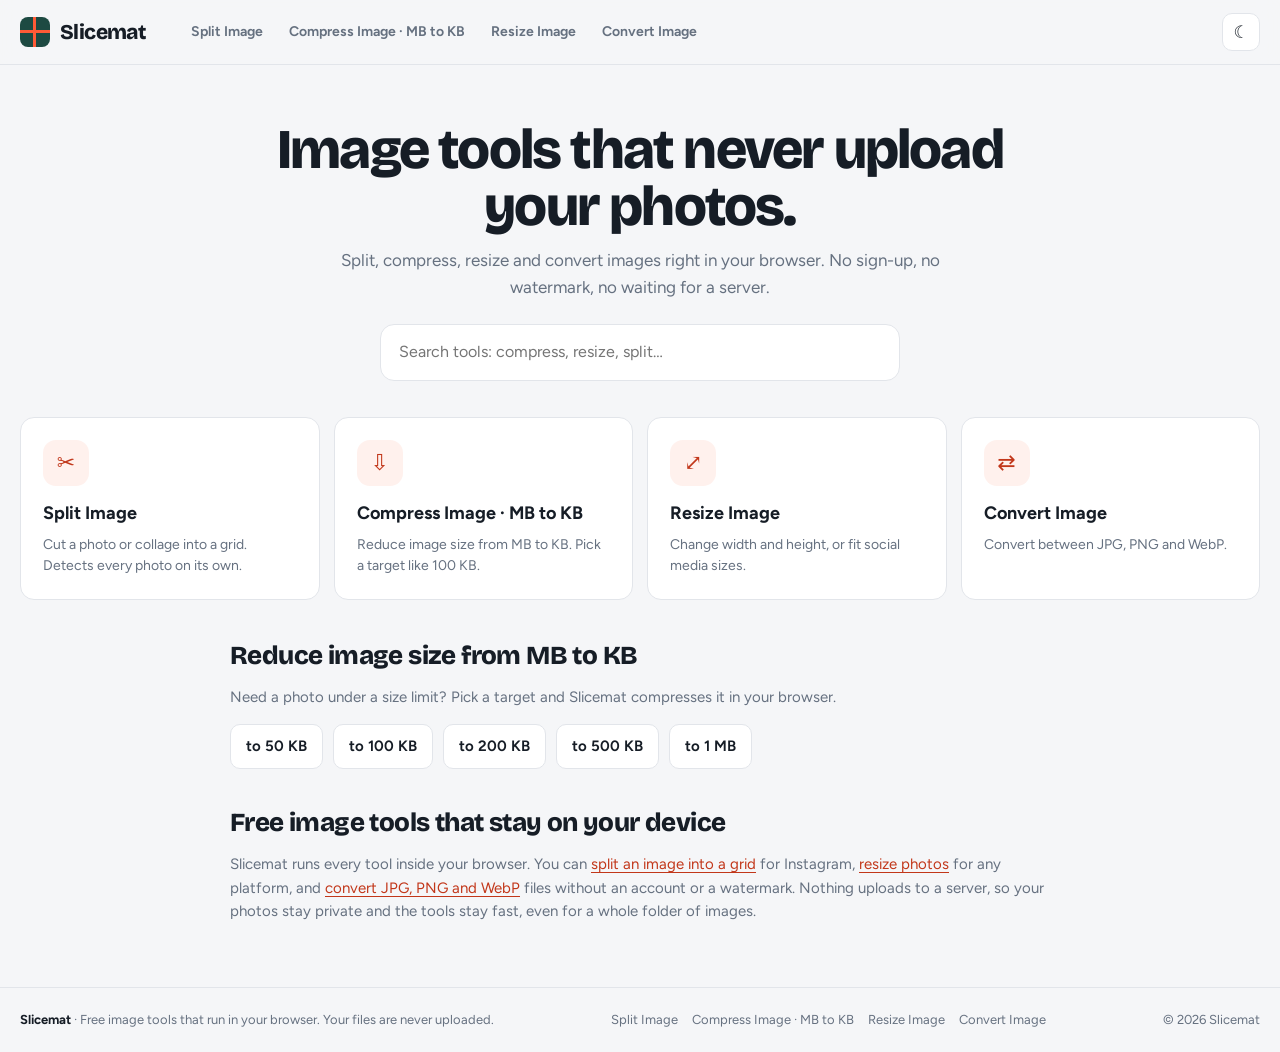
<file: index.html>
<!doctype html><html lang="en"><head><meta charset="utf-8"><meta name="viewport" content="width=device-width,initial-scale=1"><title>Slicemat · Free Image Tools: Split, Compress, Resize, Convert</title><meta name="description" content="Free online image tools that run in your browser: split images into grids, compress MB to KB, resize and convert JPG, PNG and WebP. No uploads."><meta name="theme-color" content="#ffffff"><link rel="preconnect" href="https://fonts.googleapis.com"><link rel="preconnect" href="https://fonts.gstatic.com" crossorigin><link href="https://fonts.googleapis.com/css2?family=Bricolage+Grotesque:opsz,wght@12..96,700;12..96,800&family=Figtree:wght@400;500;600;700;800&display=swap" rel="stylesheet"><link rel="stylesheet" href="assets/hub.css"><script src="assets/hub.js"></script></head><body><header><div class="wrap head"><a class="brand" href="./"><span class="brandmark"></span>Slicemat</a><nav class="main" aria-label="Tools"><a href="split-image/">Split Image</a><a href="compress-image/">Compress Image · MB to KB</a><a href="resize-image/">Resize Image</a><a href="convert-image/">Convert Image</a></nav><div class="headtools"><button class="btn icon" id="theme" aria-label="Toggle dark mode" title="Toggle dark mode">☾</button></div></div></header><div class="wrap"><section class="hero center"><h1>Image tools that never upload your photos.</h1><p>Split, compress, resize and convert images right in your browser. No sign-up, no watermark, no waiting for a server.</p><div class="search"><input id="q" type="search" placeholder="Search tools: compress, resize, split…" aria-label="Search tools"></div></section><div class="tools" id="tools"><a class="tool" href="split-image/" data-k="split image cut a photo or collage into a grid. detects every photo on its own. split grid collage instagram puzzle carousel panels"><div class="ti">✂</div><b>Split Image</b><span>Cut a photo or collage into a grid. Detects every photo on its own.</span></a><a class="tool" href="compress-image/" data-k="compress image · mb to kb reduce image size from mb to kb. pick a target like 100 kb. compress reduce size mb kb shrink jpg optimize"><div class="ti">⇩</div><b>Compress Image · MB to KB</b><span>Reduce image size from MB to KB. Pick a target like 100 KB.</span></a><a class="tool" href="resize-image/" data-k="resize image change width and height, or fit social media sizes. resize scale dimensions pixels instagram width height"><div class="ti">⤢</div><b>Resize Image</b><span>Change width and height, or fit social media sizes.</span></a><a class="tool" href="convert-image/" data-k="convert image convert between jpg, png and webp. convert jpg png webp format change"><div class="ti">⇄</div><b>Convert Image</b><span>Convert between JPG, PNG and WebP.</span></a></div><div class="empty-search hidden" id="none">No tool matches that search yet.</div></div><div class="wrap"><section class="content"><h2>Reduce image size from MB to KB</h2><p>Need a photo under a size limit? Pick a target and Slicemat compresses it in your browser.</p><div class="related"><a class="btn" href="compress-image/?kb=50">to 50 KB</a><a class="btn" href="compress-image/?kb=100">to 100 KB</a><a class="btn" href="compress-image/?kb=200">to 200 KB</a><a class="btn" href="compress-image/?kb=500">to 500 KB</a><a class="btn" href="compress-image/?kb=1024">to 1 MB</a></div><h2>Free image tools that stay on your device</h2><p>Slicemat runs every tool inside your browser. You can <a href="split-image/">split an image into a grid</a> for Instagram, <a href="resize-image/">resize photos</a> for any platform, and <a href="convert-image/">convert JPG, PNG and WebP</a> files without an account or a watermark. Nothing uploads to a server, so your photos stay private and the tools stay fast, even for a whole folder of images.</p></section></div><footer class="footer"><div class="wrap"><div><b>Slicemat</b> · Free image tools that run in your browser. Your files are never uploaded.</div><div class="links"><a href="split-image/">Split Image</a><a href="compress-image/">Compress Image · MB to KB</a><a href="resize-image/">Resize Image</a><a href="convert-image/">Convert Image</a></div><span>© <span id="year"></span> Slicemat</span></div></footer><div class="toast" id="toast" role="status" aria-live="polite"></div><script>document.getElementById('q').oninput=e=>{const v=e.target.value.toLowerCase().trim();let n=0;document.querySelectorAll('#tools .tool').forEach(t=>{const m=!v||t.dataset.k.includes(v);t.classList.toggle('hidden',!m);if(m)n++});document.getElementById('none').classList.toggle('hidden',n>0)}</script></body></html>
</file>
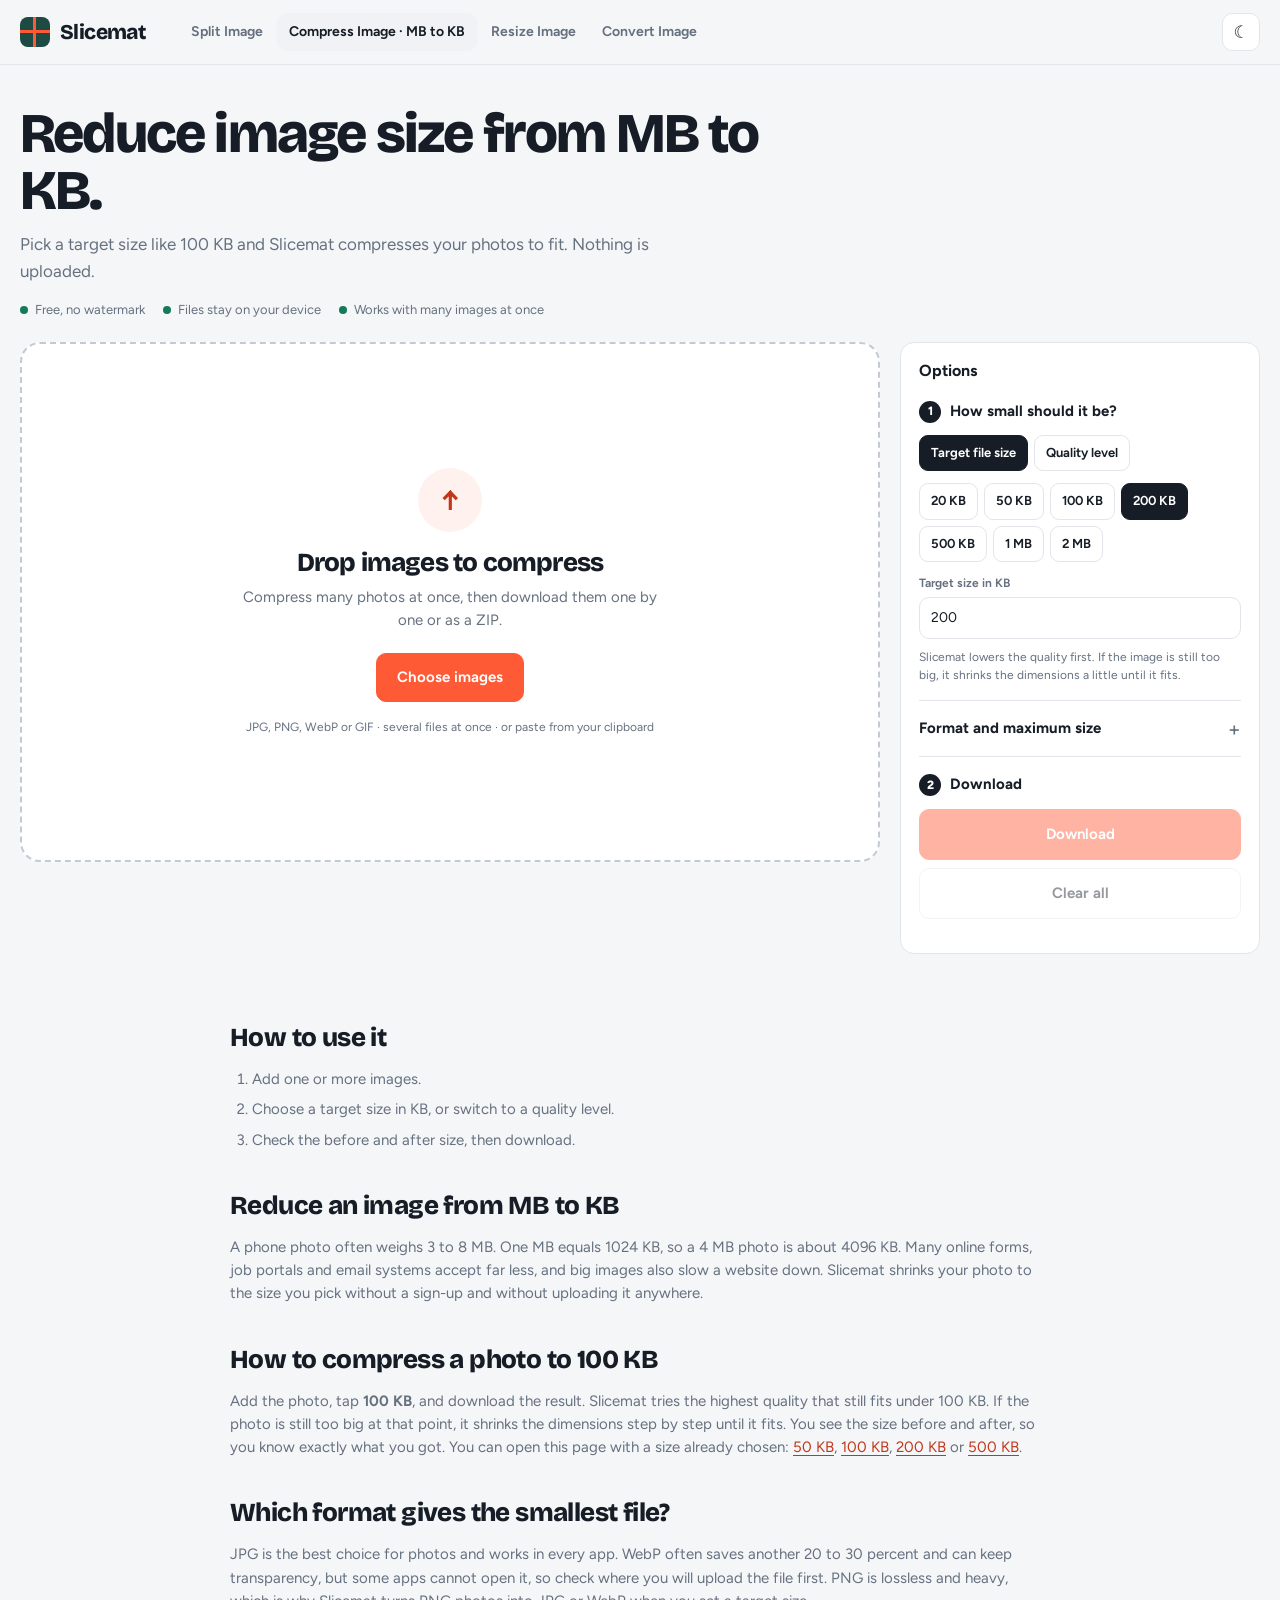
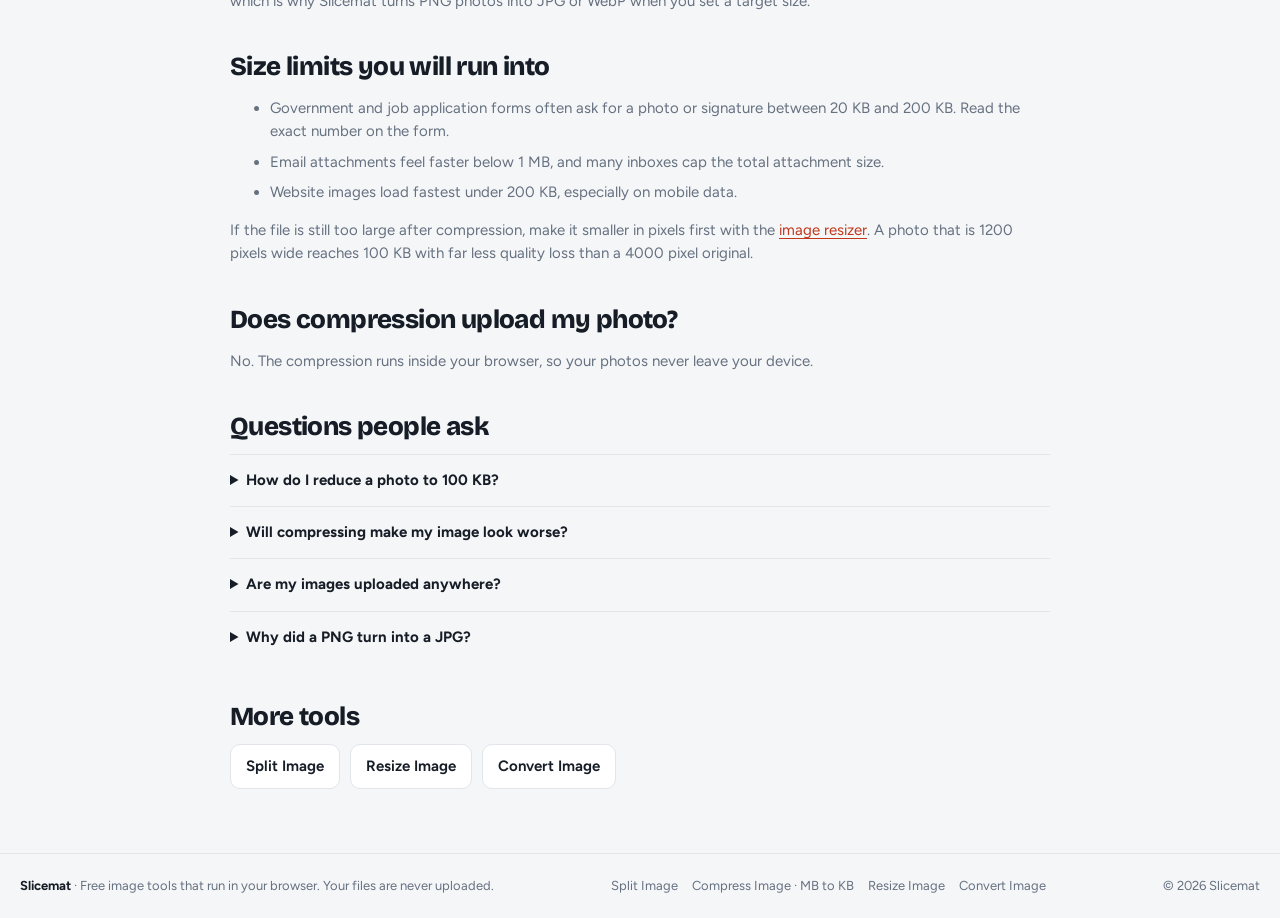
<file: compress-image/index.html>
<!doctype html><html lang="en"><head><meta charset="utf-8"><meta name="viewport" content="width=device-width,initial-scale=1"><title>Compress Image: Reduce MB to KB Online, Free | Slicemat</title><meta name="description" content="Reduce image size from MB to KB online. Set a target like 100 KB, compress JPG, PNG and WebP in your browser. Free, private, no upload."><meta name="theme-color" content="#ffffff"><link rel="preconnect" href="https://fonts.googleapis.com"><link rel="preconnect" href="https://fonts.gstatic.com" crossorigin><link href="https://fonts.googleapis.com/css2?family=Bricolage+Grotesque:opsz,wght@12..96,700;12..96,800&family=Figtree:wght@400;500;600;700;800&display=swap" rel="stylesheet"><link rel="stylesheet" href="../assets/hub.css"><script src="../assets/hub.js"></script></head><body><header><div class="wrap head"><a class="brand" href="../"><span class="brandmark"></span>Slicemat</a><nav class="main" aria-label="Tools"><a href="../split-image/">Split Image</a><a href="../compress-image/" class="on">Compress Image · MB to KB</a><a href="../resize-image/">Resize Image</a><a href="../convert-image/">Convert Image</a></nav><div class="headtools"><button class="btn icon" id="theme" aria-label="Toggle dark mode" title="Toggle dark mode">☾</button></div></div></header><div class="wrap"><section class="hero"><h1>Reduce image size from MB to KB.</h1><p>Pick a target size like 100 KB and Slicemat compresses your photos to fit. Nothing is uploaded.</p><ul class="trust"><li>Free, no watermark</li><li>Files stay on your device</li><li>Works with many images at once</li></ul></section><main class="workspace"><section class="editor"><div class="stage empty" id="stage"><div class="dropzone" id="dropzone"><div class="dropicon">↑</div><h2>Drop images to compress</h2><p>Compress many photos at once, then download them one by one or as a ZIP.</p><div class="dropactions"><button class="btn primary" data-pick="1">Choose images</button></div><div class="callout" style="margin-top:16px">JPG, PNG, WebP or GIF · several files at once · or paste from your clipboard</div></div><div class="filelist hidden" id="list"></div></div><input type="file" id="picker" accept="image/png,image/jpeg,image/webp,image/gif" multiple hidden></section><aside class="panel"><div class="panelhead"><h2>Options</h2></div><section class="group"><div class="gtitle"><span class="step">1</span>How small should it be?</div><div class="seg" id="modes"><button class="chip active" data-m="target">Target file size</button><button class="chip" data-m="quality">Quality level</button></div>
<div id="tgt" style="margin-top:12px"><div class="seg" id="tchips"><button class="chip" data-kb="20">20 KB</button><button class="chip" data-kb="50">50 KB</button><button class="chip" data-kb="100">100 KB</button><button class="chip active" data-kb="200">200 KB</button><button class="chip" data-kb="500">500 KB</button><button class="chip" data-kb="1024">1 MB</button><button class="chip" data-kb="2048">2 MB</button></div><div class="field" style="margin-top:12px"><label for="kb">Target size in KB</label><input id="kb" type="number" min="5" value="200"></div><div class="callout">Slicemat lowers the quality first. If the image is still too big, it shrinks the dimensions a little until it fits.</div></div>
<div id="qual" class="hidden" style="margin-top:12px"><div class="field"><label for="q">Quality: <b id="qv">80</b>%</label><input id="q" type="range" min="10" max="100" value="80"></div></div></section>
<details class="group"><summary>Format and maximum size</summary><div class="field"><label for="fmt">Output format</label><select id="fmt"><option value="image/jpeg">JPG (best for photos)</option><option value="image/webp">WebP (smaller, keeps transparency)</option></select></div><div class="field" style="margin-top:12px"><label for="maxe">Longest side</label><select id="maxe"><option value="0">Keep original size</option><option value="4000">4000 px</option><option value="2560">2560 px</option><option value="1920">1920 px</option><option value="1280">1280 px</option><option value="1080">1080 px</option></select></div></details><section class="group"><div class="gtitle"><span class="step">2</span>Download</div><div class="panelactions"><button class="btn primary wide" id="zip" disabled>Download</button><button class="btn wide" id="clear" disabled>Clear all</button></div></section></aside></main></div><div class="wrap"><section class="content"><h2>How to use it</h2><ol><li>Add one or more images.</li><li>Choose a target size in KB, or switch to a quality level.</li><li>Check the before and after size, then download.</li></ol><h2>Reduce an image from MB to KB</h2>
<p>A phone photo often weighs 3 to 8 MB. One MB equals 1024 KB, so a 4 MB photo is about 4096 KB. Many online forms, job portals and email systems accept far less, and big images also slow a website down. Slicemat shrinks your photo to the size you pick without a sign-up and without uploading it anywhere.</p>
<h2>How to compress a photo to 100 KB</h2>
<p>Add the photo, tap <b>100 KB</b>, and download the result. Slicemat tries the highest quality that still fits under 100 KB. If the photo is still too big at that point, it shrinks the dimensions step by step until it fits. You see the size before and after, so you know exactly what you got. You can open this page with a size already chosen: <a href="./?kb=50">50 KB</a>, <a href="./?kb=100">100 KB</a>, <a href="./?kb=200">200 KB</a> or <a href="./?kb=500">500 KB</a>.</p>
<h2>Which format gives the smallest file?</h2>
<p>JPG is the best choice for photos and works in every app. WebP often saves another 20 to 30 percent and can keep transparency, but some apps cannot open it, so check where you will upload the file first. PNG is lossless and heavy, which is why Slicemat turns PNG photos into JPG or WebP when you set a target size.</p>
<h2>Size limits you will run into</h2>
<ul><li>Government and job application forms often ask for a photo or signature between 20 KB and 200 KB. Read the exact number on the form.</li><li>Email attachments feel faster below 1 MB, and many inboxes cap the total attachment size.</li><li>Website images load fastest under 200 KB, especially on mobile data.</li></ul>
<p>If the file is still too large after compression, make it smaller in pixels first with the <a href="../resize-image/">image resizer</a>. A photo that is 1200 pixels wide reaches 100 KB with far less quality loss than a 4000 pixel original.</p>
<h2>Does compression upload my photo?</h2>
<p>No. The compression runs inside your browser, so your photos never leave your device.</p><h2>Questions people ask</h2><div class="faq"><details><summary>How do I reduce a photo to 100 KB?</summary><p>Add your photo, tap 100 KB in the target list and download the result. Slicemat tries the highest quality that stays under the target. If that is not enough, it shrinks the image a little.</p></details><details><summary>Will compressing make my image look worse?</summary><p>A smaller file always loses some detail. For most photos, you will not notice the difference at moderate targets. Very small targets such as 20 KB can look soft.</p></details><details><summary>Are my images uploaded anywhere?</summary><p>No. The compression happens inside your browser, so your files never leave your device.</p></details><details><summary>Why did a PNG turn into a JPG?</summary><p>JPG and WebP shrink photos far better than PNG. Choose WebP in the format options if you need to keep transparency.</p></details></div><h2>More tools</h2><div class="related"><a class="btn" href="../split-image/">Split Image</a><a class="btn" href="../resize-image/">Resize Image</a><a class="btn" href="../convert-image/">Convert Image</a></div></section></div><script type="application/ld+json">{"@context": "https://schema.org", "@type": "FAQPage", "mainEntity": [{"@type": "Question", "name": "How do I reduce a photo to 100 KB?", "acceptedAnswer": {"@type": "Answer", "text": "Add your photo, tap 100 KB in the target list and download the result. Slicemat tries the highest quality that stays under the target. If that is not enough, it shrinks the image a little."}}, {"@type": "Question", "name": "Will compressing make my image look worse?", "acceptedAnswer": {"@type": "Answer", "text": "A smaller file always loses some detail. For most photos, you will not notice the difference at moderate targets. Very small targets such as 20 KB can look soft."}}, {"@type": "Question", "name": "Are my images uploaded anywhere?", "acceptedAnswer": {"@type": "Answer", "text": "No. The compression happens inside your browser, so your files never leave your device."}}, {"@type": "Question", "name": "Why did a PNG turn into a JPG?", "acceptedAnswer": {"@type": "Answer", "text": "JPG and WebP shrink photos far better than PNG. Choose WebP in the format options if you need to keep transparency."}}]}</script><footer class="footer"><div class="wrap"><div><b>Slicemat</b> · Free image tools that run in your browser. Your files are never uploaded.</div><div class="links"><a href="../split-image/">Split Image</a><a href="../compress-image/">Compress Image · MB to KB</a><a href="../resize-image/">Resize Image</a><a href="../convert-image/">Convert Image</a></div><span>© <span id="year"></span> Slicemat</span></div></footer><div class="toast" id="toast" role="status" aria-live="polite"></div><script>(()=>{const $=id=>document.getElementById(id);let mode='target';{const k=new URLSearchParams(location.search).get('kb');if(k&&+k>=5){$('kb').value=+k;document.querySelectorAll('#tchips .chip').forEach(c=>c.classList.toggle('active',c.dataset.kb===k))}}
document.querySelectorAll('#modes .chip').forEach(b=>b.onclick=()=>{mode=b.dataset.m;document.querySelectorAll('#modes .chip').forEach(c=>c.classList.toggle('active',c===b));$('tgt').classList.toggle('hidden',mode!=='target');$('qual').classList.toggle('hidden',mode==='target');B.run()});
document.querySelectorAll('#tchips .chip').forEach(b=>b.onclick=()=>{$('kb').value=b.dataset.kb;document.querySelectorAll('#tchips .chip').forEach(c=>c.classList.toggle('active',c===b));B.run()});
$('kb').addEventListener('input',()=>document.querySelectorAll('#tchips .chip').forEach(c=>c.classList.toggle('active',c.dataset.kb===$('kb').value)));$('q').addEventListener('input',()=>$('qv').textContent=$('q').value);
async function fit(c,t,target){let lo=.4,hi=.92,best=null;for(let i=0;i<7;i++){const m=(lo+hi)/2,b=await Hub.toBlob(c,t,m);if(b.size<=target){best=b;lo=m}else hi=m}return best}
const B=Hub.batch({process:async(img,file)=>{const type=$('fmt').value,maxE=+$('maxe').value;let w=img.naturalWidth,h=img.naturalHeight;if(maxE&&Math.max(w,h)>maxE){const s=maxE/Math.max(w,h);w=Math.round(w*s);h=Math.round(h*s)}
const mk=(w,h)=>{const c=document.createElement('canvas');c.width=w;c.height=h;const g=c.getContext('2d');if(type==='image/jpeg'){g.fillStyle='#fff';g.fillRect(0,0,w,h)}g.imageSmoothingQuality='high';g.drawImage(img,0,0,w,h);return c};
const name=Hub.base(file.name)+'-compressed.'+Hub.ext(type);
if(mode==='quality')return{blob:await Hub.toBlob(mk(w,h),type,$('q').value/100),name,w,h};
const target=Math.max(5,+$('kb').value||200)*1024;if(file.size<=target&&!maxE&&file.type===type)return{blob:file,name:file.name,w,h,note:1};
const probe=await Hub.toBlob(mk(w,h),type,.7);let sc=probe.size<=target?1:Math.min(1,Math.sqrt(target/(probe.size*.45))),cw=Math.max(1,Math.round(w*sc)),ch=Math.max(1,Math.round(h*sc)),b=await fit(mk(cw,ch),type,target);while(!b&&sc>.08){sc*=.9;cw=Math.max(1,Math.round(w*sc));ch=Math.max(1,Math.round(h*sc));b=await fit(mk(cw,ch),type,target)}
if(!b)b=await Hub.toBlob(mk(cw,ch),type,.04);return{blob:b,name,w:cw,h:ch,scaled:sc<1,miss:b.size>target}},
meta:(f,r)=>{if(r.note)return Hub.fmt(f.size)+' · already under your target, left as it is';const p=Math.round((1-r.blob.size/f.size)*100);return Hub.fmt(f.size)+' → <b>'+Hub.fmt(r.blob.size)+'</b> · '+(p>=0?p+'% smaller':(-p)+'% larger')+(r.scaled?' · resized to '+r.w+'×'+r.h:'')+(r.miss?' · could not reach the target':'')}})})();</script></body></html>
</file>
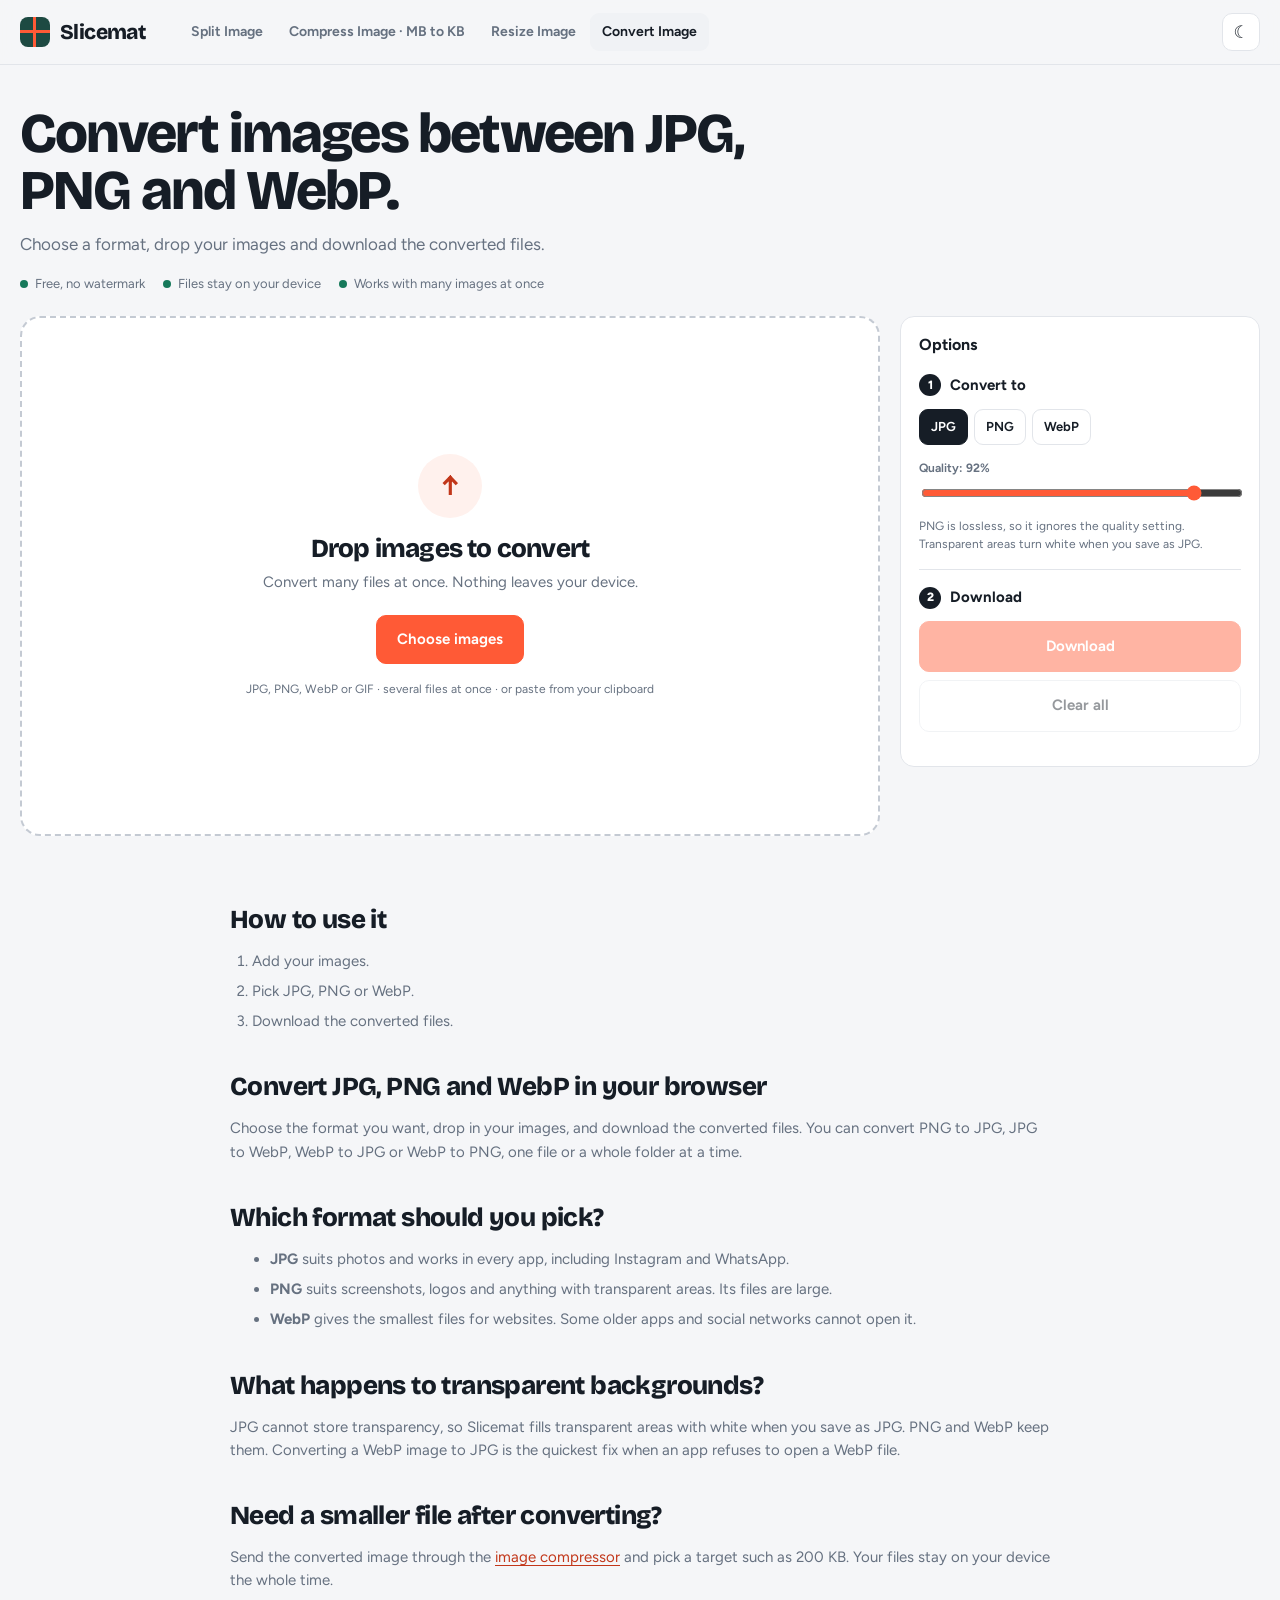
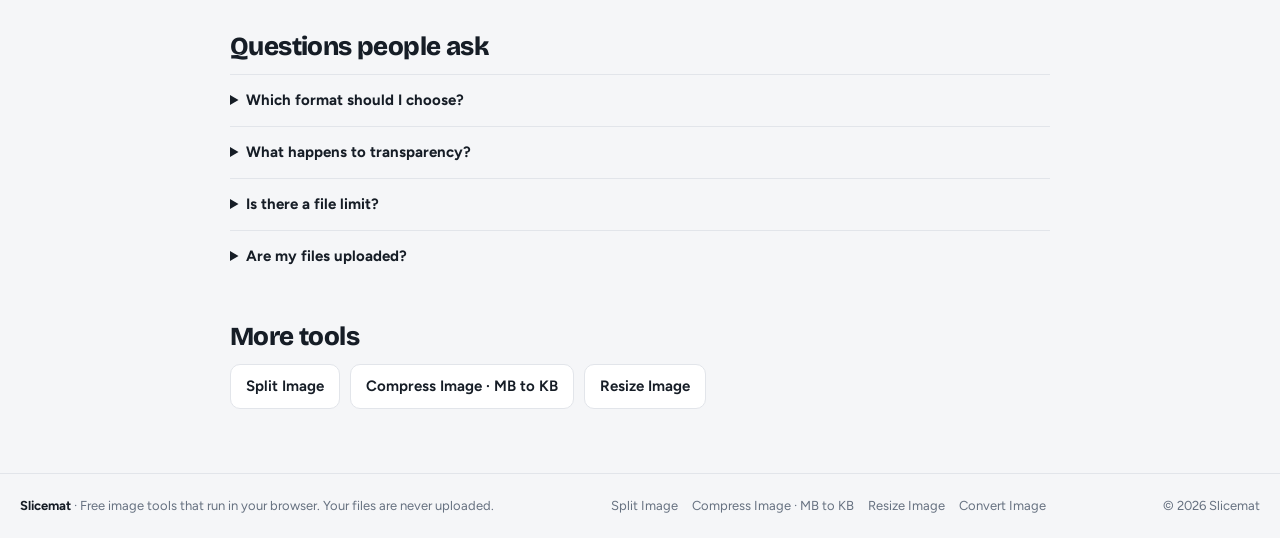
<file: convert-image/index.html>
<!doctype html><html lang="en"><head><meta charset="utf-8"><meta name="viewport" content="width=device-width,initial-scale=1"><title>Convert Image: JPG, PNG, WebP Converter, Free | Slicemat</title><meta name="description" content="Convert images between JPG, PNG and WebP online. Free, private and fast, with no upload and no watermark."><meta name="theme-color" content="#ffffff"><link rel="preconnect" href="https://fonts.googleapis.com"><link rel="preconnect" href="https://fonts.gstatic.com" crossorigin><link href="https://fonts.googleapis.com/css2?family=Bricolage+Grotesque:opsz,wght@12..96,700;12..96,800&family=Figtree:wght@400;500;600;700;800&display=swap" rel="stylesheet"><link rel="stylesheet" href="../assets/hub.css"><script src="../assets/hub.js"></script></head><body><header><div class="wrap head"><a class="brand" href="../"><span class="brandmark"></span>Slicemat</a><nav class="main" aria-label="Tools"><a href="../split-image/">Split Image</a><a href="../compress-image/">Compress Image · MB to KB</a><a href="../resize-image/">Resize Image</a><a href="../convert-image/" class="on">Convert Image</a></nav><div class="headtools"><button class="btn icon" id="theme" aria-label="Toggle dark mode" title="Toggle dark mode">☾</button></div></div></header><div class="wrap"><section class="hero"><h1>Convert images between JPG, PNG and WebP.</h1><p>Choose a format, drop your images and download the converted files.</p><ul class="trust"><li>Free, no watermark</li><li>Files stay on your device</li><li>Works with many images at once</li></ul></section><main class="workspace"><section class="editor"><div class="stage empty" id="stage"><div class="dropzone" id="dropzone"><div class="dropicon">↑</div><h2>Drop images to convert</h2><p>Convert many files at once. Nothing leaves your device.</p><div class="dropactions"><button class="btn primary" data-pick="1">Choose images</button></div><div class="callout" style="margin-top:16px">JPG, PNG, WebP or GIF · several files at once · or paste from your clipboard</div></div><div class="filelist hidden" id="list"></div></div><input type="file" id="picker" accept="image/png,image/jpeg,image/webp,image/gif" multiple hidden></section><aside class="panel"><div class="panelhead"><h2>Options</h2></div><section class="group"><div class="gtitle"><span class="step">1</span>Convert to</div><div class="seg" id="fm"><button class="chip active" data-t="image/jpeg">JPG</button><button class="chip" data-t="image/png">PNG</button><button class="chip" data-t="image/webp">WebP</button></div>
<div class="field" style="margin-top:14px" id="qf"><label for="q">Quality: <b id="qv">92</b>%</label><input id="q" type="range" min="40" max="100" value="92"></div><div class="callout">PNG is lossless, so it ignores the quality setting. Transparent areas turn white when you save as JPG.</div></section><section class="group"><div class="gtitle"><span class="step">2</span>Download</div><div class="panelactions"><button class="btn primary wide" id="zip" disabled>Download</button><button class="btn wide" id="clear" disabled>Clear all</button></div></section></aside></main></div><div class="wrap"><section class="content"><h2>How to use it</h2><ol><li>Add your images.</li><li>Pick JPG, PNG or WebP.</li><li>Download the converted files.</li></ol><h2>Convert JPG, PNG and WebP in your browser</h2>
<p>Choose the format you want, drop in your images, and download the converted files. You can convert PNG to JPG, JPG to WebP, WebP to JPG or WebP to PNG, one file or a whole folder at a time.</p>
<h2>Which format should you pick?</h2>
<ul><li><b>JPG</b> suits photos and works in every app, including Instagram and WhatsApp.</li><li><b>PNG</b> suits screenshots, logos and anything with transparent areas. Its files are large.</li><li><b>WebP</b> gives the smallest files for websites. Some older apps and social networks cannot open it.</li></ul>
<h2>What happens to transparent backgrounds?</h2>
<p>JPG cannot store transparency, so Slicemat fills transparent areas with white when you save as JPG. PNG and WebP keep them. Converting a WebP image to JPG is the quickest fix when an app refuses to open a WebP file.</p>
<h2>Need a smaller file after converting?</h2>
<p>Send the converted image through the <a href="../compress-image/">image compressor</a> and pick a target such as 200 KB. Your files stay on your device the whole time.</p><h2>Questions people ask</h2><div class="faq"><details><summary>Which format should I choose?</summary><p>JPG suits photos, PNG suits graphics and screenshots, and WebP gives small files for the web.</p></details><details><summary>What happens to transparency?</summary><p>JPG cannot store transparency, so transparent areas become white. PNG and WebP keep it.</p></details><details><summary>Is there a file limit?</summary><p>There is no fixed limit. Very large images depend on your device memory.</p></details><details><summary>Are my files uploaded?</summary><p>No. The conversion runs in your browser.</p></details></div><h2>More tools</h2><div class="related"><a class="btn" href="../split-image/">Split Image</a><a class="btn" href="../compress-image/">Compress Image · MB to KB</a><a class="btn" href="../resize-image/">Resize Image</a></div></section></div><script type="application/ld+json">{"@context": "https://schema.org", "@type": "FAQPage", "mainEntity": [{"@type": "Question", "name": "Which format should I choose?", "acceptedAnswer": {"@type": "Answer", "text": "JPG suits photos, PNG suits graphics and screenshots, and WebP gives small files for the web."}}, {"@type": "Question", "name": "What happens to transparency?", "acceptedAnswer": {"@type": "Answer", "text": "JPG cannot store transparency, so transparent areas become white. PNG and WebP keep it."}}, {"@type": "Question", "name": "Is there a file limit?", "acceptedAnswer": {"@type": "Answer", "text": "There is no fixed limit. Very large images depend on your device memory."}}, {"@type": "Question", "name": "Are my files uploaded?", "acceptedAnswer": {"@type": "Answer", "text": "No. The conversion runs in your browser."}}]}</script><footer class="footer"><div class="wrap"><div><b>Slicemat</b> · Free image tools that run in your browser. Your files are never uploaded.</div><div class="links"><a href="../split-image/">Split Image</a><a href="../compress-image/">Compress Image · MB to KB</a><a href="../resize-image/">Resize Image</a><a href="../convert-image/">Convert Image</a></div><span>© <span id="year"></span> Slicemat</span></div></footer><div class="toast" id="toast" role="status" aria-live="polite"></div><script>(()=>{const $=id=>document.getElementById(id);let type='image/jpeg';
document.querySelectorAll('#fm .chip').forEach(b=>b.onclick=()=>{type=b.dataset.t;document.querySelectorAll('#fm .chip').forEach(c=>c.classList.toggle('active',c===b));$('qf').classList.toggle('hidden',type==='image/png');B.run()});$('q').addEventListener('input',()=>$('qv').textContent=$('q').value);
const B=Hub.batch({process:async(img,file)=>{const w=img.naturalWidth,h=img.naturalHeight,c=document.createElement('canvas');c.width=w;c.height=h;const g=c.getContext('2d');if(type==='image/jpeg'){g.fillStyle='#fff';g.fillRect(0,0,w,h)}g.drawImage(img,0,0);return{blob:await Hub.toBlob(c,type,$('q').value/100),name:Hub.base(file.name)+'.'+Hub.ext(type),w,h}},
meta:(f,r)=>f.type.replace('image/','').toUpperCase()+' → <b>'+Hub.ext(r.blob.type).toUpperCase()+'</b> · '+Hub.fmt(f.size)+' → '+Hub.fmt(r.blob.size)})})();</script></body></html>
</file>
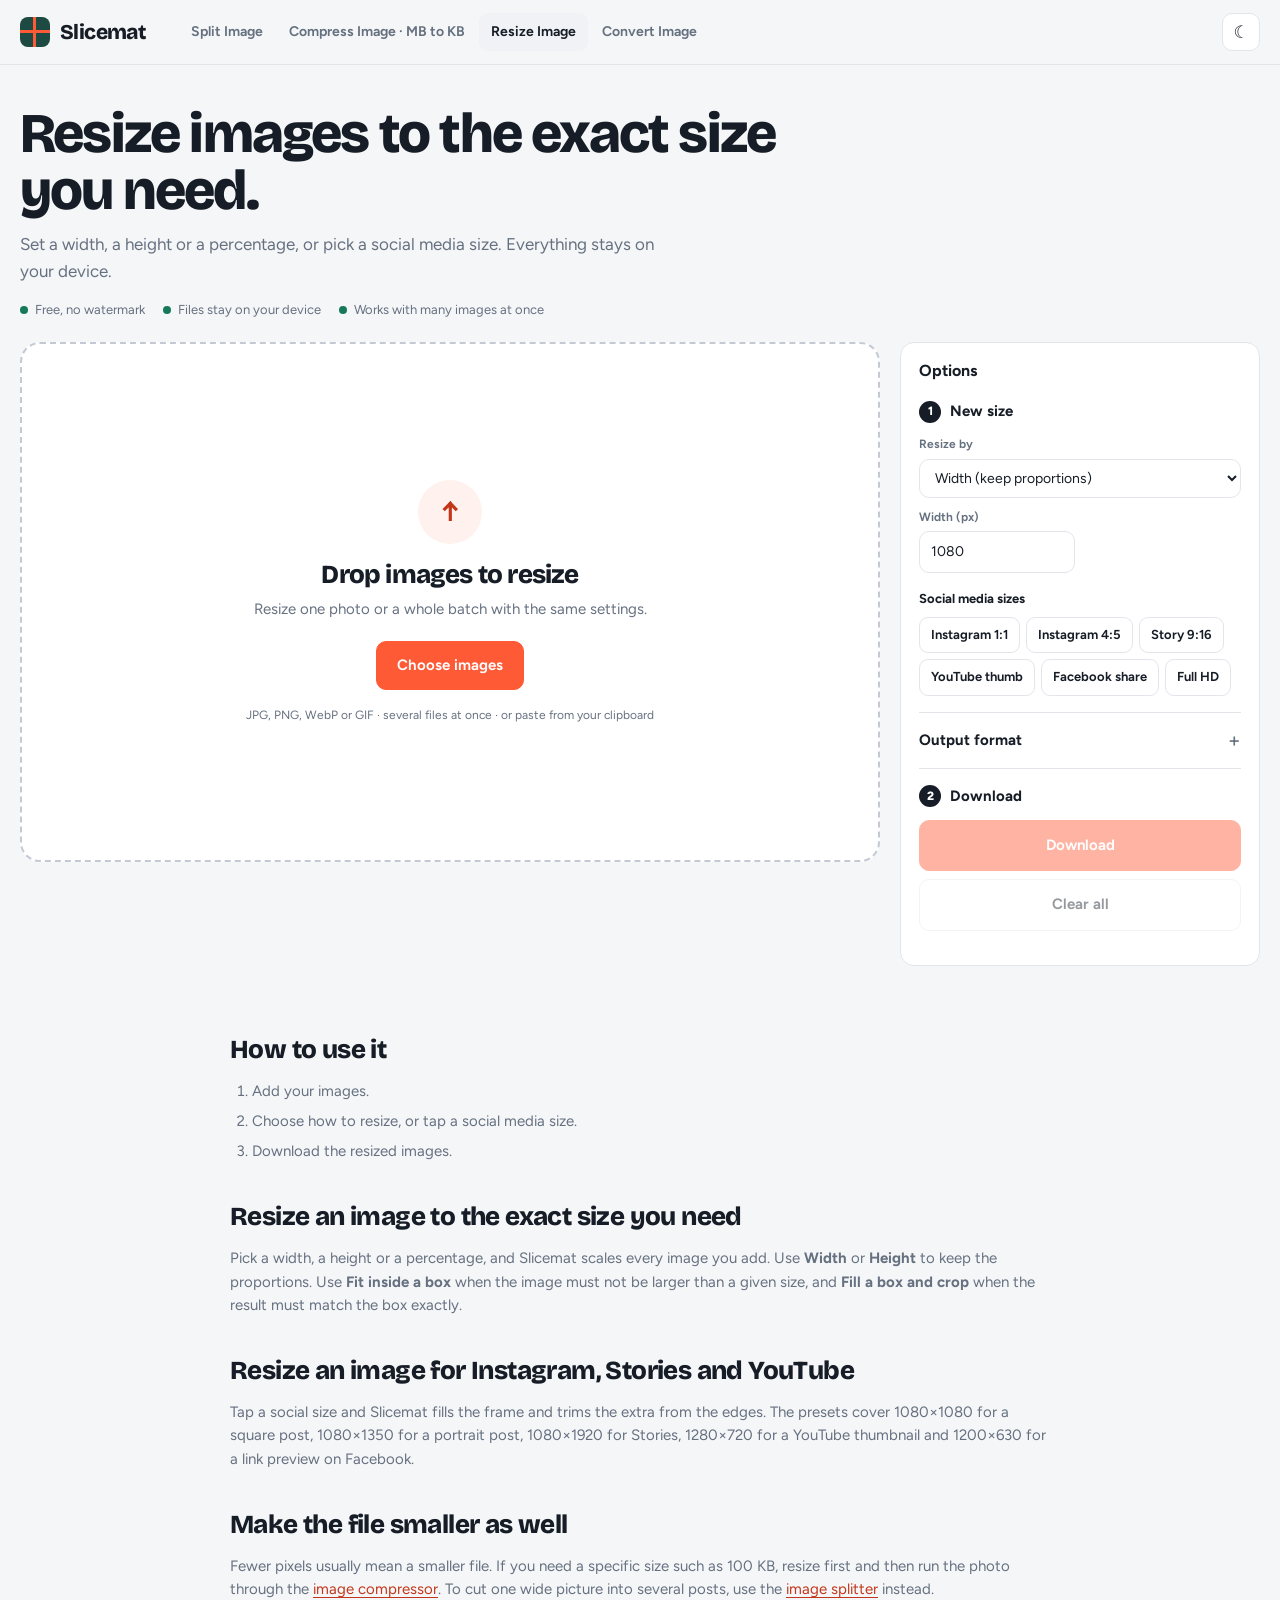
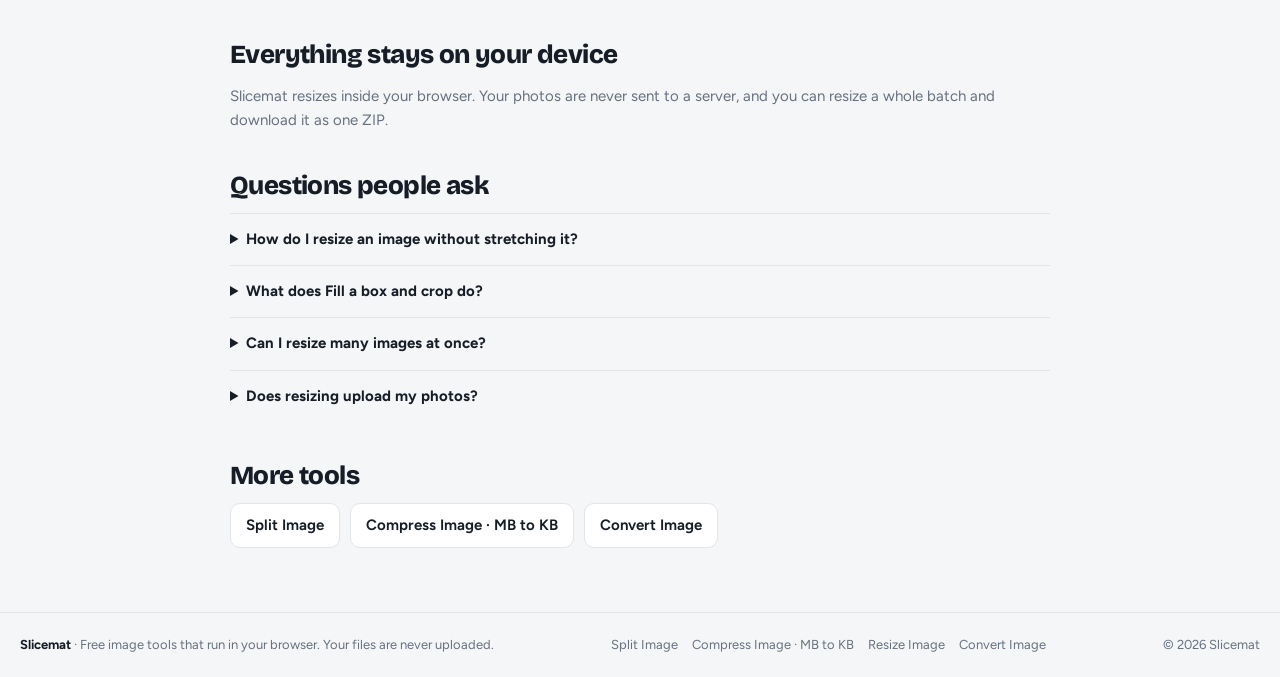
<file: resize-image/index.html>
<!doctype html><html lang="en"><head><meta charset="utf-8"><meta name="viewport" content="width=device-width,initial-scale=1"><title>Resize Image Online: Change Width and Height, Free | Slicemat</title><meta name="description" content="Resize images by pixels or percent, or fit Instagram, Story and YouTube sizes. Free, private and fast, right in your browser."><meta name="theme-color" content="#ffffff"><link rel="preconnect" href="https://fonts.googleapis.com"><link rel="preconnect" href="https://fonts.gstatic.com" crossorigin><link href="https://fonts.googleapis.com/css2?family=Bricolage+Grotesque:opsz,wght@12..96,700;12..96,800&family=Figtree:wght@400;500;600;700;800&display=swap" rel="stylesheet"><link rel="stylesheet" href="../assets/hub.css"><script src="../assets/hub.js"></script></head><body><header><div class="wrap head"><a class="brand" href="../"><span class="brandmark"></span>Slicemat</a><nav class="main" aria-label="Tools"><a href="../split-image/">Split Image</a><a href="../compress-image/">Compress Image · MB to KB</a><a href="../resize-image/" class="on">Resize Image</a><a href="../convert-image/">Convert Image</a></nav><div class="headtools"><button class="btn icon" id="theme" aria-label="Toggle dark mode" title="Toggle dark mode">☾</button></div></div></header><div class="wrap"><section class="hero"><h1>Resize images to the exact size you need.</h1><p>Set a width, a height or a percentage, or pick a social media size. Everything stays on your device.</p><ul class="trust"><li>Free, no watermark</li><li>Files stay on your device</li><li>Works with many images at once</li></ul></section><main class="workspace"><section class="editor"><div class="stage empty" id="stage"><div class="dropzone" id="dropzone"><div class="dropicon">↑</div><h2>Drop images to resize</h2><p>Resize one photo or a whole batch with the same settings.</p><div class="dropactions"><button class="btn primary" data-pick="1">Choose images</button></div><div class="callout" style="margin-top:16px">JPG, PNG, WebP or GIF · several files at once · or paste from your clipboard</div></div><div class="filelist hidden" id="list"></div></div><input type="file" id="picker" accept="image/png,image/jpeg,image/webp,image/gif" multiple hidden></section><aside class="panel"><div class="panelhead"><h2>Options</h2></div><section class="group"><div class="gtitle"><span class="step">1</span>New size</div><div class="field"><label for="rm">Resize by</label><select id="rm"><option value="width">Width (keep proportions)</option><option value="height">Height (keep proportions)</option><option value="pct">Percentage</option><option value="fit">Fit inside a box</option><option value="cover">Fill a box and crop</option><option value="exact">Exact size (stretch)</option></select></div>
<div class="fieldrow"><div class="field" id="fw"><label for="rw">Width (px)</label><input id="rw" type="number" min="1" value="1080"></div><div class="field" id="fh"><label for="rh">Height (px)</label><input id="rh" type="number" min="1" value="1080"></div><div class="field hidden" id="fp"><label for="pc">Percent</label><input id="pc" type="number" min="1" max="400" value="50"></div></div>
<div class="gtitle" style="margin:16px 0 8px;font-size:13px">Social media sizes</div><div class="seg" id="presets"><button class="chip" data-w="1080" data-h="1080">Instagram 1:1</button><button class="chip" data-w="1080" data-h="1350">Instagram 4:5</button><button class="chip" data-w="1080" data-h="1920">Story 9:16</button><button class="chip" data-w="1280" data-h="720">YouTube thumb</button><button class="chip" data-w="1200" data-h="630">Facebook share</button><button class="chip" data-w="1920" data-h="1080">Full HD</button></div></section>
<details class="group"><summary>Output format</summary><div class="field"><label for="fmt">Format</label><select id="fmt"><option value="same">Same as original</option><option value="image/jpeg">JPG</option><option value="image/png">PNG</option><option value="image/webp">WebP</option></select></div><div class="field" style="margin-top:12px"><label for="q">Quality: <b id="qv">92</b>%</label><input id="q" type="range" min="40" max="100" value="92"></div></details><section class="group"><div class="gtitle"><span class="step">2</span>Download</div><div class="panelactions"><button class="btn primary wide" id="zip" disabled>Download</button><button class="btn wide" id="clear" disabled>Clear all</button></div></section></aside></main></div><div class="wrap"><section class="content"><h2>How to use it</h2><ol><li>Add your images.</li><li>Choose how to resize, or tap a social media size.</li><li>Download the resized images.</li></ol><h2>Resize an image to the exact size you need</h2>
<p>Pick a width, a height or a percentage, and Slicemat scales every image you add. Use <b>Width</b> or <b>Height</b> to keep the proportions. Use <b>Fit inside a box</b> when the image must not be larger than a given size, and <b>Fill a box and crop</b> when the result must match the box exactly.</p>
<h2>Resize an image for Instagram, Stories and YouTube</h2>
<p>Tap a social size and Slicemat fills the frame and trims the extra from the edges. The presets cover 1080×1080 for a square post, 1080×1350 for a portrait post, 1080×1920 for Stories, 1280×720 for a YouTube thumbnail and 1200×630 for a link preview on Facebook.</p>
<h2>Make the file smaller as well</h2>
<p>Fewer pixels usually mean a smaller file. If you need a specific size such as 100 KB, resize first and then run the photo through the <a href="../compress-image/">image compressor</a>. To cut one wide picture into several posts, use the <a href="../split-image/">image splitter</a> instead.</p>
<h2>Everything stays on your device</h2>
<p>Slicemat resizes inside your browser. Your photos are never sent to a server, and you can resize a whole batch and download it as one ZIP.</p><h2>Questions people ask</h2><div class="faq"><details><summary>How do I resize an image without stretching it?</summary><p>Use Width or Height and keep the other side empty in your mind: Slicemat keeps the proportions for you. Fit inside a box also keeps proportions.</p></details><details><summary>What does Fill a box and crop do?</summary><p>It scales the image until the box is full, then trims the extra from the edges. It suits Instagram, Story and thumbnail sizes.</p></details><details><summary>Can I resize many images at once?</summary><p>Yes. Add them all and every image gets the same settings. Download them together as a ZIP.</p></details><details><summary>Does resizing upload my photos?</summary><p>No. Your images are processed in your browser and never sent to a server.</p></details></div><h2>More tools</h2><div class="related"><a class="btn" href="../split-image/">Split Image</a><a class="btn" href="../compress-image/">Compress Image · MB to KB</a><a class="btn" href="../convert-image/">Convert Image</a></div></section></div><script type="application/ld+json">{"@context": "https://schema.org", "@type": "FAQPage", "mainEntity": [{"@type": "Question", "name": "How do I resize an image without stretching it?", "acceptedAnswer": {"@type": "Answer", "text": "Use Width or Height and keep the other side empty in your mind: Slicemat keeps the proportions for you. Fit inside a box also keeps proportions."}}, {"@type": "Question", "name": "What does Fill a box and crop do?", "acceptedAnswer": {"@type": "Answer", "text": "It scales the image until the box is full, then trims the extra from the edges. It suits Instagram, Story and thumbnail sizes."}}, {"@type": "Question", "name": "Can I resize many images at once?", "acceptedAnswer": {"@type": "Answer", "text": "Yes. Add them all and every image gets the same settings. Download them together as a ZIP."}}, {"@type": "Question", "name": "Does resizing upload my photos?", "acceptedAnswer": {"@type": "Answer", "text": "No. Your images are processed in your browser and never sent to a server."}}]}</script><footer class="footer"><div class="wrap"><div><b>Slicemat</b> · Free image tools that run in your browser. Your files are never uploaded.</div><div class="links"><a href="../split-image/">Split Image</a><a href="../compress-image/">Compress Image · MB to KB</a><a href="../resize-image/">Resize Image</a><a href="../convert-image/">Convert Image</a></div><span>© <span id="year"></span> Slicemat</span></div></footer><div class="toast" id="toast" role="status" aria-live="polite"></div><script>(()=>{const $=id=>document.getElementById(id);
function ui(){const m=$('rm').value;$('fw').classList.toggle('hidden',['height','pct'].includes(m));$('fh').classList.toggle('hidden',['width','pct'].includes(m));$('fp').classList.toggle('hidden',m!=='pct')}
$('rm').onchange=ui;ui();$('q').addEventListener('input',()=>$('qv').textContent=$('q').value);
document.querySelectorAll('#presets .chip').forEach(b=>b.onclick=()=>{$('rw').value=b.dataset.w;$('rh').value=b.dataset.h;$('rm').value='cover';ui();document.querySelectorAll('#presets .chip').forEach(c=>c.classList.toggle('active',c===b));B.run()});
const B=Hub.batch({process:async(img,file)=>{const m=$('rm').value,ow=img.naturalWidth,oh=img.naturalHeight,RW=+$('rw').value||ow,RH=+$('rh').value||oh;let W=ow,H=oh,sx=0,sy=0,sw=ow,sh=oh;
if(m==='width'){W=RW;H=oh*RW/ow}else if(m==='height'){H=RH;W=ow*RH/oh}else if(m==='pct'){const s=(+$('pc').value||100)/100;W=ow*s;H=oh*s}else if(m==='fit'){const s=Math.min(RW/ow,RH/oh);W=ow*s;H=oh*s}else if(m==='exact'){W=RW;H=RH}else{W=RW;H=RH;const s=Math.max(RW/ow,RH/oh);sw=RW/s;sh=RH/s;sx=(ow-sw)/2;sy=(oh-sh)/2}
W=Math.max(1,Math.min(16000,Math.round(W)));H=Math.max(1,Math.min(16000,Math.round(H)));const type=Hub.outType(file,$('fmt').value),c=document.createElement('canvas');c.width=W;c.height=H;const g=c.getContext('2d');if(type==='image/jpeg'){g.fillStyle='#fff';g.fillRect(0,0,W,H)}g.imageSmoothingQuality='high';g.drawImage(img,sx,sy,sw,sh,0,0,W,H);
return{blob:await Hub.toBlob(c,type,$('q').value/100),name:Hub.base(file.name)+'-'+W+'x'+H+'.'+Hub.ext(type),w:W,h:H,ow,oh}},
meta:(f,r)=>r.ow+'×'+r.oh+' → <b>'+r.w+'×'+r.h+'</b> · '+Hub.fmt(f.size)+' → '+Hub.fmt(r.blob.size)})})();</script></body></html>
</file>
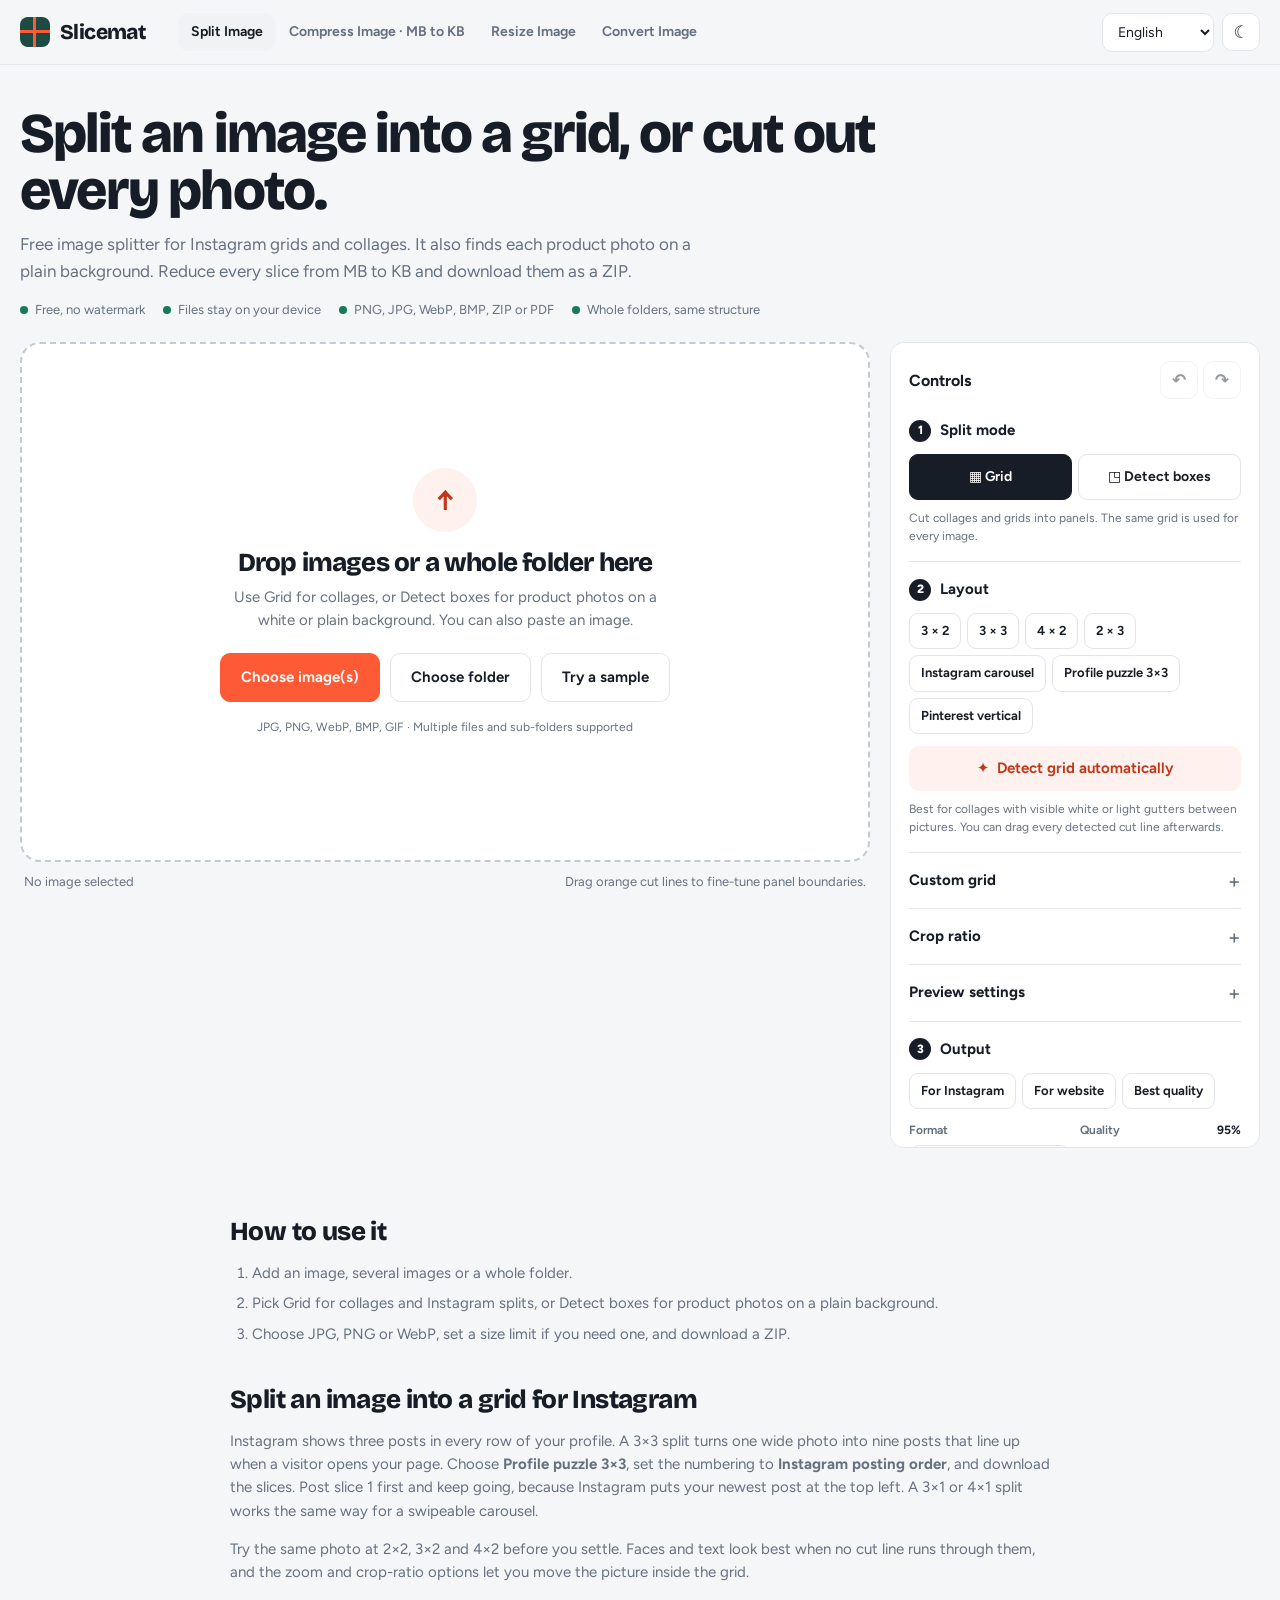
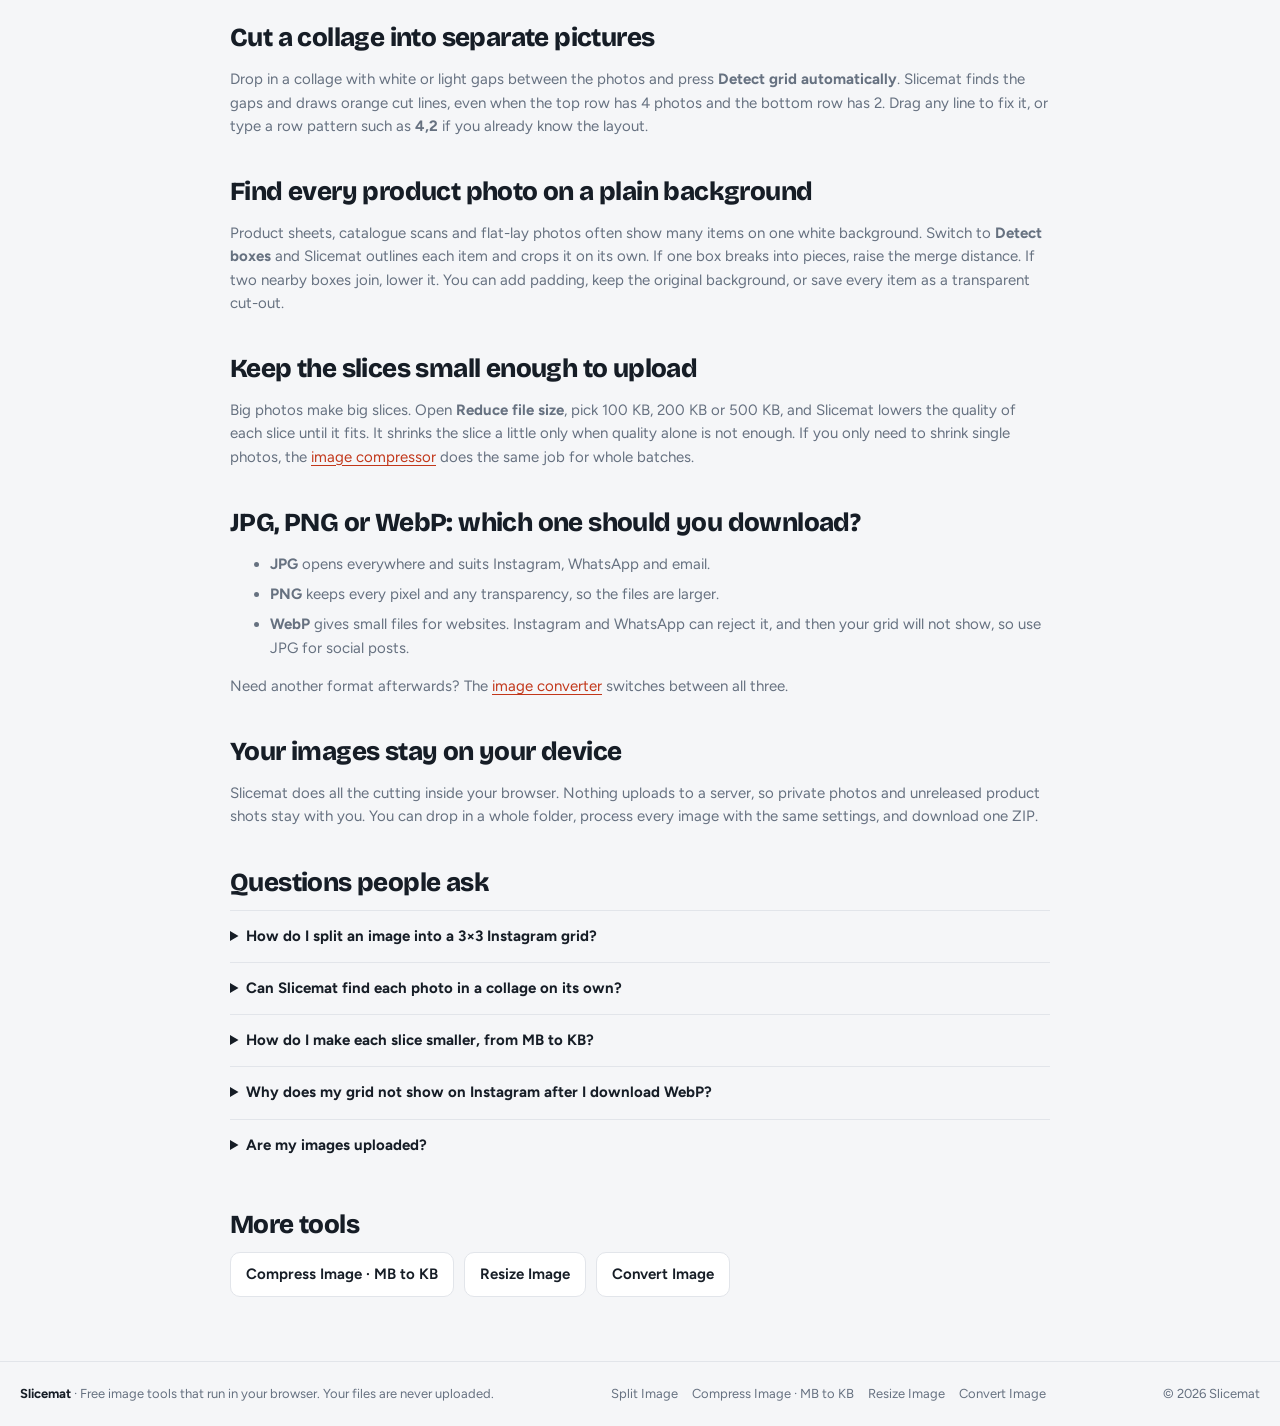
<file: split-image/index.html>
<!doctype html>
<html lang="en">
<head>
<meta charset="utf-8"><meta name="viewport" content="width=device-width,initial-scale=1">
<meta name="theme-color" content="#ffffff">
<meta name="description" content="Split an image into a grid for Instagram, cut a collage into separate photos, or crop every product photo on a plain background. Free, private, no upload.">
<link rel="manifest" href="manifest.webmanifest">
<link rel="preconnect" href="https://fonts.googleapis.com"><link rel="preconnect" href="https://fonts.gstatic.com" crossorigin>
<link href="https://fonts.googleapis.com/css2?family=Bricolage+Grotesque:opsz,wght@12..96,700;12..96,800&family=Figtree:wght@400;500;600;700;800&display=swap" rel="stylesheet">
<title>Split Image Online: Free Image Splitter and Grid Maker | Slicemat</title>
<style>
:root{color-scheme:light;--bg:#f5f6f8;--surface:#fff;--soft:#f0f2f5;--ink:#161d26;--on-ink:#fff;--muted:#667180;--line:#e2e5ea;--cta:#ff5a36;--cta2:#ee4a26;--tint:#fff1ed;--tint-ink:#c2371a;--good:#16795a;--bad:#c0392f;--blue:#2f4bff;--r:14px;--check:#e9ecf0}
[data-theme="dark"]{color-scheme:dark;--bg:#0f1418;--surface:#171e25;--soft:#1e2830;--ink:#eef2f5;--on-ink:#10161b;--muted:#9aa7b4;--line:#2b3641;--tint:#3a211b;--tint-ink:#ff9a80;--good:#5fc8a0;--bad:#ff8c82;--check:#26313b}
*{box-sizing:border-box}html{scroll-behavior:smooth}
body{margin:0;background:var(--bg);color:var(--ink);font:15px/1.55 Figtree,system-ui,-apple-system,"Segoe UI",sans-serif;-webkit-text-size-adjust:100%}
button,input,select{font:inherit;color:inherit}button{cursor:pointer}button:disabled,input:disabled,select:disabled{opacity:.45;cursor:not-allowed}
:focus-visible{outline:3px solid var(--blue);outline-offset:2px}
.wrap{width:min(1360px,calc(100% - 40px));margin:auto}.hidden,[hidden]{display:none!important}.muted{color:var(--muted)}
header{position:sticky;top:0;z-index:20;background:color-mix(in srgb,var(--bg) 88%,transparent);backdrop-filter:blur(10px);border-bottom:1px solid var(--line)}
.head{display:flex;align-items:center;justify-content:space-between;gap:16px;height:64px}
.brand{display:flex;align-items:center;gap:10px;font:800 21px 'Bricolage Grotesque',Figtree,sans-serif;letter-spacing:-.6px;color:var(--ink);text-decoration:none}
.brandmark{width:30px;height:30px;border-radius:8px;background:#1d4a42;position:relative;overflow:hidden}.brandmark:before,.brandmark:after{content:"";position:absolute;background:var(--cta)}.brandmark:before{left:13px;top:0;bottom:0;width:3px}.brandmark:after{top:13px;left:0;right:0;height:3px}
.headtools{display:flex;gap:8px;align-items:center}
.btn{display:inline-flex;align-items:center;justify-content:center;gap:8px;border:1px solid var(--line);background:var(--surface);color:var(--ink);border-radius:10px;padding:10px 15px;font-weight:650;transition:background .15s,border-color .15s}
.btn:hover:not(:disabled){background:var(--soft);border-color:#c3c9d1}
.btn.primary{background:var(--cta);border-color:var(--cta);color:#fff}.btn.primary:hover:not(:disabled){background:var(--cta2);border-color:var(--cta2)}
.btn.gold{background:var(--tint);border-color:transparent;color:var(--tint-ink)}.btn.gold:hover:not(:disabled){background:var(--tint);filter:brightness(.97);border-color:transparent}
.btn.soft{background:var(--soft)}.btn.small{padding:7px 11px;font-size:13px}.btn.icon{width:38px;height:38px;padding:0;font-size:17px}.btn.on{border-color:var(--cta);box-shadow:0 0 0 3px var(--tint)}
.textinput,select,input[type=number],input.textinput{border:1px solid var(--line);border-radius:10px;background:var(--surface);color:var(--ink);padding:9px 11px;font-size:14px;min-width:0}
input[type=range]{width:100%;accent-color:var(--cta);margin:4px 0 0}
input[type=color]{width:100%;height:40px;padding:3px;border:1px solid var(--line);border-radius:10px;background:var(--surface);cursor:pointer}
.hero{padding:40px 0 22px;max-width:860px}
.hero h1{font:800 clamp(32px,5vw,56px)/1.02 'Bricolage Grotesque',Figtree,sans-serif;letter-spacing:-1.8px;margin:0 0 12px}
.hero p{margin:0;color:var(--muted);font-size:17px;max-width:680px}
.trust{display:flex;flex-wrap:wrap;gap:8px 18px;list-style:none;padding:0;margin:16px 0 0;font-size:13px;color:var(--muted)}.trust li:before{content:"";display:inline-block;width:8px;height:8px;border-radius:50%;background:var(--good);margin-right:7px;margin-inline-end:7px}
.workspace{display:grid;grid-template-columns:minmax(0,1fr) 370px;gap:20px;align-items:start;padding-bottom:30px}.editor{min-width:0}
.stage{position:relative;min-height:520px;border:1px solid var(--line);border-radius:20px;background:var(--soft) radial-gradient(circle,var(--line) 1px,transparent 1.4px) 0 0/20px 20px;display:grid;place-items:center;padding:22px;overflow:hidden}
.stage.empty{background:var(--surface);border:2px dashed #c4cad3}.stage.empty:hover,.stage.over{border-color:var(--cta)}
.stage canvas{display:block;max-width:100%;max-height:74vh;touch-action:none;cursor:crosshair;background:#fff;border-radius:4px;box-shadow:0 1px 2px #0002,0 18px 40px -12px #0004}
.stage.picking canvas{cursor:copy}
.stage.over:after{content:attr(data-drop);position:absolute;inset:10px;border:3px dashed var(--cta);border-radius:14px;display:grid;place-items:center;background:color-mix(in srgb,var(--surface) 88%,transparent);font-weight:800;font-size:22px;pointer-events:none}
.dropzone{text-align:center;width:min(540px,100%);padding:20px}
.dropicon{width:64px;height:64px;border-radius:50%;margin:0 auto 16px;background:var(--tint);color:var(--tint-ink);display:grid;place-items:center;font-size:28px;font-weight:700}
.dropzone h2{font:800 26px/1.15 'Bricolage Grotesque',Figtree,sans-serif;letter-spacing:-.8px;margin:0 0 8px}.dropzone p{color:var(--muted);margin:0 auto 20px;max-width:440px}
.dropactions{display:flex;justify-content:center;gap:10px;flex-wrap:wrap}.dropactions .btn{padding:12px 20px}
.dropzone .callout{text-align:center;margin-top:16px}
.stagehint{display:flex;justify-content:space-between;gap:10px;flex-wrap:wrap;color:var(--muted);font-size:13px;padding:10px 4px}
.queue{display:flex;gap:8px;overflow:auto;padding:2px 0 10px}
.qitem{border:1px solid var(--line);background:var(--surface);border-radius:12px;padding:7px 10px;display:flex;gap:9px;align-items:center;min-width:170px;max-width:240px;text-align:left;text-align:start;flex:none}.qitem.active{border-color:var(--cta);box-shadow:0 0 0 3px var(--tint)}
.qitem img{width:36px;height:36px;object-fit:cover;border-radius:7px;background:var(--soft);flex:none}.qitem span{display:block;min-width:0;overflow:hidden;text-overflow:ellipsis;white-space:nowrap;font-size:13px;font-weight:650}.qitem small{display:block;color:var(--muted);font-size:11px;font-weight:500;overflow:hidden;text-overflow:ellipsis;white-space:nowrap}.qitem .remove{border:0;background:transparent;color:var(--muted);padding:2px 5px;margin-left:auto;margin-inline-start:auto}
.panel{background:var(--surface);border:1px solid var(--line);border-radius:var(--r);padding:6px 18px 18px;position:sticky;top:78px;max-height:calc(100vh - 94px);overflow:auto}
.panelhead{display:flex;justify-content:space-between;align-items:center;padding:12px 0 4px}.panel h2{font:700 16px Figtree,sans-serif;margin:0}
.group{padding:16px 0;border-top:1px solid var(--line)}.panelhead+.group{border-top:0}
.gtitle{display:flex;align-items:center;gap:9px;font-weight:700;font-size:15px;margin-bottom:12px}.step{display:grid;place-items:center;width:22px;height:22px;border-radius:50%;background:var(--ink);color:var(--on-ink);font-size:12px;font-weight:800}
.help{font-size:12px;color:var(--muted);font-weight:500;line-height:1.45;margin-top:4px}
details.group>summary{list-style:none;display:flex;justify-content:space-between;align-items:center;cursor:pointer;font-weight:700;font-size:15px}details.group>summary::-webkit-details-marker{display:none}
details.group>summary:after{content:"+";font-size:20px;line-height:1;color:var(--muted);font-weight:500}details[open].group>summary:after{content:"–"}details.group[open]>summary{margin-bottom:12px}
.seg{display:flex;flex-wrap:wrap;gap:6px}.chip{background:var(--surface);border:1px solid var(--line);border-radius:9px;padding:7px 11px;font-size:13px;font-weight:650}.chip:hover{border-color:#aab1bb}.chip.active{background:var(--ink);color:var(--on-ink);border-color:var(--ink)}
.modeseg{display:grid;grid-template-columns:1fr 1fr;gap:6px}.modeseg .chip{padding:11px 8px;font-size:14px}
.fieldrow{display:grid;grid-template-columns:1fr 1fr;gap:10px;margin-top:10px}.field{margin-top:10px}.fieldrow .field{margin-top:0}
.field label,.fieldlabel{display:flex;justify-content:space-between;gap:8px;font-size:12px;color:var(--muted);font-weight:650;margin-bottom:5px}.field label b{color:var(--ink);font-weight:700}.field input:not([type=range]):not([type=checkbox]),.field select{width:100%}
.inlinecheck{display:flex;align-items:center;gap:9px;font-size:14px;margin-top:10px}.inlinecheck input{width:17px;height:17px;accent-color:var(--cta);flex:none}
.callout{font-size:12px;color:var(--muted);margin-top:9px;line-height:1.5}
.autoresult{display:none;margin-top:10px;color:var(--good);font-size:13px;font-weight:650}.autoresult.show{display:block}.autoresult.bad{color:var(--bad)}
.swatch{display:inline-block;width:12px;height:12px;border-radius:3px;border:1px solid var(--line);vertical-align:-1px;margin:0 3px}
.panelactions{display:grid;grid-template-columns:1fr 1fr;gap:8px}.panelactions .wide{grid-column:1/-1;padding:13px}
.results,.report{background:var(--surface);border:1px solid var(--line);border-radius:var(--r);padding:22px;margin-bottom:24px}
.resulthead{display:flex;justify-content:space-between;gap:14px;align-items:center;flex-wrap:wrap;margin-bottom:16px}.resulthead h2{margin:0;font:800 24px 'Bricolage Grotesque',Figtree,sans-serif;letter-spacing:-.6px}.resulthead p{margin:3px 0 0;color:var(--muted);font-size:13px}.resultbtns{display:flex;gap:8px;flex-wrap:wrap}
.slices{display:grid;grid-template-columns:repeat(auto-fill,minmax(150px,1fr));gap:12px}
.slice{border:1px solid var(--line);background:var(--soft);border-radius:12px;padding:8px;min-width:0}
.slice canvas{width:100%;height:170px;object-fit:contain;display:block;border-radius:6px;background:conic-gradient(var(--check) 25%,var(--surface) 0 50%,var(--check) 0 75%,var(--surface) 0) 0 0/16px 16px}
.slice .smeta{font-size:12px;font-weight:700;padding:8px 2px 6px;display:flex;justify-content:space-between;gap:6px}.slice .smeta small{color:var(--muted);font-weight:500}.slice button{width:100%}
.report table{width:100%;border-collapse:collapse;font-size:13px}.report td{padding:7px 8px;border-top:1px solid var(--line);word-break:break-all}.report td:last-child{white-space:nowrap;text-align:right;text-align:end;font-weight:650}.report tr.flag td{color:var(--bad)}
.reportwrap{max-height:340px;overflow:auto}
.footer{border-top:1px solid var(--line);padding:22px 0;color:var(--muted);font-size:13px;margin-top:26px}.footer .wrap{display:flex;justify-content:space-between;gap:12px;flex-wrap:wrap}.footer b{color:var(--ink)}
.toast{position:fixed;bottom:22px;left:50%;transform:translate(-50%,16px);background:var(--ink);color:var(--on-ink);padding:11px 18px;border-radius:12px;opacity:0;pointer-events:none;transition:.2s;z-index:60;font-size:14px;max-width:min(92vw,600px);text-align:center}.toast.show{opacity:1;transform:translate(-50%,0)}
.progress{position:fixed;inset:0;z-index:55;background:#0008;display:grid;place-items:center;padding:20px}
.pbox{background:var(--surface);border-radius:16px;padding:22px;width:min(460px,100%);box-shadow:0 20px 60px #0006}
.pbox b{display:block;font-size:17px;margin-bottom:12px}.pbar{height:10px;border-radius:99px;background:var(--soft);overflow:hidden}.pbar i{display:block;height:100%;width:0;background:var(--cta);transition:width .15s}
.ptext{font-size:13px;color:var(--muted);margin:10px 0 14px;overflow:hidden;text-overflow:ellipsis;white-space:nowrap}
@media(max-width:1000px){.workspace{grid-template-columns:1fr}.panel{position:static;max-height:none}.stage,.stage.empty{min-height:340px}}
@media(max-width:560px){.wrap{width:calc(100% - 24px)}.hero{padding-top:26px}.stage,.stage.empty{min-height:280px;padding:12px}.slices{grid-template-columns:repeat(2,minmax(0,1fr))}.resultbtns,.resultbtns .btn{width:100%}.headtools select{width:96px!important}.panel{padding:2px 14px 14px}}
@media(prefers-reduced-motion:reduce){*{transition:none!important;scroll-behavior:auto!important}}
.warnhelp{color:var(--tint-ink)!important;background:var(--tint);padding:8px 10px;border-radius:9px;font-weight:600}
header .head{gap:12px}nav.main{display:flex;gap:2px;margin-right:auto;margin-left:22px}nav.main a{padding:8px 12px;border-radius:9px;color:var(--muted);text-decoration:none;font-weight:650;font-size:14px}nav.main a:hover,nav.main a.on{background:var(--soft);color:var(--ink)}
.hero.center{margin:0 auto;text-align:center;padding:56px 0 26px}.hero.center p{margin:0 auto}.hero.center .trust{justify-content:center}
.search{margin:24px auto 0;max-width:520px}.search input{width:100%;border:1px solid var(--line);background:var(--surface);border-radius:14px;padding:15px 18px;font-size:16px}
.tools{display:grid;grid-template-columns:repeat(auto-fill,minmax(260px,1fr));gap:14px;margin:10px 0 40px}
.tool{display:flex;flex-direction:column;gap:6px;padding:22px;background:var(--surface);border:1px solid var(--line);border-radius:var(--r);text-decoration:none;color:inherit;transition:border-color .15s,transform .15s}.tool:hover{border-color:var(--cta);transform:translateY(-2px)}
.tool .ti{width:46px;height:46px;border-radius:13px;display:grid;place-items:center;font-size:22px;background:var(--tint);color:var(--tint-ink);margin-bottom:8px}.tool b{font-size:18px}.tool span{color:var(--muted);font-size:14px}
.empty-search{color:var(--muted);text-align:center;padding:30px}
.content{max-width:820px;margin:26px auto 64px}.content h2{font:800 26px 'Bricolage Grotesque',Figtree,sans-serif;letter-spacing:-.6px;margin:38px 0 12px}.content p,.content li{color:var(--muted)}.content li{margin:7px 0}.content ol{padding-left:22px}
.faq details{border-top:1px solid var(--line);padding:14px 0}.faq summary{font-weight:700;cursor:pointer}.faq p{margin:8px 0 0}.related{display:flex;gap:10px;flex-wrap:wrap}
.stage.files{place-items:start stretch;min-height:360px;align-content:start}.filelist{display:flex;flex-direction:column;gap:10px;width:100%}
.item{display:flex;align-items:center;gap:12px;padding:10px 12px;border:1px solid var(--line);border-radius:12px;background:var(--surface)}.item img{width:54px;height:54px;object-fit:cover;border-radius:8px;background:var(--soft);flex:none}.imeta{flex:1;min-width:0}.imeta b{display:block;overflow:hidden;text-overflow:ellipsis;white-space:nowrap}.imeta small{color:var(--muted);font-size:13px}.item .btn.icon{width:34px;height:34px}.addmore{padding-top:4px}
input[type=range]{width:100%;accent-color:var(--cta)}.mini{display:none}.show-mini{display:block}
.footer .links{display:flex;gap:14px;flex-wrap:wrap}.footer a{color:var(--muted);text-decoration:none}.footer a:hover{color:var(--ink)}
.tools{grid-template-columns:repeat(auto-fit,minmax(240px,1fr))}a.btn{text-decoration:none}.content a{color:var(--tint-ink);text-underline-offset:3px}.content a.btn{color:var(--ink)}
@media(max-width:860px){nav.main{display:none}.head{justify-content:space-between}}
</style>
</head>
<body>
<header><div class="wrap head"><a class="brand" href="../"><span class="brandmark"></span>Slicemat</a><nav class="main" aria-label="Tools"><a href="../split-image/" class="on">Split Image</a><a href="../compress-image/">Compress Image · MB to KB</a><a href="../resize-image/">Resize Image</a><a href="../convert-image/">Convert Image</a></nav><div class="headtools"><select id="language" class="textinput" aria-label="Language" style="width:112px"><option value="en">English</option><option value="es">Español</option><option value="ur">اردو</option></select><button class="btn small" id="install" hidden>Install app</button><button class="btn icon" id="theme" aria-label="Toggle dark mode" title="Toggle dark mode">☾</button></div></div></header>
<div class="wrap">
<section class="hero"><h1 data-i18n="headline">Split any image. Keep every panel in place.</h1><p data-i18n="intro">Cut a collage into a grid, or auto-detect every product box on a plain background. Batch whole folders and download ready-to-post slices.</p>
<ul class="trust"><li data-i18n="trust1">Free, no watermark</li><li data-i18n="trust2">Files stay on your device</li><li data-i18n="trust3">PNG, JPG, WebP, BMP, ZIP or PDF</li><li data-i18n="trust4">Whole folders, same structure</li></ul></section>
<main class="workspace">
<section class="editor">
<div class="stage empty" id="stage" data-drop="Drop images or folders to add them"><div class="dropzone" id="dropzone"><div class="dropicon">↑</div><h2 data-i18n="dropTitle">Drop images or a whole folder here</h2><p data-i18n="dropText">Use Grid for collages, or Detect boxes for product photos on a white or plain background. You can also paste an image.</p><div class="dropactions"><button class="btn primary" id="choose" data-i18n="choose">Choose image(s)</button><button class="btn" id="chooseFolder" data-i18n="chooseFolder">Choose folder</button><button class="btn" id="sample" data-i18n="sample">Try a sample</button></div><div class="callout">JPG, PNG, WebP, BMP, GIF · Multiple files and sub-folders supported</div></div><canvas id="preview" class="hidden" aria-label="Image preview"></canvas></div>
<div class="stagehint"><span id="imageinfo">No image selected</span><span id="dragHint"></span></div>
<div class="queue hidden" id="queue" aria-label="Uploaded image queue"></div>
</section>

<aside class="panel">
<div class="panelhead"><h2 data-i18n="controls">Controls</h2><div style="display:flex;gap:5px"><button class="btn icon small" id="undo" title="Undo (Ctrl+Z)" aria-label="Undo" disabled>↶</button><button class="btn icon small" id="redo" title="Redo (Ctrl+Y)" aria-label="Redo" disabled>↷</button></div></div>

<section class="group"><div class="gtitle"><span class="step">1</span><span data-i18n="modeTitle">Split mode</span></div>
<div class="modeseg"><button class="chip" data-mode="grid" data-i18n="modeGrid">▦ Grid</button><button class="chip" data-mode="boxes" data-i18n="modeBoxes">◳ Detect boxes</button></div>
<div class="callout" id="modeHelp"></div></section>

<!-- GRID MODE -->
<section class="group gridOnly"><div class="gtitle"><span class="step">2</span><span data-i18n="presets">Layout</span></div>
<div class="seg" id="presets"><button class="chip" data-layout="3x2">3 × 2</button><button class="chip" data-layout="3x3">3 × 3</button><button class="chip" data-layout="4x2">4 × 2</button><button class="chip" data-layout="2x3">2 × 3</button><button class="chip" data-layout="igcarousel">Instagram carousel</button><button class="chip" data-layout="igpuzzle">Profile puzzle 3×3</button><button class="chip" data-layout="pinterest">Pinterest vertical</button></div>
<button class="btn gold" id="autodetect" style="width:100%;margin-top:12px">✦ <span data-i18n="detectBtn">Detect grid automatically</span></button><div class="autoresult" id="autostatus"></div><div class="callout" data-i18n="autoHelp">Best for collages with visible white or light gutters between pictures. You can drag every detected cut line afterwards.</div></section>
<details class="group gridOnly"><summary><span data-i18n="customGrid">Custom grid</span></summary>
<div class="field" style="margin-top:0"><label for="rowPattern" data-i18n="rowPattern">Images per row (e.g. 3,6)</label><input id="rowPattern" class="textinput" value="3,3,3" placeholder="3,6 or 4,4,2"></div><div class="help" data-i18n="rowHelp">Each number is the number of panels in that row. Example: 3,6 creates 3 panels across the top and 6 across the bottom.</div>
<div class="fieldrow"><div class="field"><label for="uniformRows" data-i18n="uniformRows">Uniform rows</label><input id="uniformRows" type="number" min="1" max="20" value="3"></div><div class="field"><label for="uniformCols" data-i18n="uniformCols">Uniform columns</label><input id="uniformCols" type="number" min="1" max="20" value="3"></div></div>
<div class="panelactions" style="margin-top:10px"><button class="btn soft" id="applyCustom" data-i18n="applyRows">Apply row pattern</button><button class="btn" id="applyUniform" data-i18n="applyUniform">Apply uniform</button></div></details>
<details class="group gridOnly"><summary><span data-i18n="smartCrop">Crop ratio</span></summary>
<div class="field" style="margin-top:0"><label for="ratio" data-i18n="tileRatio">Individual tile ratio</label><select id="ratio"><option value="auto" data-i18n="ratioAuto">Original tile ratio</option><option value="1:1">Square · 1:1</option><option value="4:5">Portrait · 4:5</option><option value="3:4">Portrait · 3:4</option><option value="2:3">Pinterest · 2:3</option><option value="16:9">Landscape · 16:9</option><option value="9:16">Story · 9:16</option></select></div>
<label class="inlinecheck"><input type="checkbox" id="smart"> <span data-i18n="smartCheck">Smart focal crop when a ratio is selected</span></label><button class="btn soft small" id="focus" style="margin-top:10px;width:100%" data-i18n="findFocus">Find important area</button></details>

<!-- BOX MODE -->
<section class="group boxOnly"><div class="gtitle"><span class="step">2</span><span data-i18n="detectTitle">Box detection</span></div>
<div class="field" style="margin-top:0"><label for="tol"><span data-i18n="tol">Background tolerance</span><b id="tolVal"></b></label><input type="range" id="tol" min="5" max="150" step="1"><div class="help" data-i18n="tolHelp">Higher ignores more of the background colour. Raise it for JPEG noise or light shadows.</div></div>
<div class="field"><label for="close"><span data-i18n="close">Merge distance (px)</span><b id="closeVal"></b></label><input type="range" id="close" min="0" max="80" step="1"><div class="help" data-i18n="closeHelp">One box breaks into pieces → increase. Two nearby boxes join → decrease.</div></div>
<div class="fieldrow"><div class="field"><label for="minArea" data-i18n="minArea">Min size (% of image)</label><input type="number" id="minArea" min="0.05" max="60" step="0.1"></div><div class="field"><label for="pad" data-i18n="pad">Padding (px)</label><input type="number" id="pad" min="0" max="1000" step="1"></div></div>
<div class="help" data-i18n="minHelp">A small box is missed → lower the min size (e.g. 0.4).</div>
<div class="field"><label for="soft"><span data-i18n="soft">Edge softness (px)</span><b id="softVal"></b></label><input type="range" id="soft" min="0" max="6" step="0.5"></div>
<label class="inlinecheck"><input type="checkbox" id="autoBg"> <span data-i18n="autoBg">Detect the photo's background colour automatically</span></label>
<div class="fieldrow"><div class="field"><label for="bgColor" data-i18n="bgPick">Photo background</label><input type="color" id="bgColor"></div><div class="field"><label>&nbsp;</label><button class="btn soft" id="pickBg" style="width:100%;height:40px" data-i18n="pickBg">🎯 Pick from photo</button></div></div>
<div class="autoresult" id="boxStatus"></div>
<button class="btn gold" id="redetect" style="width:100%;margin-top:12px" data-i18n="redetect">↻ Re-detect boxes</button>
<div class="callout" data-i18n="boxNote">Works on plain or white backgrounds. White areas inside a box are kept. Each image in the batch is detected separately.</div></section>

<details class="group"><summary><span data-i18n="previewSettings">Preview settings</span></summary>
<label class="inlinecheck" style="margin-top:0"><input type="checkbox" id="showCuts"> <span data-i18n="showCuts">Show cut lines / boxes</span></label><label class="inlinecheck"><input type="checkbox" id="showNums"> <span data-i18n="showNums">Show slice numbers</span></label>
<div class="field" style="margin-top:12px"><label for="order" data-i18n="sliceOrder">Slice numbering</label><select id="order"><option value="read" data-i18n="orderRead">Reading order (left to right)</option><option value="reverse" data-i18n="orderReverse">Instagram posting order (reverse)</option></select></div></details>

<section class="group"><div class="gtitle"><span class="step">3</span><span data-i18n="output">Output</span></div>
<div class="seg" id="outPresets" style="margin-bottom:12px"><button class="chip" data-op="insta">For Instagram</button><button class="chip" data-op="web">For website</button><button class="chip" data-op="max">Best quality</button></div>
<div class="fieldrow" style="margin-top:0"><div class="field"><label for="format" data-i18n="format">Format</label><select id="format"><option value="image/png">PNG</option><option value="image/webp">WebP</option><option value="image/jpeg">JPG</option><option value="image/bmp">BMP</option></select></div><div class="field"><label for="quality"><span data-i18n="quality">Quality</span><b id="qualityVal"></b></label><input type="range" id="quality" min="1" max="100" step="1"></div></div>
<div class="help" id="fmtHelp" style="margin:0 0 12px"></div>
<div class="field"><label for="sizeMode" data-i18n="sizeMode">Size</label><select id="sizeMode"><option value="original" data-i18n="sizeOriginal">Original size</option><option value="width" data-i18n="sizeWidth">Fixed width</option><option value="fixed" data-i18n="sizeFixed">Fixed canvas W × H</option></select></div>
<div class="field" id="widthField"><label for="outWidth" data-i18n="width">Width (px)</label><input type="number" id="outWidth" min="16" max="10000" step="1" list="widths"><datalist id="widths"><option value="1080"><option value="1500"><option value="2048"><option value="3000"></datalist></div>
<div class="fieldrow" id="fixedFields"><div class="field"><label for="outW" data-i18n="width">Width (px)</label><input type="number" id="outW" min="16" max="10000" step="1"></div><div class="field"><label for="outH" data-i18n="height">Height (px)</label><input type="number" id="outH" min="16" max="10000" step="1"></div></div>
<label class="inlinecheck" id="upscaleRow"><input type="checkbox" id="upscale"> <span data-i18n="upscale">Enlarge small slices to fill the canvas</span></label>
<div class="fieldrow"><div class="field"><label for="bgMode" data-i18n="bgMode">Background</label><select id="bgMode"><option value="original" data-i18n="bgOriginal">Keep original</option><option value="transparent" data-i18n="bgTransparent">Transparent cut-out</option><option value="color" data-i18n="bgColorOpt">Solid colour cut-out</option></select></div><div class="field" id="fillField"><label for="fill" data-i18n="fill">Fill colour</label><input type="color" id="fill"></div></div>
<div class="help" id="bgHelp"></div>
<label class="inlinecheck"><input type="checkbox" id="perFolder"> <span data-i18n="perFolder">Put each image in its own folder in the ZIP</span></label></section>

<section class="group" id="kbGroup"><div class="gtitle"><span class="step">⇩</span><span>Reduce file size · MB to KB</span></div><div class="seg" id="kbChips"><button class="chip" data-kb="0">Off</button><button class="chip" data-kb="50">50 KB</button><button class="chip" data-kb="100">100 KB</button><button class="chip" data-kb="200">200 KB</button><button class="chip" data-kb="500">500 KB</button><button class="chip" data-kb="1024">1 MB</button></div><div class="field"><label for="maxKB">Largest size for each slice (KB)</label><input id="maxKB" type="number" min="0" step="10" placeholder="Off"></div><div class="help" id="kbHelp"></div></section>
<section class="group"><div class="gtitle"><span class="step">4</span><span data-i18n="export">Download</span></div>
<div class="panelactions"><button class="btn primary wide" id="downloadZip" data-i18n="downloadZip">Download all · ZIP</button><button class="btn soft" id="downloadPdf" data-i18n="downloadPdf">Export PDF</button><button class="btn soft" id="downloadAll" data-i18n="downloadAll">Current · ZIP</button><button class="btn wide" id="clear" data-i18n="clear">Clear all</button></div>
<div class="callout" data-i18n="exportHelp">Every image in the queue is processed. Folder uploads keep the same sub-folder structure inside the ZIP. Files are named like product_1, product_2.</div></section>
<section class="group"><div class="gtitle" style="margin-bottom:10px"><span data-i18n="batch">Bulk image queue</span><span class="help" id="batchCount" style="margin:0">0 files</span></div><div class="panelactions"><button class="btn soft" id="addMore" data-i18n="addMore">＋ Images</button><button class="btn soft" id="addFolder" data-i18n="addFolder">📁 Folder</button></div></section>
</aside>
</main>
<section class="results hidden" id="results"><div class="resulthead"><div><h2 data-i18n="yourSlices">Your slices</h2><p id="resultSummary"></p></div><div class="resultbtns"><button class="btn primary" id="downloadZip2" data-i18n="downloadZip">Download all · ZIP</button><button class="btn gold" id="downloadPdf2" data-i18n="downloadPdf">Export PDF</button></div></div><div class="slices" id="sliceList"></div></section>
<section class="report" id="report" hidden><div class="resulthead"><div><h2 data-i18n="report">Batch report</h2><p id="reportSummary"></p></div><button class="btn small" id="closeReport">×</button></div><div class="reportwrap"><table><tbody id="reportRows"></tbody></table></div></section>
</div>
<div class="wrap"><section class="content"><h2>How to use it</h2><ol><li>Add an image, several images or a whole folder.</li><li>Pick Grid for collages and Instagram splits, or Detect boxes for product photos on a plain background.</li><li>Choose JPG, PNG or WebP, set a size limit if you need one, and download a ZIP.</li></ol><h2>Split an image into a grid for Instagram</h2>
<p>Instagram shows three posts in every row of your profile. A 3×3 split turns one wide photo into nine posts that line up when a visitor opens your page. Choose <b>Profile puzzle 3×3</b>, set the numbering to <b>Instagram posting order</b>, and download the slices. Post slice 1 first and keep going, because Instagram puts your newest post at the top left. A 3×1 or 4×1 split works the same way for a swipeable carousel.</p>
<p>Try the same photo at 2×2, 3×2 and 4×2 before you settle. Faces and text look best when no cut line runs through them, and the zoom and crop-ratio options let you move the picture inside the grid.</p>
<h2>Cut a collage into separate pictures</h2>
<p>Drop in a collage with white or light gaps between the photos and press <b>Detect grid automatically</b>. Slicemat finds the gaps and draws orange cut lines, even when the top row has 4 photos and the bottom row has 2. Drag any line to fix it, or type a row pattern such as <b>4,2</b> if you already know the layout.</p>
<h2>Find every product photo on a plain background</h2>
<p>Product sheets, catalogue scans and flat-lay photos often show many items on one white background. Switch to <b>Detect boxes</b> and Slicemat outlines each item and crops it on its own. If one box breaks into pieces, raise the merge distance. If two nearby boxes join, lower it. You can add padding, keep the original background, or save every item as a transparent cut-out.</p>
<h2>Keep the slices small enough to upload</h2>
<p>Big photos make big slices. Open <b>Reduce file size</b>, pick 100 KB, 200 KB or 500 KB, and Slicemat lowers the quality of each slice until it fits. It shrinks the slice a little only when quality alone is not enough. If you only need to shrink single photos, the <a href="../compress-image/">image compressor</a> does the same job for whole batches.</p>
<h2>JPG, PNG or WebP: which one should you download?</h2>
<ul><li><b>JPG</b> opens everywhere and suits Instagram, WhatsApp and email.</li><li><b>PNG</b> keeps every pixel and any transparency, so the files are larger.</li><li><b>WebP</b> gives small files for websites. Instagram and WhatsApp can reject it, and then your grid will not show, so use JPG for social posts.</li></ul>
<p>Need another format afterwards? The <a href="../convert-image/">image converter</a> switches between all three.</p>
<h2>Your images stay on your device</h2>
<p>Slicemat does all the cutting inside your browser. Nothing uploads to a server, so private photos and unreleased product shots stay with you. You can drop in a whole folder, process every image with the same settings, and download one ZIP.</p><h2>Questions people ask</h2><div class="faq"><details><summary>How do I split an image into a 3×3 Instagram grid?</summary><p>Choose Profile puzzle 3×3, set Slice numbering to Instagram posting order, and download the slices. Post slice 1 first.</p></details><details><summary>Can Slicemat find each photo in a collage on its own?</summary><p>Yes. Detect grid automatically finds the gaps between photos, including uneven rows such as 4 photos on top and 2 below. Detect boxes outlines each item on a plain background.</p></details><details><summary>How do I make each slice smaller, from MB to KB?</summary><p>Open Reduce file size and pick 50, 100, 200 or 500 KB. Slicemat lowers the quality until every slice fits.</p></details><details><summary>Why does my grid not show on Instagram after I download WebP?</summary><p>Instagram and WhatsApp can reject WebP files. Download JPG instead.</p></details><details><summary>Are my images uploaded?</summary><p>No. Everything runs in your browser.</p></details></div><h2>More tools</h2><div class="related"><a class="btn" href="../compress-image/">Compress Image · MB to KB</a><a class="btn" href="../resize-image/">Resize Image</a><a class="btn" href="../convert-image/">Convert Image</a></div></section></div><script type="application/ld+json">{"@context": "https://schema.org", "@type": "FAQPage", "mainEntity": [{"@type": "Question", "name": "How do I split an image into a 3×3 Instagram grid?", "acceptedAnswer": {"@type": "Answer", "text": "Choose Profile puzzle 3×3, set Slice numbering to Instagram posting order, and download the slices. Post slice 1 first."}}, {"@type": "Question", "name": "Can Slicemat find each photo in a collage on its own?", "acceptedAnswer": {"@type": "Answer", "text": "Yes. Detect grid automatically finds the gaps between photos, including uneven rows such as 4 photos on top and 2 below. Detect boxes outlines each item on a plain background."}}, {"@type": "Question", "name": "How do I make each slice smaller, from MB to KB?", "acceptedAnswer": {"@type": "Answer", "text": "Open Reduce file size and pick 50, 100, 200 or 500 KB. Slicemat lowers the quality until every slice fits."}}, {"@type": "Question", "name": "Why does my grid not show on Instagram after I download WebP?", "acceptedAnswer": {"@type": "Answer", "text": "Instagram and WhatsApp can reject WebP files. Download JPG instead."}}, {"@type": "Question", "name": "Are my images uploaded?", "acceptedAnswer": {"@type": "Answer", "text": "No. Everything runs in your browser."}}]}</script><footer class="footer"><div class="wrap"><div><b>Slicemat</b> · Free image tools that run in your browser. Your files are never uploaded.</div><div class="links"><a href="../split-image/">Split Image</a><a href="../compress-image/">Compress Image · MB to KB</a><a href="../resize-image/">Resize Image</a><a href="../convert-image/">Convert Image</a></div><span>© <span id="year"></span> Slicemat</span></div></footer>
<div class="progress" id="progress" hidden><div class="pbox" role="dialog" aria-modal="true" aria-labelledby="ptitle"><b id="ptitle">Processing…</b><div class="pbar"><i id="pfill"></i></div><div class="ptext" id="ptext"></div><button class="btn small" id="pcancel" data-i18n="cancel">Cancel</button></div></div>
<div class="toast" id="toast" role="status" aria-live="polite"></div>
<input type="file" id="picker" accept="image/png,image/jpeg,image/webp,image/gif,image/bmp,.bmp" multiple hidden>
<input type="file" id="folderPicker" webkitdirectory directory multiple hidden>
<script>
(()=>{
'use strict';
const $=id=>document.getElementById(id);
const canvas=$('preview'),ctx=canvas.getContext('2d');

/* ---------------- Translations ---------------- */
const I18N={
en:{headline:'Split an image into a grid, or cut out every photo.',intro:'Free image splitter for Instagram grids and collages. It also finds each product photo on a plain background. Reduce every slice from MB to KB and download them as a ZIP.',trust1:'Free, no watermark',trust2:'Files stay on your device',trust3:'PNG, JPG, WebP, BMP, ZIP or PDF',trust4:'Whole folders, same structure',dropTitle:'Drop images or a whole folder here',dropText:'Use Grid for collages, or Detect boxes for product photos on a white or plain background. You can also paste an image.',choose:'Choose image(s)',chooseFolder:'Choose folder',sample:'Try a sample',noImage:'No image selected',loading:'Loading image…',dragHint:'Drag orange cut lines to fine-tune panel boundaries.',dragHintBoxes:'Orange boxes show each detected object.',controls:'Controls',modeTitle:'Split mode',modeGrid:'▦ Grid',modeBoxes:'◳ Detect boxes',modeGridHelp:'Cut collages and grids into panels. The same grid is used for every image.',modeBoxesHelp:'Find each separate product or box on a plain background and crop it out. Every image is detected on its own.',presets:'Layout',detectBtn:'Detect grid automatically',autoHelp:'Best for collages with visible white or light gutters between pictures. You can drag every detected cut line afterwards.',customGrid:'Custom grid',rowPattern:'Images per row (e.g. 3,6)',rowHelp:'Each number is the number of panels in that row. Example: 3,6 creates 3 panels across the top and 6 across the bottom.',uniformRows:'Uniform rows',uniformCols:'Uniform columns',applyRows:'Apply row pattern',applyUniform:'Apply uniform',smartCrop:'Crop ratio',tileRatio:'Individual tile ratio',ratioAuto:'Original tile ratio',smartCheck:'Smart focal crop when a ratio is selected',findFocus:'Find important area',detectTitle:'Box detection',tol:'Background tolerance',tolHelp:'Higher ignores more of the background colour. Raise it for JPEG noise or light shadows.',close:'Merge distance (px)',closeHelp:'One box breaks into pieces → increase. Two nearby boxes join → decrease.',minArea:'Min size (% of image)',pad:'Padding (px)',minHelp:'A small box is missed → lower the min size (e.g. 0.4).',soft:'Edge softness (px)',autoBg:"Detect the photo's background colour automatically",bgPick:'Photo background',pickBg:'🎯 Pick from photo',redetect:'↻ Re-detect boxes',boxNote:'Works on plain or white backgrounds. White areas inside a box are kept. Each image in the batch is detected separately.',previewSettings:'Preview settings',showCuts:'Show cut lines / boxes',showNums:'Show slice numbers',sliceOrder:'Slice numbering',orderRead:'Reading order (left to right)',orderReverse:'Instagram posting order (reverse)',output:'Output',format:'Format',quality:'Quality',sizeMode:'Size',sizeOriginal:'Original size',sizeWidth:'Fixed width',sizeFixed:'Fixed canvas W × H',width:'Width (px)',height:'Height (px)',upscale:'Enlarge small slices to fill the canvas',bgMode:'Background',bgOriginal:'Keep original',bgTransparent:'Transparent cut-out',bgColorOpt:'Solid colour cut-out',fill:'Fill colour',bgHelpBoxes:'Cut-out removes the photo background around each box. JPG and BMP cannot be transparent, so white is used.',bgHelpGrid:'Cut-out works in Detect boxes mode. In Grid mode the colour fills empty space on a fixed canvas.',perFolder:'Put each image in its own folder in the ZIP',export:'Download',downloadZip:'Download all · ZIP',downloadPdf:'Export PDF',downloadAll:'Current · ZIP',clear:'Clear all',exportHelp:'Every image in the queue is processed. Folder uploads keep the same sub-folder structure inside the ZIP. Files are named like product_1, product_2.',batch:'Bulk image queue',addMore:'＋ Images',addFolder:'📁 Folder',yourSlices:'Your slices',report:'Batch report',cancel:'Cancel',check:'check',noBoxes:'No boxes found. Lower the min size or tolerance, or pick the background colour.',pickNow:'Click the background of the photo to pick its colour.',footerPrivacy:'Private, browser-based image splitting. Your images are not uploaded.',drop:'Drop images or folders to add them'},
es:{headline:'Divide cualquier imagen con precisión.',intro:'Corta un collage en cuadrícula o detecta automáticamente cada caja de producto sobre un fondo liso. Procesa carpetas completas y descarga las partes.',trust1:'Gratis, sin marca de agua',trust2:'Tus archivos no salen del dispositivo',trust3:'PNG, JPG, WebP, BMP, ZIP o PDF',trust4:'Carpetas completas, misma estructura',dropTitle:'Suelta imágenes o una carpeta aquí',dropText:'Usa Cuadrícula para collages o Detectar cajas para fotos de producto con fondo blanco o liso. También puedes pegar una imagen.',choose:'Elegir imágenes',chooseFolder:'Elegir carpeta',sample:'Probar ejemplo',noImage:'Ninguna imagen seleccionada',loading:'Cargando imagen…',dragHint:'Arrastra las líneas naranjas para ajustar los cortes.',dragHintBoxes:'Los recuadros naranjas muestran cada objeto detectado.',controls:'Controles',modeTitle:'Modo de corte',modeGrid:'▦ Cuadrícula',modeBoxes:'◳ Detectar cajas',modeGridHelp:'Corta collages en paneles. Se usa la misma cuadrícula en todas las imágenes.',modeBoxesHelp:'Encuentra cada producto o caja sobre un fondo liso y lo recorta. Cada imagen se analiza por separado.',presets:'Diseño',detectBtn:'Detectar cuadrícula',autoHelp:'Ideal para collages con separaciones blancas o claras. Después puedes arrastrar cada línea.',customGrid:'Cuadrícula personalizada',rowPattern:'Imágenes por fila (ej. 3,6)',rowHelp:'Cada número indica los paneles de esa fila. Ejemplo: 3,6 crea 3 arriba y 6 abajo.',uniformRows:'Filas iguales',uniformCols:'Columnas iguales',applyRows:'Aplicar filas',applyUniform:'Aplicar cuadrícula',smartCrop:'Proporción de recorte',tileRatio:'Proporción de cada parte',ratioAuto:'Proporción original',smartCheck:'Encuadre inteligente al elegir proporción',findFocus:'Buscar zona importante',detectTitle:'Detección de cajas',tol:'Tolerancia del fondo',tolHelp:'Más alto ignora más color de fondo. Súbelo con ruido JPEG o sombras suaves.',close:'Distancia de unión (px)',closeHelp:'Una caja se rompe en partes → aumenta. Dos cajas cercanas se unen → reduce.',minArea:'Tamaño mín. (% de imagen)',pad:'Margen (px)',minHelp:'Si falta una caja pequeña, baja el tamaño mínimo (ej. 0.4).',soft:'Suavizado de borde (px)',autoBg:'Detectar el color de fondo automáticamente',bgPick:'Fondo de la foto',pickBg:'🎯 Tomar de la foto',redetect:'↻ Volver a detectar',boxNote:'Funciona con fondos lisos o blancos. Se conservan las zonas blancas dentro de la caja.',previewSettings:'Vista previa',showCuts:'Mostrar líneas / cajas',showNums:'Mostrar números',sliceOrder:'Orden de partes',orderRead:'Orden de lectura',orderReverse:'Orden de Instagram (inverso)',output:'Salida',format:'Formato',quality:'Calidad',sizeMode:'Tamaño',sizeOriginal:'Tamaño original',sizeWidth:'Ancho fijo',sizeFixed:'Lienzo fijo An × Al',width:'Ancho (px)',height:'Alto (px)',upscale:'Ampliar partes pequeñas para llenar el lienzo',bgMode:'Fondo',bgOriginal:'Mantener original',bgTransparent:'Recorte transparente',bgColorOpt:'Recorte con color sólido',fill:'Color de relleno',bgHelpBoxes:'El recorte elimina el fondo alrededor de cada caja. JPG y BMP no admiten transparencia, se usa blanco.',bgHelpGrid:'El recorte funciona en Detectar cajas. En Cuadrícula el color rellena el lienzo fijo.',perFolder:'Una carpeta por imagen en el ZIP',export:'Descargar',downloadZip:'Descargar todo · ZIP',downloadPdf:'Exportar PDF',downloadAll:'Actual · ZIP',clear:'Quitar todo',exportHelp:'Se procesan todas las imágenes. Las carpetas mantienen su estructura dentro del ZIP. Nombres como producto_1, producto_2.',batch:'Cola de imágenes',addMore:'＋ Imágenes',addFolder:'📁 Carpeta',yourSlices:'Tus partes',report:'Informe del lote',cancel:'Cancelar',check:'revisar',noBoxes:'No se encontraron cajas. Baja el tamaño mínimo o la tolerancia, o elige el color de fondo.',pickNow:'Haz clic en el fondo de la foto para tomar su color.',footerPrivacy:'División privada en el navegador. Las imágenes no se suben.',drop:'Suelta imágenes o carpetas'},
ur:{headline:'تصویر کو حصوں میں تقسیم کریں۔',intro:'کولاج کو گرڈ میں کاٹیں یا سادہ بیک گراؤنڈ پر ہر پروڈکٹ باکس خودکار طور پر تلاش کریں۔ پورے فولڈر ایک ساتھ پروسیس کریں۔',trust1:'مفت، کوئی واٹر مارک نہیں',trust2:'فائلیں آپ کی ڈیوائس پر رہتی ہیں',trust3:'PNG، JPG، WebP، BMP، ZIP یا PDF',trust4:'پورے فولڈر، وہی اسٹرکچر',dropTitle:'تصاویر یا پورا فولڈر یہاں ڈراپ کریں',dropText:'کولاج کے لیے گرڈ، اور سفید یا سادہ بیک گراؤنڈ والی پروڈکٹ تصاویر کے لیے باکس ڈیٹیکٹ استعمال کریں۔',choose:'تصاویر منتخب کریں',chooseFolder:'فولڈر منتخب کریں',sample:'نمونہ دیکھیں',noImage:'کوئی تصویر منتخب نہیں',loading:'تصویر لوڈ ہو رہی ہے…',dragHint:'نارنجی لائنز کھینچ کر کٹ کی جگہ درست کریں۔',dragHintBoxes:'نارنجی باکس ہر ملنے والی چیز دکھاتے ہیں۔',controls:'کنٹرولز',modeTitle:'تقسیم کا طریقہ',modeGrid:'▦ گرڈ',modeBoxes:'◳ باکس ڈیٹیکٹ',modeGridHelp:'کولاج اور گرڈ کو پینلز میں کاٹیں۔ ہر تصویر پر ایک ہی گرڈ لگے گا۔',modeBoxesHelp:'سادہ بیک گراؤنڈ پر ہر الگ پروڈکٹ یا باکس تلاش کر کے کاٹیں۔ ہر تصویر الگ سے ڈیٹیکٹ ہوتی ہے۔',presets:'لے آؤٹ',detectBtn:'گرڈ خودکار شناخت کریں',autoHelp:'سفید یا ہلکی لائنوں والے گرڈ کے لیے بہتر ہے۔ بعد میں ہر لائن کو کھینچ کر درست کیا جا سکتا ہے۔',customGrid:'کسٹم گرڈ',rowPattern:'ہر قطار میں تصاویر (مثلاً 3,6)',rowHelp:'ہر نمبر اس قطار کے پینلز کی تعداد ہے۔ 3,6 سے اوپر 3 اور نیچے 6 پینل بنیں گے۔',uniformRows:'برابر قطاریں',uniformCols:'برابر کالم',applyRows:'قطاریں لاگو کریں',applyUniform:'برابر گرڈ لگائیں',smartCrop:'کراپ تناسب',tileRatio:'ہر حصے کا تناسب',ratioAuto:'اصل تناسب',smartCheck:'منتخب تناسب پر اسمارٹ فوکل کراپ',findFocus:'اہم جگہ تلاش کریں',detectTitle:'باکس ڈیٹیکشن',tol:'بیک گراؤنڈ ٹالرینس',tolHelp:'زیادہ کرنے سے بیک گراؤنڈ کا رنگ زیادہ نظرانداز ہوگا۔ JPEG شور یا ہلکے سائے میں بڑھائیں۔',close:'جوڑنے کا فاصلہ (px)',closeHelp:'ایک باکس ٹکڑوں میں ٹوٹے → بڑھائیں۔ دو پاس پاس باکس جڑ جائیں → کم کریں۔',minArea:'کم از کم سائز (% تصویر)',pad:'پیڈنگ (px)',minHelp:'چھوٹا باکس رہ جائے تو کم از کم سائز کم کریں (مثلاً 0.4)۔',soft:'کنارے کی نرمی (px)',autoBg:'تصویر کا بیک گراؤنڈ رنگ خودکار معلوم کریں',bgPick:'تصویر کا بیک گراؤنڈ',pickBg:'🎯 تصویر سے چنیں',redetect:'↻ دوبارہ ڈیٹیکٹ',boxNote:'سادہ یا سفید بیک گراؤنڈ پر کام کرتا ہے۔ باکس کے اندر کا سفید حصہ محفوظ رہتا ہے۔',previewSettings:'پری ویو سیٹنگز',showCuts:'کٹ لائنز / باکس دکھائیں',showNums:'نمبر دکھائیں',sliceOrder:'حصوں کی ترتیب',orderRead:'پڑھنے کی ترتیب',orderReverse:'انسٹاگرام ترتیب (الٹی)',output:'آؤٹ پٹ',format:'فارمیٹ',quality:'کوالٹی',sizeMode:'سائز',sizeOriginal:'اصل سائز',sizeWidth:'مقررہ چوڑائی',sizeFixed:'مقررہ کینوس W × H',width:'چوڑائی (px)',height:'اونچائی (px)',upscale:'چھوٹے حصوں کو بڑا کر کے کینوس بھریں',bgMode:'بیک گراؤنڈ',bgOriginal:'اصل رکھیں',bgTransparent:'شفاف کٹ آؤٹ',bgColorOpt:'ٹھوس رنگ کٹ آؤٹ',fill:'بھرنے کا رنگ',bgHelpBoxes:'کٹ آؤٹ ہر باکس کے گرد بیک گراؤنڈ ہٹا دیتا ہے۔ JPG اور BMP شفاف نہیں ہو سکتے، اس لیے سفید استعمال ہوگا۔',bgHelpGrid:'کٹ آؤٹ باکس ڈیٹیکٹ موڈ میں کام کرتا ہے۔ گرڈ میں یہ رنگ مقررہ کینوس کی خالی جگہ بھرتا ہے۔',perFolder:'ZIP میں ہر تصویر کا الگ فولڈر',export:'ڈاؤن لوڈ',downloadZip:'سب ڈاؤن لوڈ · ZIP',downloadPdf:'PDF بنائیں',downloadAll:'موجودہ · ZIP',clear:'سب ہٹائیں',exportHelp:'قطار کی ہر تصویر پروسیس ہوگی۔ فولڈر کا اسٹرکچر ZIP میں وہی رہے گا۔ نام product_1، product_2 جیسے ہوں گے۔',batch:'بلک امیج قطار',addMore:'＋ تصاویر',addFolder:'📁 فولڈر',yourSlices:'آپ کے حصے',report:'بیچ رپورٹ',cancel:'منسوخ',check:'چیک کریں',noBoxes:'کوئی باکس نہیں ملا۔ کم از کم سائز یا ٹالرینس کم کریں، یا بیک گراؤنڈ رنگ چنیں۔',pickNow:'رنگ چننے کے لیے تصویر کے بیک گراؤنڈ پر کلک کریں۔',footerPrivacy:'تصاویر براؤزر میں ہی پروسیس ہوتی ہیں، اپ لوڈ نہیں ہوتیں۔',drop:'تصاویر یا فولڈر ڈراپ کریں'}
};
let lang='en';
const t=k=>(I18N[lang]&&I18N[lang][k])||I18N.en[k]||k;

/* ---------------- Helpers & state ---------------- */
const clone=o=>JSON.parse(JSON.stringify(o));
const clamp=(n,a,b)=>Math.max(a,Math.min(b,n));
const tick=()=>new Promise(r=>setTimeout(r,0));
const mk=(w,h)=>{const c=document.createElement('canvas');c.width=Math.max(1,Math.round(w));c.height=Math.max(1,Math.round(h));return c};
const natW=f=>f.img.naturalWidth||f.img.width,natH=f=>f.img.naturalHeight||f.img.height;
const eq=n=>Array.from({length:n+1},(_,i)=>i/n);
const DEFAULTS={mode:'grid',rows:[3,3,3],rowCuts:eq(3),colCuts:[eq(3),eq(3),eq(3)],ratio:'auto',smart:true,showCuts:true,showNums:true,order:'read',
 format:'image/png',quality:95,maxKB:0,sizeMode:'original',outWidth:1080,outW:1080,outH:1080,upscale:false,bgMode:'original',fill:'#ffffff',perFolder:false,
 box:{tol:32,close:20,minArea:0.8,pad:10,soft:1,autoBg:true,bgColor:'#ffffff'}};
const KEY='slicemat-settings-v4';
function validGrid(s){return Array.isArray(s.rows)&&s.rows.length>0&&Array.isArray(s.rowCuts)&&s.rowCuts.length===s.rows.length+1&&Array.isArray(s.colCuts)&&s.colCuts.length===s.rows.length&&s.colCuts.every((c,i)=>Array.isArray(c)&&c.length===s.rows[i]+1)}
let S=clone(DEFAULTS);
try{const saved=JSON.parse(localStorage.getItem(KEY)||'null');if(saved&&typeof saved==='object'){S={...S,...saved,box:{...DEFAULTS.box,...(saved.box||{})}};if(!validGrid(S)){S.rows=clone(DEFAULTS.rows);S.rowCuts=clone(DEFAULTS.rowCuts);S.colCuts=clone(DEFAULTS.colCuts)}}}catch(e){}
let files=[],active=0,history=[],future=[],drag=null,toastTimer=0,installPrompt=null,cancelFlag=false,saveTimer=0,sliceTimer=0,sliceToken=0,webpWarned=false,picking=false,busy=false;
const activeFile=()=>files[active]||null;
const alphaFormat=()=>S.format==='image/png'||S.format==='image/webp';

function saveSettings(){clearTimeout(saveTimer);saveTimer=setTimeout(()=>{try{localStorage.setItem(KEY,JSON.stringify(S))}catch(e){}},300)}
function pushHistory(){history.push(clone(S));if(history.length>50)history.shift();future=[];syncHistory()}
function syncHistory(){$('undo').disabled=!history.length;$('redo').disabled=!future.length}
function undo(){if(!history.length)return;future.push(clone(S));S=history.pop();syncControls();refresh();syncHistory()}
function redo(){if(!future.length)return;history.push(clone(S));S=future.pop();syncControls();refresh();syncHistory()}
function change(fn){pushHistory();fn();syncControls();refresh()}
function refresh(save=true){render();scheduleSlices();if(save)saveSettings()}
function setKey(path,v){const [a,b]=path.split('.');if(b)S[a][b]=v;else S[a]=v}
function notify(msg){const el=$('toast');el.textContent=msg;el.classList.add('show');clearTimeout(toastTimer);toastTimer=setTimeout(()=>el.classList.remove('show'),3200)}
function escapeHtml(s){return String(s).replace(/[&<>"']/g,c=>({'&':'&amp;','<':'&lt;','>':'&gt;','"':'&quot;',"'":'&#39;'}[c]))}
const rgbHex=c=>'#'+c.map(v=>Math.round(v).toString(16).padStart(2,'0')).join('');
const hexRgb=h=>{const m=/^#?([0-9a-f]{6})$/i.exec(h||'');const n=m?parseInt(m[1],16):0xffffff;return[(n>>16)&255,(n>>8)&255,n&255]};
const stemOf=f=>(f.name.replace(/\.[^.]+$/,'').replace(/[\\/:*?"<>|\x00-\x1f]+/g,'-').trim()||'image');
const cleanDir=d=>d.split('/').map(s=>s.replace(/[\\:*?"<>|\x00-\x1f]+/g,'-').trim()).filter(s=>s&&s!=='.'&&s!=='..').join('/');
const pathOf=f=>(f.rel?f.rel+'/':'')+f.name;

/* ---------------- Grid layout ---------------- */
function cells(){const out=[];for(let r=0;r<S.rows.length;r++){const y0=S.rowCuts[r],y1=S.rowCuts[r+1],cuts=S.colCuts[r]||[0,1];for(let c=0;c<cuts.length-1;c++)out.push({r,c,x0:cuts[c],x1:cuts[c+1],y0,y1})}return out}
const currentOrder=list=>S.order==='reverse'?[...list].reverse():list;
function setLayout(rows,extra){rows=rows.map(n=>clamp(Math.round(+n||1),1,20));if(!rows.length||rows.reduce((a,b)=>a+b,0)>160){notify('Use 1–20 panels per row and no more than 160 panels total.');return}change(()=>{S.mode='grid';S.rows=rows;S.rowCuts=eq(rows.length);S.colCuts=rows.map(n=>eq(n));if(extra)extra()})}
function setUniform(r,c){r=clamp(+r||1,1,20);c=clamp(+c||1,1,20);setLayout(Array(r).fill(c))}

/* ---------------- UI sync ---------------- */
function translate(l){lang=I18N[l]?l:'en';document.documentElement.lang=lang;document.documentElement.dir=lang==='ur'?'rtl':'ltr';document.querySelectorAll('[data-i18n]').forEach(el=>{el.textContent=t(el.dataset.i18n)});$('stage').dataset.drop=t('drop');$('language').value=lang;try{localStorage.setItem('slicemat-lang',lang)}catch(e){}syncControls();render()}
function syncControls(){
 document.querySelectorAll('[data-mode]').forEach(b=>b.classList.toggle('active',b.dataset.mode===S.mode));
 document.querySelectorAll('.gridOnly').forEach(el=>el.hidden=S.mode!=='grid');
 document.querySelectorAll('.boxOnly').forEach(el=>el.hidden=S.mode!=='boxes');
 $('modeHelp').textContent=t(S.mode==='grid'?'modeGridHelp':'modeBoxesHelp');
 $('dragHint').textContent=t(S.mode==='grid'?'dragHint':'dragHintBoxes');
 $('bgHelp').textContent=t(S.mode==='grid'?'bgHelpGrid':'bgHelpBoxes');
 $('rowPattern').value=S.rows.join(',');$('ratio').value=S.ratio;$('smart').checked=S.smart;
 $('showCuts').checked=S.showCuts;$('showNums').checked=S.showNums;$('order').value=S.order;
 $('format').value=S.format;$('quality').value=S.quality;$('qualityVal').textContent=S.quality+'%';$('quality').disabled=S.format==='image/png'||S.format==='image/bmp';
 $('sizeMode').value=S.sizeMode;$('widthField').hidden=S.sizeMode!=='width';$('fixedFields').hidden=S.sizeMode!=='fixed';$('upscaleRow').hidden=S.sizeMode!=='fixed';
 $('outWidth').value=S.outWidth;$('outW').value=S.outW;$('outH').value=S.outH;$('upscale').checked=S.upscale;
 $('bgMode').value=S.bgMode;$('fill').value=S.fill;$('fillField').hidden=S.bgMode==='transparent';$('perFolder').checked=S.perFolder;
 const b=S.box;$('tol').value=b.tol;$('tolVal').textContent=b.tol;$('close').value=b.close;$('closeVal').textContent=b.close;$('soft').value=b.soft;$('softVal').textContent=b.soft;
 $('minArea').value=b.minArea;$('pad').value=b.pad;$('autoBg').checked=b.autoBg;$('bgColor').value=b.bgColor;$('bgColor').disabled=b.autoBg;
 $('stage').classList.toggle('picking',picking);$('pickBg').classList.toggle('on',picking);
}
function updateCount(){$('batchCount').textContent=`${files.length} file${files.length===1?'':'s'}`}

/* ---------------- Preview rendering ---------------- */
let view={w:0,h:0};
function badge(x,y,n){ctx.fillStyle='#14243be8';ctx.beginPath();ctx.arc(x,y,13,0,Math.PI*2);ctx.fill();ctx.strokeStyle='#fff';ctx.lineWidth=2;ctx.setLineDash([]);ctx.stroke();ctx.fillStyle='#fff';ctx.font='700 11px system-ui';ctx.textAlign='center';ctx.textBaseline='middle';ctx.fillText(String(n),x,y)}
function drawGrid(w,h){if(!S.showCuts)return;ctx.save();ctx.strokeStyle='#ff5a36';ctx.lineWidth=2;ctx.setLineDash([7,5]);
 for(let r=0;r<S.rows.length;r++){const y0=S.rowCuts[r]*h,y1=S.rowCuts[r+1]*h,cuts=S.colCuts[r];for(let c=1;c<cuts.length-1;c++){const x=cuts[c]*w;ctx.beginPath();ctx.moveTo(x,y0);ctx.lineTo(x,y1);ctx.stroke()}}
 for(let r=1;r<S.rowCuts.length-1;r++){const y=S.rowCuts[r]*h;ctx.beginPath();ctx.moveTo(0,y);ctx.lineTo(w,y);ctx.stroke()}
 if(S.showNums)currentOrder(cells()).forEach((cell,i)=>badge(cell.x0*w+18,cell.y0*h+18,i+1));ctx.restore()}
function drawBoxes(det,kx,ky){if(!S.showCuts)return;ctx.save();const p=S.box.pad;
 currentOrder(det.rects).forEach((r,i)=>{const x=Math.max(0,r.x-p)*kx,y=Math.max(0,r.y-p)*ky,w=(Math.min(det.W,r.x+r.w+p)*kx)-x,h=(Math.min(det.H,r.y+r.h+p)*ky)-y;
  ctx.fillStyle='rgba(255,90,54,.08)';ctx.fillRect(x,y,w,h);ctx.strokeStyle='#ff5a36';ctx.lineWidth=2;ctx.setLineDash([7,5]);ctx.strokeRect(x+1,y+1,w-2,h-2);if(S.showNums)badge(x+16,y+16,i+1)});ctx.restore()}
function render(){
 const f=activeFile(),stage=$('stage');
 if(!f){stage.classList.add('empty');$('dropzone').classList.remove('hidden');canvas.classList.add('hidden');$('imageinfo').textContent=t('noImage');$('results').classList.add('hidden');$('sliceList').innerHTML='';$('boxStatus').classList.remove('show');updateCount();return}
 stage.classList.remove('empty');$('dropzone').classList.add('hidden');
 if(!f.img){$('imageinfo').textContent=t('loading');ensureImg(f).then(()=>{renderQueue();if(activeFile()===f)refresh(false)}).catch(e=>notify(e.message));return}
 canvas.classList.remove('hidden');
 const iw=natW(f),ih=natH(f),maxW=Math.max(240,stage.clientWidth-46),maxH=Math.max(220,Math.min(innerHeight*.66,690));
 const scale=Math.min(maxW/iw,maxH/ih),w=Math.max(1,Math.round(iw*scale)),h=Math.max(1,Math.round(ih*scale)),d=window.devicePixelRatio||1;
 canvas.width=Math.round(w*d);canvas.height=Math.round(h*d);canvas.style.width=w+'px';canvas.style.height=h+'px';
 ctx.setTransform(d,0,0,d,0,0);ctx.clearRect(0,0,w,h);ctx.imageSmoothingQuality='high';ctx.drawImage(f.img,0,0,w,h);view={w,h};
 let info;
 if(S.mode==='grid'){drawGrid(w,h);info=`${f.name} · ${iw} × ${ih} px · ${S.rows.length} rows · ${cells().length} slices`;$('uniformRows').value=S.rows.length;$('uniformCols').value=S.rows.every(n=>n===S.rows[0])?S.rows[0]:''}
 else{let det;try{det=getDet(f)}catch(e){console.error(e);det={rects:[],bg:[255,255,255],W:iw,H:ih};notify('Detection failed: '+e.message)}
  drawBoxes(det,w/iw,h/ih);const hex=rgbHex(det.bg),st=$('boxStatus');st.classList.add('show');st.classList.toggle('bad',!det.rects.length);
  st.innerHTML=det.rects.length?`✓ ${det.rects.length} box${det.rects.length===1?'':'es'} · background <span class="swatch" style="background:${hex}"></span>${hex}`:escapeHtml(t('noBoxes'));
  info=`${f.name} · ${iw} × ${ih} px · ${det.rects.length} boxes`}
 $('imageinfo').textContent=info;updateCount();
}

/* ---------------- Box detection (classic CV, runs in browser) ---------------- */
function getDet(f){const sig=JSON.stringify(S.box);if(f.det&&f.det.sig===sig)return f.det;f.det=detectBoxes(f);f.det.sig=sig;return f.det}
function floodBorder(cand,w,h){const N=w*h,vis=new Uint8Array(N),q=new Int32Array(N);let head=0,tail=0;const push=i=>{if(cand[i]&&!vis[i]){vis[i]=1;q[tail++]=i}};
 for(let x=0;x<w;x++){push(x);push((h-1)*w+x)}for(let y=0;y<h;y++){push(y*w);push(y*w+w-1)}
 while(head<tail){const i=q[head++],x=i%w;if(x>0)push(i-1);if(x<w-1)push(i+1);if(i>=w)push(i-w);if(i<N-w)push(i+w)}return vis}
function distTo(mask,w,h,target){const N=w*h,D=new Float32Array(N),a=1,b=Math.SQRT2;for(let i=0;i<N;i++)D[i]=mask[i]===target?0:1e9;
 for(let y=0;y<h;y++)for(let x=0;x<w;x++){const i=y*w+x;let v=D[i];if(!v)continue;if(x>0)v=Math.min(v,D[i-1]+a);if(y>0){v=Math.min(v,D[i-w]+a);if(x>0)v=Math.min(v,D[i-w-1]+b);if(x<w-1)v=Math.min(v,D[i-w+1]+b)}D[i]=v}
 for(let y=h-1;y>=0;y--)for(let x=w-1;x>=0;x--){const i=y*w+x;let v=D[i];if(!v)continue;if(x<w-1)v=Math.min(v,D[i+1]+a);if(y<h-1){v=Math.min(v,D[i+w]+a);if(x<w-1)v=Math.min(v,D[i+w+1]+b);if(x>0)v=Math.min(v,D[i+w-1]+b)}D[i]=v}return D}
const median=a=>{if(!a.length)return 255;a.sort((x,y)=>x-y);return a[a.length>>1]};
function detectBoxes(f){
 const W=natW(f),H=natH(f),s=Math.min(1,1000/Math.max(W,H)),w=Math.max(2,Math.round(W*s)),h=Math.max(2,Math.round(H*s)),N=w*h;
 const c=mk(w,h),g=c.getContext('2d',{willReadFrequently:true});g.drawImage(f.img,0,0,w,h);const d=g.getImageData(0,0,w,h).data;
 let bg;
 if(S.box.autoBg){const R=[],G=[],B=[];const take=i=>{if(d[i*4+3]<128)return;R.push(d[i*4]);G.push(d[i*4+1]);B.push(d[i*4+2])};
  for(let x=0;x<w;x++){take(x);take(w+x);take((h-1)*w+x);take((h-2)*w+x)}for(let y=0;y<h;y++){take(y*w);take(y*w+1);take(y*w+w-1);take(y*w+w-2)}bg=[median(R),median(G),median(B)]}
 else bg=hexRgb(S.box.bgColor);
 const tol2=S.box.tol*S.box.tol,cand=new Uint8Array(N);
 for(let i=0;i<N;i++){const p=i*4;if(d[p+3]<40){cand[i]=1;continue}const dr=d[p]-bg[0],dg=d[p+1]-bg[1],db=d[p+2]-bg[2];if(dr*dr+dg*dg+db*db<=tol2)cand[i]=1}
 const outside=floodBorder(cand,w,h);let fg=new Uint8Array(N);for(let i=0;i<N;i++)fg[i]=outside[i]?0:1;
 const r=(S.box.close/2)*s;
 if(r>=.5){const d1=distTo(fg,w,h,1);for(let i=0;i<N;i++)fg[i]=d1[i]<=r?1:0;const d2=distTo(fg,w,h,0);for(let i=0;i<N;i++)if(d2[i]<=r)fg[i]=0}
 const notFg=new Uint8Array(N);for(let i=0;i<N;i++)notFg[i]=fg[i]?0:1;
 const out2=floodBorder(notFg,w,h),solid=new Uint8Array(N);for(let i=0;i<N;i++)solid[i]=out2[i]?0:1; // holes filled (white inside a box stays)
 const lab=new Int32Array(N),stack=new Int32Array(N),comps=[];let L=0;
 for(let i=0;i<N;i++){if(!solid[i]||lab[i])continue;L++;let sp=0,area=0,minx=w,miny=h,maxx=0,maxy=0;stack[sp++]=i;lab[i]=L;
  while(sp){const p=stack[--sp],x=p%w,y=(p/w)|0;area++;if(x<minx)minx=x;if(x>maxx)maxx=x;if(y<miny)miny=y;if(y>maxy)maxy=y;
   for(let dy=-1;dy<=1;dy++){const ny=y+dy;if(ny<0||ny>=h)continue;for(let dx=-1;dx<=1;dx++){const nx=x+dx;if(nx<0||nx>=w)continue;const q=ny*w+nx;if(solid[q]&&!lab[q]){lab[q]=L;stack[sp++]=q}}}}
  comps.push({L,area,minx,miny,maxx,maxy})}
 const minA=(S.box.minArea/100)*N,rects=[];
 for(const cp of comps){if(cp.area<minA)continue;const mw=cp.maxx-cp.minx+1,mh=cp.maxy-cp.miny+1,m=mk(mw,mh),mg=m.getContext('2d'),id=mg.createImageData(mw,mh);
  for(let y=0;y<mh;y++){const row=(y+cp.miny)*w;for(let x=0;x<mw;x++)if(lab[row+x+cp.minx]===cp.L)id.data[(y*mw+x)*4+3]=255}mg.putImageData(id,0,0);
  const x0=Math.floor(cp.minx/s),y0=Math.floor(cp.miny/s),x1=Math.min(W,Math.ceil((cp.maxx+1)/s)),y1=Math.min(H,Math.ceil((cp.maxy+1)/s));
  rects.push({x:x0,y:y0,w:x1-x0,h:y1-y0,mx:cp.minx,my:cp.miny,mask:m})}
 const band=Math.max(1,Math.floor(.15*H));rects.sort((a,b)=>(Math.floor(a.y/band)-Math.floor(b.y/band))||(a.x-b.x));
 return{rects,bg,s,W,H}}

/* ---------------- Grid gutter detection & focal crop ---------------- */
function findBrightGutters(file,axis,startFrac=0,endFrac=1){const iw=natW(file),ih=natH(file),max=700,scale=Math.min(1,max/Math.max(iw,ih));const w=Math.max(2,Math.round(iw*scale)),h=Math.max(2,Math.round(ih*scale)),c=mk(w,h),g=c.getContext('2d',{willReadFrequently:true});g.drawImage(file.img,0,0,w,h);const data=g.getImageData(0,0,w,h).data;const dim=axis==='x'?w:h,other=axis==='x'?h:w,lo=Math.floor(startFrac*other),hi=Math.max(lo+1,Math.floor(endFrac*other));const score=[];
 for(let p=0;p<dim;p++){let light=0,neutral=0,sum=0,sum2=0,count=0;for(let q=lo;q<hi;q+=Math.max(1,Math.floor((hi-lo)/240))){const x=axis==='x'?p:q,y=axis==='x'?q:p,i=(y*w+x)*4,r=data[i],gg=data[i+1],b=data[i+2],lum=(r+gg+b)/3;sum+=lum;sum2+=lum*lum;count++;if(lum>238)light++;if(Math.max(r,gg,b)-Math.min(r,gg,b)<24&&lum>225)neutral++}const mean=sum/count,variance=Math.max(0,sum2/count-mean*mean);score.push((light/count)*.65+(neutral/count)*.25+(1-Math.min(1,variance/1800))*.1)}
 const threshold=.86,valid=score.map(v=>v>=threshold);let runs=[],i=0;while(i<dim){if(!valid[i]){i++;continue}let j=i;while(j<dim&&valid[j])j++;const len=j-i;if(i>dim*.03&&j<dim*.97&&len>=Math.max(1,dim*.0015)&&len<=dim*.035)runs.push({a:i,b:j,mid:(i+j)/2,score:score.slice(i,j).reduce((a,b)=>a+b,0)/len});i=j}
 const minGap=dim*.035,selected=[];for(const run of runs.sort((a,b)=>b.score-a.score)){if(selected.every(v=>Math.abs(v.mid-run.mid)>minGap))selected.push(run)}return selected.sort((a,b)=>a.mid-b.mid).map(v=>v.mid/dim)}
async function autoDetect(){const f=activeFile();if(!f){notify('Choose an image first.');return}const btn=$('autodetect');btn.disabled=true;btn.textContent='Scanning image…';
 try{await ensureImg(f);await tick();const ys=findBrightGutters(f,'y').slice(0,10),rowCuts=[0,...ys,1],rows=[],cols=[];
  for(let r=0;r<rowCuts.length-1;r++){const xs=findBrightGutters(f,'x',rowCuts[r]+.006,rowCuts[r+1]-.006).slice(0,19),cuts=[0,...xs,1];rows.push(cuts.length-1);cols.push(cuts)}
  const found=rows.reduce((a,b)=>a+b,0);
  if(found>160){notify('Too many separators were detected. Try fewer rows or edit manually.');return}
  if(found<=1){notify('No clear grid gutters found. Enter a row pattern such as 3,6, or try Detect boxes mode.');$('autostatus').textContent='No confident separators found — use Custom grid or Detect boxes.';$('autostatus').classList.add('show');return}
  change(()=>{S.mode='grid';S.rows=rows;S.rowCuts=rowCuts;S.colCuts=cols});
  $('autostatus').textContent=`Detected ${rows.length} rows and ${found} panels (${rows.join(' + ')}). Check the orange lines and adjust if needed.`;$('autostatus').classList.add('show');notify(`Detected ${found} panels in ${rows.length} rows.`)}
 catch(err){console.error(err);notify('Auto-detection could not read this image. Use the custom grid controls.')}
 finally{btn.disabled=false;btn.innerHTML=`✦ <span data-i18n="detectBtn">${t('detectBtn')}</span>`}}
function estimateCellFocus(img,rect){const size=72,c=mk(size,size),g=c.getContext('2d',{willReadFrequently:true});g.drawImage(img,rect.x,rect.y,rect.w,rect.h,0,0,size,size);const d=g.getImageData(0,0,size,size).data;let sx=0,sy=0,sw=0;
 for(let y=1;y<size-1;y++)for(let x=1;x<size-1;x++){const i=(y*size+x)*4,lum=(d[i]+d[i+1]+d[i+2])/3,ir=i+4,ib=i+size*4,dx=Math.abs(lum-(d[ir]+d[ir+1]+d[ir+2])/3),dy=Math.abs(lum-(d[ib]+d[ib+1]+d[ib+2])/3),sat=Math.max(d[i],d[i+1],d[i+2])-Math.min(d[i],d[i+1],d[i+2]),weight=(dx+dy)*.7+sat*.3+1,center=1-Math.min(1,Math.hypot((x/size-.5)*1.25,(y/size-.5)*1.25)),v=weight*center;sx+=(x/size)*v;sy+=(y/size)*v;sw+=v}
 return sw?{x:clamp(sx/sw,.15,.85),y:clamp(sy/sw,.15,.85)}:{x:.5,y:.5}}
function focalCrop(rect,img){let{x,y,w,h}=rect;const ratio={'1:1':1,'4:5':4/5,'3:4':3/4,'2:3':2/3,'16:9':16/9,'9:16':9/16}[S.ratio];if(!ratio)return{x,y,w,h};let nw=w,nh=h;if(w/h>ratio)nw=h*ratio;else nh=w/ratio;const focus=S.smart?estimateCellFocus(img,rect):{x:.5,y:.5};x+=clamp(focus.x,0,1)*(w-nw);y+=clamp(focus.y,0,1)*(h-nh);return{x,y,w:nw,h:nh}}

/* ---------------- Tile generation ---------------- */
function drawScaled(g,src,dx,dy,dw,dh){let cur=src;while(cur.width/2>=dw&&cur.height/2>=dh&&cur.width>2&&cur.height>2){const n=mk(Math.ceil(cur.width/2),Math.ceil(cur.height/2)),ng=n.getContext('2d');ng.imageSmoothingQuality='high';ng.drawImage(cur,0,0,n.width,n.height);cur=n}g.imageSmoothingEnabled=true;g.imageSmoothingQuality='high';g.drawImage(cur,dx,dy,dw,dh)}
function finalize(src){
 const alphaOK=alphaFormat(),transparent=S.bgMode==='transparent'&&alphaOK,fill=S.bgMode==='transparent'?'#ffffff':S.fill;
 let W=src.width,H=src.height,dx=0,dy=0,dw=W,dh=H;
 if(S.sizeMode==='width'){W=clamp(Math.round(+S.outWidth||1080),16,10000);H=Math.max(1,Math.round(W*src.height/src.width));dw=W;dh=H}
 else if(S.sizeMode==='fixed'){W=clamp(Math.round(+S.outW||1080),16,10000);H=clamp(Math.round(+S.outH||1080),16,10000);let k=Math.min(W/src.width,H/src.height);if(!S.upscale)k=Math.min(1,k);dw=Math.max(1,Math.round(src.width*k));dh=Math.max(1,Math.round(src.height*k));dx=Math.floor((W-dw)/2);dy=Math.floor((H-dh)/2)}
 const needFill=!transparent&&(S.bgMode==='color'||!alphaOK||S.sizeMode==='fixed');
 if(W===src.width&&H===src.height&&!needFill)return src;
 const out=mk(W,H),g=out.getContext('2d');if(needFill){g.fillStyle=fill;g.fillRect(0,0,W,H)}drawScaled(g,src,dx,dy,dw,dh);return out}
function gridTile(f,cell){const iw=natW(f),ih=natH(f);let rect={x:cell.x0*iw,y:cell.y0*ih,w:(cell.x1-cell.x0)*iw,h:(cell.y1-cell.y0)*ih};rect=focalCrop(rect,f.img);const c=mk(rect.w,rect.h),g=c.getContext('2d');g.imageSmoothingQuality='high';g.drawImage(f.img,rect.x,rect.y,rect.w,rect.h,0,0,c.width,c.height);return finalize(c)}
function boxTile(f,det,r){const iw=natW(f),ih=natH(f),p=Math.max(0,Math.round(+S.box.pad||0));const x1=Math.max(0,r.x-p),y1=Math.max(0,r.y-p),x2=Math.min(iw,r.x+r.w+p),y2=Math.min(ih,r.y+r.h+p),cw=x2-x1,ch=y2-y1;
 const c=mk(cw,ch),g=c.getContext('2d');
 if(S.bgMode!=='original'){g.imageSmoothingEnabled=true;g.imageSmoothingQuality='high';if(S.box.soft>0&&'filter' in g)g.filter=`blur(${S.box.soft}px)`;g.drawImage(r.mask,r.mx/det.s-x1,r.my/det.s-y1,r.mask.width/det.s,r.mask.height/det.s);g.filter='none';g.globalCompositeOperation='source-in'}
 g.drawImage(f.img,x1,y1,cw,ch,0,0,cw,ch);g.globalCompositeOperation='source-over';return finalize(c)}
function tilesFor(f){if(S.mode==='boxes'){const det=getDet(f);return currentOrder(det.rects).map(r=>()=>boxTile(f,det,r))}return currentOrder(cells()).map(cell=>()=>gridTile(f,cell))}

/* ---------------- Encoding: PNG / JPG / WebP / BMP ---------------- */
function bmpBlob(c){const w=c.width,h=c.height,d=c.getContext('2d').getImageData(0,0,w,h).data,row=(w*3+3)&~3,size=54+row*h,buf=new ArrayBuffer(size),v=new DataView(buf),u=new Uint8Array(buf);
 v.setUint8(0,0x42);v.setUint8(1,0x4D);v.setUint32(2,size,true);v.setUint32(10,54,true);v.setUint32(14,40,true);v.setInt32(18,w,true);v.setInt32(22,h,true);v.setUint16(26,1,true);v.setUint16(28,24,true);v.setUint32(34,row*h,true);v.setInt32(38,2835,true);v.setInt32(42,2835,true);
 for(let y=0;y<h;y++){let o=54+(h-1-y)*row;for(let x=0;x<w;x++){const i=(y*w+x)*4,a=d[i+3]/255,k=255*(1-a);u[o++]=d[i+2]*a+k;u[o++]=d[i+1]*a+k;u[o++]=d[i]*a+k}}
 return new Blob([buf],{type:'image/bmp'})}
async function encode(c){
  if(S.format==='image/bmp')return{blob:bmpBlob(c),ext:'bmp'};
  const type=S.format,q=type==='image/png'?undefined:clamp(S.quality,1,100)/100;
  const toB=(cv,qq)=>new Promise((res,rej)=>cv.toBlob(b=>b?res(b):rej(new Error('Could not render this slice (image may be too large).')),type,qq));
  let blob=await toB(c,q);
  if(blob.type!==type&&!webpWarned){webpWarned=true;notify('This browser cannot save WebP, so PNG was used instead.')}
  const ext=()=>({'image/png':'png','image/jpeg':'jpg','image/webp':'webp'}[blob.type]||'png');
  if(S.maxKB>0&&type!=='image/png'&&blob.type===type&&blob.size>S.maxKB*1024){
    const target=S.maxKB*1024,fit=async cv=>{let lo=.3,hi=q,best=null;for(let i=0;i<7;i++){const m=(lo+hi)/2,b=await toB(cv,m);if(b.size<=target){best=b;lo=m}else hi=m}return best};
    let best=await fit(c),sc=Math.min(.95,Math.sqrt(target/(blob.size*.5))),last=c;
    while(!best&&sc>.08){const w=Math.max(1,Math.round(c.width*sc)),h=Math.max(1,Math.round(c.height*sc)),t=document.createElement('canvas');t.width=w;t.height=h;const g=t.getContext('2d');g.imageSmoothingQuality='high';g.drawImage(c,0,0,w,h);last=t;best=await fit(t);sc*=.88}
    blob=best||await toB(last,.3);
  }
  return{blob,ext:ext()}}

function downloadBlob(blob,name){const url=URL.createObjectURL(blob),a=document.createElement('a');a.href=url;a.download=name;document.body.appendChild(a);a.click();a.remove();setTimeout(()=>URL.revokeObjectURL(url),10000)}

/* ---------------- ZIP (store) ---------------- */
const CRC_TABLE=(()=>{const tb=new Uint32Array(256);for(let n=0;n<256;n++){let c=n;for(let k=0;k<8;k++)c=(c&1)?0xEDB88320^(c>>>1):c>>>1;tb[n]=c>>>0}return tb})();
function crc32(data){let c=-1;for(let i=0;i<data.length;i++)c=CRC_TABLE[(c^data[i])&255]^(c>>>8);return(c^-1)>>>0}
function zipBlob(list){const enc=new TextEncoder(),parts=[],central=[],now=new Date();let offset=0;
 const time=(now.getHours()<<11)|(now.getMinutes()<<5)|(now.getSeconds()>>1),date=((Math.max(1980,now.getFullYear())-1980)<<9)|((now.getMonth()+1)<<5)|now.getDate();
 for(const file of list){const name=enc.encode(file.name),data=file.data,crc=crc32(data),h=new DataView(new ArrayBuffer(30));
  h.setUint32(0,0x04034b50,true);h.setUint16(4,20,true);h.setUint16(6,0x800,true);h.setUint16(8,0,true);h.setUint16(10,time,true);h.setUint16(12,date,true);h.setUint32(14,crc,true);h.setUint32(18,data.length,true);h.setUint32(22,data.length,true);h.setUint16(26,name.length,true);
  parts.push(new Uint8Array(h.buffer),name,data);
  const d=new DataView(new ArrayBuffer(46));d.setUint32(0,0x02014b50,true);d.setUint16(4,20,true);d.setUint16(6,20,true);d.setUint16(8,0x800,true);d.setUint16(10,0,true);d.setUint16(12,time,true);d.setUint16(14,date,true);d.setUint32(16,crc,true);d.setUint32(20,data.length,true);d.setUint32(24,data.length,true);d.setUint16(28,name.length,true);d.setUint32(42,offset,true);
  central.push(new Uint8Array(d.buffer),name);offset+=30+name.length+data.length}
 const centralSize=central.reduce((n,p)=>n+p.length,0),end=new DataView(new ArrayBuffer(22));end.setUint32(0,0x06054b50,true);end.setUint16(8,list.length,true);end.setUint16(10,list.length,true);end.setUint32(12,centralSize,true);end.setUint32(16,offset,true);
 return new Blob([...parts,...central,new Uint8Array(end.buffer)],{type:'application/zip'})}

/* ---------------- PDF ---------------- */
function concatBytes(parts){const len=parts.reduce((n,p)=>n+p.length,0),out=new Uint8Array(len);let pos=0;for(const p of parts){out.set(p,pos);pos+=p.length}return out}
function buildPdf(pages){const enc=new TextEncoder(),objects=[null,null,null],pageIds=[];
 for(const pg of pages){const pageId=objects.length,imageId=pageId+1,contentId=pageId+2;pageIds.push(pageId);const pw=(pg.w*.75).toFixed(2),ph=(pg.h*.75).toFixed(2),content=`q\n${pw} 0 0 ${ph} 0 0 cm\n/Im0 Do\nQ`;
  objects[pageId]=enc.encode(`<< /Type /Page /Parent 2 0 R /MediaBox [0 0 ${pw} ${ph}] /Resources << /XObject << /Im0 ${imageId} 0 R >> >> /Contents ${contentId} 0 R >>`);
  objects[imageId]=concatBytes([enc.encode(`<< /Type /XObject /Subtype /Image /Width ${pg.w} /Height ${pg.h} /ColorSpace /DeviceRGB /BitsPerComponent 8 /Filter /DCTDecode /Length ${pg.bytes.length} >>\nstream\n`),pg.bytes,enc.encode('\nendstream')]);
  objects[contentId]=enc.encode(`<< /Length ${content.length} >>\nstream\n${content}\nendstream`)}
 objects[1]=enc.encode('<< /Type /Catalog /Pages 2 0 R >>');objects[2]=enc.encode(`<< /Type /Pages /Kids [${pageIds.map(id=>id+' 0 R').join(' ')}] /Count ${pageIds.length} >>`);
 const parts=[enc.encode('%PDF-1.4\n%\xE2\xE3\xCF\xD3\n')],xref=[0];let cursor=parts[0].length;
 for(let id=1;id<objects.length;id++){const head=enc.encode(`${id} 0 obj\n`),tail=enc.encode('\nendobj\n');xref[id]=cursor;parts.push(head,objects[id],tail);cursor+=head.length+objects[id].length+tail.length}
 const lines=['xref',`0 ${objects.length}`,'0000000000 65535 f '];for(let id=1;id<objects.length;id++)lines.push(String(xref[id]).padStart(10,'0')+' 00000 n ');
 lines.push('trailer',`<< /Size ${objects.length} /Root 1 0 R >>`,'startxref',String(cursor),'%%EOF');parts.push(enc.encode(lines.join('\n')));return new Blob([concatBytes(parts)],{type:'application/pdf'})}

/* ---------------- Batch runner with progress & report ---------------- */
function showProgress(title){$('ptitle').textContent=title;$('pfill').style.width='0%';$('ptext').textContent='';$('progress').hidden=false}
function setProgress(frac,text){$('pfill').style.width=(clamp(frac,0,1)*100).toFixed(1)+'%';if(text!=null)$('ptext').textContent=text}
async function runBatch(list,title,onTile){
 cancelFlag=false;busy=true;showProgress(title);const report=[];
 try{for(let i=0;i<list.length;i++){if(cancelFlag)break;const f=list[i];setProgress(i/list.length,`${i+1} / ${list.length} · ${pathOf(f)}`);
  try{await ensureImg(f);await tick();const tiles=tilesFor(f);
   for(let j=0;j<tiles.length;j++){if(cancelFlag)break;await onTile(f,j,tiles[j]());setProgress((i+(j+1)/tiles.length)/list.length);if(j%2)await tick()}
   report.push({f,count:tiles.length})}
  catch(e){console.error(e);report.push({f,err:e.message||String(e)})}
  finally{if(f!==activeFile()){f.img=null;f.det=null}}
  await tick()}}
 finally{$('progress').hidden=true;busy=false}
 return{report,cancelled:cancelFlag}}
function showReport(report){const box=$('report'),problems=report.filter(r=>r.err||!r.count);if(report.length<2&&!problems.length){box.hidden=true;return}
 const crops=report.reduce((n,r)=>n+(r.count||0),0),failed=report.filter(r=>r.err).length,empty=report.filter(r=>!r.err&&!r.count).length;
 $('reportSummary').textContent=`Images: ${report.length} · slices: ${crops} · no boxes: ${empty} · failed: ${failed}`;
 const tb=$('reportRows');tb.innerHTML='';const sorted=[...problems,...report.filter(r=>!(r.err||!r.count))];
 for(const r of sorted){const tr=document.createElement('tr'),bad=r.err||!r.count;if(bad)tr.className='flag';tr.innerHTML=`<td>${escapeHtml(pathOf(r.f))}</td><td>${r.err?'ERR: '+escapeHtml(r.err):r.count}${bad?' ← '+escapeHtml(t('check')):''}</td>`;tb.append(tr)}
 box.hidden=false}
function reportCsv(report){const q=s=>'"'+String(s).replace(/"/g,'""')+'"';return'file,slices,status\n'+report.map(r=>[q(pathOf(r.f)),r.count||0,r.err?q('ERR: '+r.err):(r.count?'ok':'check')].join(',')).join('\n')}
function zipName(f,j,ext,used){const dir=(f.rel?cleanDir(f.rel)+'/':'')+(S.perFolder?stemOf(f)+'/':''),base=`${dir}${stemOf(f)}_${j+1}`;let name=`${base}.${ext}`,k=2;while(used.has(name))name=`${base}-${k++}.${ext}`;used.add(name);return name}
async function exportZip(all){if(busy)return;const list=all?files:[activeFile()].filter(Boolean);if(!list.length)return notify('Choose an image first.');
 const out=[],used=new Set();
 const res=await runBatch(list,'Creating ZIP…',async(f,j,c)=>{const{blob,ext}=await encode(c);out.push({name:zipName(f,j,ext,used),data:new Uint8Array(await blob.arrayBuffer())})});
 showReport(res.report);if(res.cancelled)return notify('Cancelled.');if(!out.length)return notify('Nothing to export. '+t('noBoxes'));
 if(list.length>1)out.push({name:'_summary.csv',data:new TextEncoder().encode(reportCsv(res.report))});
 downloadBlob(zipBlob(out),list.length===1?`${stemOf(list[0])}-slices.zip`:'slicemat-slices.zip');notify(`ZIP ready: ${out.length-(list.length>1?1:0)} slices from ${list.length} image${list.length===1?'':'s'}.`)}
async function exportPdf(){if(busy)return;if(!files.length)return notify('Choose an image first.');const pages=[];
 const res=await runBatch(files,'Building PDF…',async(f,j,c)=>{const flat=mk(c.width,c.height),g=flat.getContext('2d');g.fillStyle=S.bgMode==='color'?S.fill:'#ffffff';g.fillRect(0,0,flat.width,flat.height);g.drawImage(c,0,0);
  const blob=await new Promise((r,rej)=>flat.toBlob(b=>b?r(b):rej(new Error('Could not render PDF page.')),'image/jpeg',Math.max(.5,S.quality/100)));pages.push({bytes:new Uint8Array(await blob.arrayBuffer()),w:flat.width,h:flat.height})});
 showReport(res.report);if(res.cancelled)return notify('Cancelled.');if(!pages.length)return notify('Nothing to export.');
 downloadBlob(buildPdf(pages),files.length===1?`${stemOf(files[0])}-slices.pdf`:'slicemat-slices.pdf');notify(`PDF ready: ${pages.length} pages.`)}

/* ---------------- Slice thumbnails (active image) ---------------- */
function scheduleSlices(){clearTimeout(sliceTimer);sliceTimer=setTimeout(renderSlices,180)}
async function renderSlices(){const f=activeFile();if(!f||!f.img){$('results').classList.add('hidden');return}const token=++sliceToken,wrap=$('sliceList');$('results').classList.remove('hidden');
 let tiles;try{tiles=tilesFor(f)}catch(e){console.error(e);wrap.innerHTML='';return}
 wrap.innerHTML='';if(!tiles.length){wrap.innerHTML=`<p class="muted">${escapeHtml(t('noBoxes'))}</p>`;$('resultSummary').textContent='';return}
 const frag=[];
 for(let i=0;i<tiles.length;i++){if(token!==sliceToken)return;const tile=tiles[i](),tw=220,th=Math.max(1,Math.min(440,Math.round(tw*tile.height/tile.width)));
  const card=document.createElement('div');card.className='slice';const thumb=mk(tw,th);drawScaled(thumb.getContext('2d'),tile,0,0,tw,th);
  const meta=document.createElement('div');meta.className='smeta';meta.innerHTML=`<span>Slice ${i+1}</span><small>${tile.width}×${tile.height}</small>`;
  const btn=document.createElement('button');btn.className='btn small';btn.textContent='Download';const make=tiles[i];
  btn.onclick=async()=>{try{const{blob,ext}=await encode(make());downloadBlob(blob,`${stemOf(f)}_${i+1}.${ext}`)}catch(e){notify(e.message)}};
  card.append(thumb,meta,btn);frag.push(card);if(i%4===3){wrap.append(...frag.splice(0));await tick()}}
 if(token!==sliceToken)return;wrap.append(...frag);
 $('resultSummary').textContent=`${tiles.length} slices · ${files.length} image${files.length===1?'':'s'} in queue · Download one slice, or everything as a ZIP.`}

/* ---------------- File loading (images, folders, drag & drop, paste) ---------------- */
function ensureImg(f){if(f.img)return Promise.resolve(f.img);if(f.loading)return f.loading;
 f.loading=new Promise((res,rej)=>{const img=new Image();img.decoding='async';img.onload=()=>{f.img=img;f.w=img.naturalWidth;f.h=img.naturalHeight;f.loading=null;res(img)};img.onerror=()=>{f.loading=null;rej(new Error('Could not load '+f.name))};img.src=f.url});return f.loading}
const isImage=file=>!file.name.startsWith('.')&&(/^image\/(png|jpeg|webp|gif|bmp|x-ms-bmp)$/.test(file.type)||/\.(jpe?g|png|webp|gif|bmp)$/i.test(file.name));
function addEntries(entries){const ok=entries.filter(e=>isImage(e.file));if(!ok.length)return notify('Choose JPG, PNG, WebP, BMP or GIF images.');
 ok.sort((a,b)=>(a.rel+'/'+a.file.name).localeCompare(b.rel+'/'+b.file.name,undefined,{numeric:true}));
 const wasEmpty=!files.length;for(const e of ok)files.push({name:e.file.name,rel:e.rel||'',file:e.file,url:URL.createObjectURL(e.file),img:null,det:null});
 if(wasEmpty)active=0;renderQueue();refresh(false);notify(`${ok.length} image${ok.length===1?'':'s'} added to the queue.`)}
function dirOf(p){const i=(p||'').lastIndexOf('/');return i>0?p.slice(0,i):''}
async function walkEntry(entry,dir,out){if(entry.isFile){try{const file=await new Promise((res,rej)=>entry.file(res,rej));out.push({file,rel:dir})}catch(e){}}
 else if(entry.isDirectory){const path=dir?dir+'/'+entry.name:entry.name,reader=entry.createReader();let batch;do{batch=await new Promise((res,rej)=>reader.readEntries(res,rej));for(const c of batch)await walkEntry(c,path,out)}while(batch.length)}}
function renderQueue(){const q=$('queue');q.innerHTML='';q.classList.toggle('hidden',!files.length);
 files.forEach((f,i)=>{const b=document.createElement('button');b.className='qitem'+(i===active?' active':'');const im=document.createElement('img');im.loading='lazy';im.alt='';im.src=f.url;
  const txt=document.createElement('div');txt.style.minWidth='0';txt.innerHTML=`<span title="${escapeHtml(pathOf(f))}">${escapeHtml(f.name)}</span><small>${f.w?`${f.w} × ${f.h}px`:''}${f.rel?(f.w?' · ':'')+escapeHtml(f.rel):''}</small>`;
  const rm=document.createElement('span');rm.className='remove';rm.textContent='×';rm.title='Remove';rm.setAttribute('role','button');
  rm.onclick=e=>{e.stopPropagation();URL.revokeObjectURL(f.url);files.splice(i,1);if(i<active||active>=files.length)active=Math.max(0,active-1);renderQueue();refresh(false)};
  b.onclick=()=>{if(active===i)return;const prev=activeFile();active=i;if(prev&&files.length>30){prev.img=null;prev.det=null}renderQueue();refresh(false)};
  b.append(im,txt,rm);q.append(b)});updateCount()}

/* ---------------- Events ---------------- */
$('language').onchange=e=>translate(e.target.value);
$('theme').onclick=()=>{const d=document.documentElement;d.dataset.theme=d.dataset.theme==='dark'?'light':'dark';$('theme').textContent=d.dataset.theme==='dark'?'☀':'☾';try{localStorage.setItem('slicemat-theme',d.dataset.theme)}catch(e){}};
$('undo').onclick=undo;$('redo').onclick=redo;
document.addEventListener('keydown',e=>{if(!(e.ctrlKey||e.metaKey)||/INPUT|SELECT|TEXTAREA/.test(document.activeElement.tagName))return;const k=e.key.toLowerCase();if(k==='z'&&!e.shiftKey){e.preventDefault();undo()}else if(k==='y'||(k==='z'&&e.shiftKey)){e.preventDefault();redo()}});
document.querySelectorAll('[data-mode]').forEach(b=>b.onclick=()=>{if(S.mode!==b.dataset.mode)change(()=>{S.mode=b.dataset.mode;if(S.mode==='boxes'&&S.bgMode==='original'&&S.sizeMode==='original'){/* keep user choice */}})});
$('presets').onclick=e=>{const b=e.target.closest('[data-layout]');if(!b)return;const p=b.dataset.layout;
 if(p==='igcarousel')setLayout([3],()=>S.ratio='4:5');else if(p==='igpuzzle')setLayout([3,3,3],()=>S.ratio='1:1');else if(p==='pinterest')setLayout([1,1,1],()=>S.ratio='2:3');else{const[c,r]=p.split('x').map(Number);setUniform(r,c)}
 document.querySelectorAll('#presets .chip').forEach(c=>c.classList.toggle('active',c===b))};
$('applyCustom').onclick=()=>{const raw=$('rowPattern').value.split(/[ ,;]+/).filter(Boolean).map(Number);if(!raw.length||raw.some(n=>!Number.isFinite(n)||n<1||n>20)){notify('Enter row counts such as 3,6 or 4,4,2.');return}setLayout(raw)};
$('applyUniform').onclick=()=>setUniform($('uniformRows').value,$('uniformCols').value);
['applyCustom','applyUniform','autodetect'].forEach(id=>$(id).addEventListener('click',()=>document.querySelectorAll('#presets .chip').forEach(c=>c.classList.remove('active'))));
$('autodetect').onclick=autoDetect;
$('focus').onclick=()=>{if(!activeFile())return notify('Choose an image first.');change(()=>S.smart=true);notify('Smart crop is on. Each panel estimates its own important area.')};
const num=(v,lo,hi,def)=>{const n=+v;return Number.isFinite(n)?clamp(n,lo,hi):def};
const bind=(id,key,parse)=>$(id).addEventListener('change',e=>{const el=e.target;change(()=>setKey(key,parse(el.type==='checkbox'?el.checked:el.value)))});
bind('ratio','ratio',v=>v);bind('smart','smart',v=>v);bind('showCuts','showCuts',v=>v);bind('showNums','showNums',v=>v);bind('order','order',v=>v);
bind('format','format',v=>v);bind('quality','quality',v=>num(v,1,100,95));bind('sizeMode','sizeMode',v=>v);bind('outWidth','outWidth',v=>Math.round(num(v,16,10000,1080)));
bind('outW','outW',v=>Math.round(num(v,16,10000,1080)));bind('outH','outH',v=>Math.round(num(v,16,10000,1080)));bind('upscale','upscale',v=>v);
bind('bgMode','bgMode',v=>v);bind('fill','fill',v=>v);bind('perFolder','perFolder',v=>v);
bind('tol','box.tol',v=>num(v,1,255,32));bind('close','box.close',v=>num(v,0,200,20));bind('soft','box.soft',v=>num(v,0,20,1));
bind('minArea','box.minArea',v=>num(v,0.01,100,0.8));bind('pad','box.pad',v=>Math.round(num(v,0,1000,10)));bind('autoBg','box.autoBg',v=>v);bind('bgColor','box.bgColor',v=>v);
[['tol',''],['close',''],['soft',''],['quality','%']].forEach(([id,u])=>$(id).addEventListener('input',e=>$(id+'Val').textContent=e.target.value+u));
$('redetect').onclick=()=>{const f=activeFile();if(!f)return notify('Choose an image first.');f.det=null;refresh(false)};
$('pickBg').onclick=()=>{if(!activeFile())return notify('Choose an image first.');picking=!picking;syncControls();if(picking)notify(t('pickNow'))};

function pointerPos(e){const r=canvas.getBoundingClientRect();return{x:(e.clientX-r.left)/r.width,y:(e.clientY-r.top)/r.height}}
canvas.addEventListener('pointerdown',e=>{const f=activeFile();if(!f||!f.img)return;const p=pointerPos(e);
 if(picking){const c=mk(1,1),g=c.getContext('2d',{willReadFrequently:true});g.drawImage(f.img,clamp(Math.floor(p.x*natW(f)),0,natW(f)-1),clamp(Math.floor(p.y*natH(f)),0,natH(f)-1),1,1,0,0,1,1);const px=g.getImageData(0,0,1,1).data,hex=rgbHex([px[0],px[1],px[2]]);picking=false;change(()=>{S.box.autoBg=false;S.box.bgColor=hex});notify('Background colour set to '+hex);return}
 if(S.mode!=='grid'||!S.showCuts)return;const tol=.025;let best=null,dist=Infinity;
 for(let i=1;i<S.rowCuts.length-1;i++){const d=Math.abs(p.y-S.rowCuts[i]);if(d<tol&&d<dist){best={type:'row',i};dist=d}}
 for(let r=0;r<S.rows.length;r++)if(p.y>S.rowCuts[r]&&p.y<S.rowCuts[r+1])for(let i=1;i<S.colCuts[r].length-1;i++){const d=Math.abs(p.x-S.colCuts[r][i]);if(d<tol&&d<dist){best={type:'col',r,i};dist=d}}
 if(best){pushHistory();drag=best;canvas.setPointerCapture(e.pointerId);e.preventDefault()}});
canvas.addEventListener('pointermove',e=>{if(!drag)return;const p=pointerPos(e);if(drag.type==='row'){const i=drag.i;S.rowCuts[i]=clamp(p.y,S.rowCuts[i-1]+.015,S.rowCuts[i+1]-.015)}else{const cuts=S.colCuts[drag.r],i=drag.i;cuts[i]=clamp(p.x,cuts[i-1]+.01,cuts[i+1]-.01)}render()});
const endDrag=()=>{if(drag){drag=null;scheduleSlices();saveSettings();syncHistory()}};canvas.addEventListener('pointerup',endDrag);canvas.addEventListener('pointercancel',endDrag);

$('choose').onclick=$('addMore').onclick=()=>$('picker').click();
$('chooseFolder').onclick=$('addFolder').onclick=()=>$('folderPicker').click();
$('picker').onchange=e=>{addEntries([...e.target.files].map(file=>({file,rel:''})));e.target.value=''};
$('folderPicker').onchange=e=>{addEntries([...e.target.files].map(file=>({file,rel:dirOf(file.webkitRelativePath)})));e.target.value=''};
$('clear').onclick=()=>{if(busy)return;files.forEach(f=>URL.revokeObjectURL(f.url));files=[];active=0;history=[];future=[];picking=false;$('report').hidden=true;$('autostatus').classList.remove('show');renderQueue();syncControls();refresh(false);syncHistory()};
$('closeReport').onclick=()=>$('report').hidden=true;
$('pcancel').onclick=()=>{cancelFlag=true;$('ptext').textContent='Stopping…'};
$('downloadZip').onclick=$('downloadZip2').onclick=()=>exportZip(true);$('downloadAll').onclick=()=>exportZip(false);
$('downloadPdf').onclick=$('downloadPdf2').onclick=exportPdf;
const stage=$('stage');
['dragenter','dragover'].forEach(tp=>stage.addEventListener(tp,e=>{e.preventDefault();stage.classList.add('over')}));
stage.addEventListener('dragleave',e=>{if(!stage.contains(e.relatedTarget))stage.classList.remove('over')});
stage.addEventListener('drop',async e=>{e.preventDefault();stage.classList.remove('over');const dt=e.dataTransfer,roots=[...(dt.items||[])].map(it=>it.webkitGetAsEntry&&it.webkitGetAsEntry()).filter(Boolean),entries=[];
 if(roots.length){for(const r of roots)await walkEntry(r,'',entries)}else[...dt.files].forEach(file=>entries.push({file,rel:''}));addEntries(entries)});
window.addEventListener('dragover',e=>e.preventDefault());window.addEventListener('drop',e=>e.preventDefault());
window.addEventListener('paste',e=>{const fl=[...(e.clipboardData?.files||[])];if(fl.length)addEntries(fl.map(file=>({file,rel:''})))});

$('sample').onclick=async()=>{const c=mk(1500,850),g=c.getContext('2d');let name;
 if(S.mode==='boxes'){g.fillStyle='#ffffff';g.fillRect(0,0,1500,850);const items=[[90,110,330,260,'#1d4a42'],[520,80,260,360,'#d8ad5b'],[900,140,470,230,'#b74f48'],[140,500,380,250,'#315b55'],[640,520,300,260,'#263f5d'],[1050,470,300,300,'#657b96']];
  items.forEach(([x,y,w,h,col],i)=>{g.fillStyle='#0000001a';g.fillRect(x+10,y+12,w,h);g.fillStyle=col;g.fillRect(x,y,w,h);g.fillStyle='#ffffff';g.fillRect(x+w*.2,y+h*.32,w*.6,h*.36);g.fillStyle=col;g.font='bold 30px system-ui';g.textAlign='center';g.textBaseline='middle';g.fillText('BOX '+(i+1),x+w/2,y+h/2)});name='sample-product-boxes.png'}
 else{g.fillStyle='#f5f7fa';g.fillRect(0,0,1500,850);const rows=[3,6],colors=['#122b4d','#d9e4f2','#d8ad5b','#315b55','#b74f48','#263f5d','#e8d9c2','#657b96','#d5c6a5'];let n=0;const gap=10,rowH=[270,550];
  for(let r=0;r<2;r++){const cw=(1500-gap*(rows[r]+1))/rows[r];for(let col=0;col<rows[r];col++){const x=gap+col*(cw+gap),y=gap+(r?rowH[0]+gap:0),h=(r?rowH[1]:rowH[0])-gap;g.fillStyle=colors[n%colors.length];g.fillRect(x,y,cw,h);g.fillStyle='#ffffff';g.font=`bold ${r?38:48}px system-ui`;g.textAlign='center';g.fillText(`PANEL ${++n}`,x+cw/2,y+h/2);g.font='18px system-ui';g.fillText(`${r?'BOTTOM':'TOP'} ROW`,x+cw/2,y+h/2+35)}}name='sample-3-and-6-grid.png'}
 const blob=await new Promise(r=>c.toBlob(r,'image/png'));files.forEach(f=>URL.revokeObjectURL(f.url));files=[];active=0;addEntries([{file:new File([blob],name,{type:'image/png'}),rel:''}]);
 if(S.mode==='grid'){await ensureImg(files[0]);setLayout([3,6]);autoDetect()}};

window.addEventListener('resize',()=>{if(activeFile())render()});
window.addEventListener('beforeinstallprompt',e=>{e.preventDefault();installPrompt=e;$('install').hidden=false});
$('install').onclick=async()=>{if(!installPrompt)return notify('Use your browser menu to install this app.');installPrompt.prompt();await installPrompt.userChoice;installPrompt=null;$('install').hidden=true};
if('serviceWorker' in navigator&&location.protocol.startsWith('http'))window.addEventListener('load',()=>navigator.serviceWorker.register('./sw.js').catch(err=>console.warn('Service worker registration failed',err)));

/* ---------------- Init ---------------- */
$('year').textContent=new Date().getFullYear();
try{const th=localStorage.getItem('slicemat-theme')||(matchMedia('(prefers-color-scheme: dark)').matches?'dark':'light');document.documentElement.dataset.theme=th;$('theme').textContent=th==='dark'?'☀':'☾'}catch(e){}
let savedLang='en';try{savedLang=localStorage.getItem('slicemat-lang')||'en'}catch(e){}
translate(savedLang);renderQueue();syncHistory();

/* ---- file size limit, output presets and format help ---- */
bind('maxKB','maxKB',v=>Math.max(0,Math.round(+v||0)));
document.querySelectorAll('#kbChips .chip').forEach(b=>b.onclick=()=>change(()=>{S.maxKB=+b.dataset.kb}));
const OUTP={insta:{format:'image/jpeg',quality:95,maxKB:0,sizeMode:'width',outWidth:1080},web:{format:'image/webp',quality:85,maxKB:200,sizeMode:'width',outWidth:1500},max:{format:'image/png',quality:100,maxKB:0,sizeMode:'original'}};
document.querySelectorAll('#outPresets .chip').forEach(b=>b.onclick=()=>change(()=>Object.assign(S,OUTP[b.dataset.op])));
const FH={'image/png':'PNG keeps every pixel and transparency. The files are large, and a size limit cannot shrink them. Use JPG or WebP for that.','image/jpeg':'JPG works everywhere: Instagram, WhatsApp, email and print. It is the safest choice for posting.','image/webp':'WebP makes small files for websites. Instagram, WhatsApp and some apps cannot open WebP, so a grid you post may not show. Choose JPG for social media.','image/bmp':'BMP files are very large. Pick it only if another program asks for it.'};
const _sync=syncControls;
syncControls=function(){_sync();
  const fh=$('fmtHelp');fh.textContent=FH[S.format]||'';fh.classList.toggle('warnhelp',S.format==='image/webp');
  $('maxKB').value=S.maxKB||'';document.querySelectorAll('#kbChips .chip').forEach(c=>c.classList.toggle('active',+c.dataset.kb===(S.maxKB||0)));
  const png=S.format==='image/png'||S.format==='image/bmp';$('maxKB').disabled=false;
  $('kbHelp').innerHTML=S.maxKB>0?(png?'A size limit does not work with '+(S.format==='image/png'?'PNG':'BMP')+'. <button class="chip" id="toWebp">Switch to JPG</button>':'Each slice will be at most '+S.maxKB+' KB. Slicemat lowers the quality first and shrinks the slice a little only if it has to.'):'Pick a size to compress every slice. 1 MB is 1024 KB.';
  const tb=$('toWebp');if(tb)tb.onclick=()=>change(()=>{S.format='image/jpeg'})};
let _warnedWebp=false;$('format').addEventListener('change',()=>{if(S.format==='image/webp'&&!_warnedWebp){_warnedWebp=true;notify('WebP will not upload to Instagram or WhatsApp. Choose JPG for posting.')}});
syncControls();
window.__slicemat={get S(){return S},get files(){return files},detectBoxes,tilesFor};
})();
</script>
</body></html>
</file>
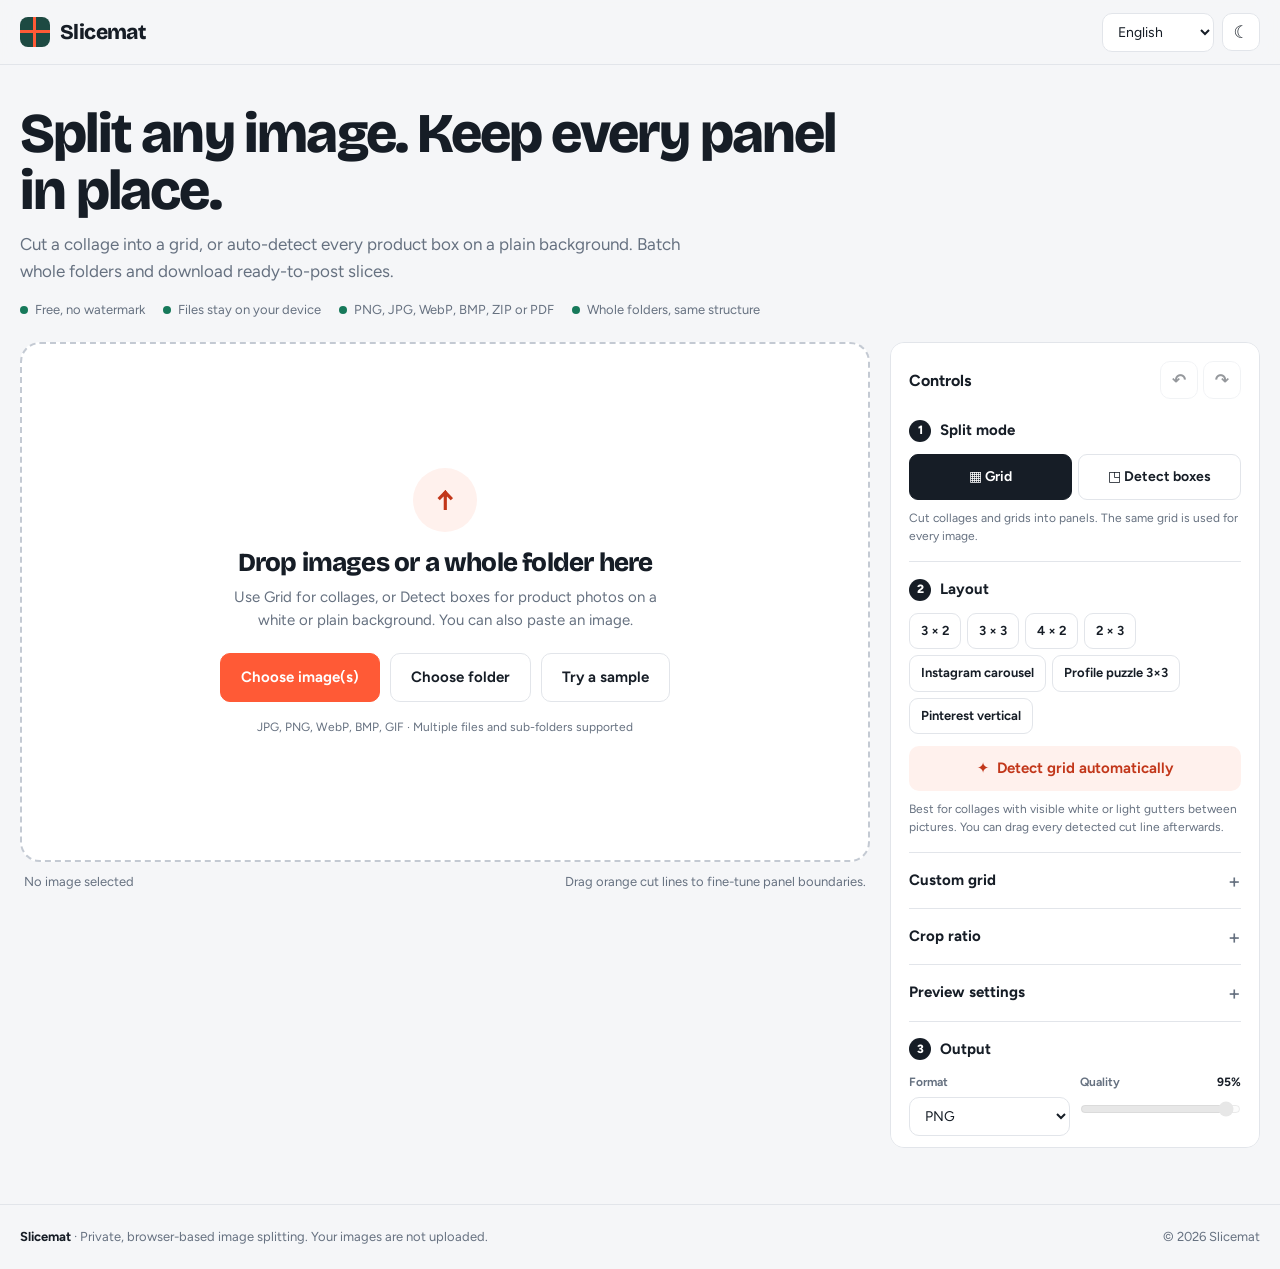
<file: index (4).html>
<!doctype html>
<html lang="en">
<head>
<meta charset="utf-8"><meta name="viewport" content="width=device-width,initial-scale=1">
<meta name="theme-color" content="#ffffff">
<meta name="description" content="Split images into grids or auto-detect every product box on a plain background. Batch whole folders, remove the background, fixed-size canvas, export PNG, JPG, WebP, BMP, ZIP or PDF. All processing stays in your browser.">
<link rel="manifest" href="manifest.webmanifest">
<link rel="preconnect" href="https://fonts.googleapis.com"><link rel="preconnect" href="https://fonts.gstatic.com" crossorigin>
<link href="https://fonts.googleapis.com/css2?family=Bricolage+Grotesque:opsz,wght@12..96,700;12..96,800&family=Figtree:wght@400;500;600;700;800&display=swap" rel="stylesheet">
<title>Slicemat · Free Image Splitter, Grid Cutter and Product Box Cropper</title>
<style>
:root{color-scheme:light;--bg:#f5f6f8;--surface:#fff;--soft:#f0f2f5;--ink:#161d26;--on-ink:#fff;--muted:#667180;--line:#e2e5ea;--cta:#ff5a36;--cta2:#ee4a26;--tint:#fff1ed;--tint-ink:#c2371a;--good:#16795a;--bad:#c0392f;--blue:#2f4bff;--r:14px;--check:#e9ecf0}
[data-theme="dark"]{color-scheme:dark;--bg:#0f1418;--surface:#171e25;--soft:#1e2830;--ink:#eef2f5;--on-ink:#10161b;--muted:#9aa7b4;--line:#2b3641;--tint:#3a211b;--tint-ink:#ff9a80;--good:#5fc8a0;--bad:#ff8c82;--check:#26313b}
*{box-sizing:border-box}html{scroll-behavior:smooth}
body{margin:0;background:var(--bg);color:var(--ink);font:15px/1.55 Figtree,system-ui,-apple-system,"Segoe UI",sans-serif;-webkit-text-size-adjust:100%}
button,input,select{font:inherit;color:inherit}button{cursor:pointer}button:disabled,input:disabled,select:disabled{opacity:.45;cursor:not-allowed}
:focus-visible{outline:3px solid var(--blue);outline-offset:2px}
.wrap{width:min(1360px,calc(100% - 40px));margin:auto}.hidden,[hidden]{display:none!important}.muted{color:var(--muted)}
header{position:sticky;top:0;z-index:20;background:color-mix(in srgb,var(--bg) 88%,transparent);backdrop-filter:blur(10px);border-bottom:1px solid var(--line)}
.head{display:flex;align-items:center;justify-content:space-between;gap:16px;height:64px}
.brand{display:flex;align-items:center;gap:10px;font:800 21px 'Bricolage Grotesque',Figtree,sans-serif;letter-spacing:-.6px;color:var(--ink);text-decoration:none}
.brandmark{width:30px;height:30px;border-radius:8px;background:#1d4a42;position:relative;overflow:hidden}.brandmark:before,.brandmark:after{content:"";position:absolute;background:var(--cta)}.brandmark:before{left:13px;top:0;bottom:0;width:3px}.brandmark:after{top:13px;left:0;right:0;height:3px}
.headtools{display:flex;gap:8px;align-items:center}
.btn{display:inline-flex;align-items:center;justify-content:center;gap:8px;border:1px solid var(--line);background:var(--surface);color:var(--ink);border-radius:10px;padding:10px 15px;font-weight:650;transition:background .15s,border-color .15s}
.btn:hover:not(:disabled){background:var(--soft);border-color:#c3c9d1}
.btn.primary{background:var(--cta);border-color:var(--cta);color:#fff}.btn.primary:hover:not(:disabled){background:var(--cta2);border-color:var(--cta2)}
.btn.gold{background:var(--tint);border-color:transparent;color:var(--tint-ink)}.btn.gold:hover:not(:disabled){background:var(--tint);filter:brightness(.97);border-color:transparent}
.btn.soft{background:var(--soft)}.btn.small{padding:7px 11px;font-size:13px}.btn.icon{width:38px;height:38px;padding:0;font-size:17px}.btn.on{border-color:var(--cta);box-shadow:0 0 0 3px var(--tint)}
.textinput,select,input[type=number],input.textinput{border:1px solid var(--line);border-radius:10px;background:var(--surface);color:var(--ink);padding:9px 11px;font-size:14px;min-width:0}
input[type=range]{width:100%;accent-color:var(--cta);margin:4px 0 0}
input[type=color]{width:100%;height:40px;padding:3px;border:1px solid var(--line);border-radius:10px;background:var(--surface);cursor:pointer}
.hero{padding:40px 0 22px;max-width:860px}
.hero h1{font:800 clamp(32px,5vw,56px)/1.02 'Bricolage Grotesque',Figtree,sans-serif;letter-spacing:-1.8px;margin:0 0 12px}
.hero p{margin:0;color:var(--muted);font-size:17px;max-width:680px}
.trust{display:flex;flex-wrap:wrap;gap:8px 18px;list-style:none;padding:0;margin:16px 0 0;font-size:13px;color:var(--muted)}.trust li:before{content:"";display:inline-block;width:8px;height:8px;border-radius:50%;background:var(--good);margin-right:7px;margin-inline-end:7px}
.workspace{display:grid;grid-template-columns:minmax(0,1fr) 370px;gap:20px;align-items:start;padding-bottom:30px}.editor{min-width:0}
.stage{position:relative;min-height:520px;border:1px solid var(--line);border-radius:20px;background:var(--soft) radial-gradient(circle,var(--line) 1px,transparent 1.4px) 0 0/20px 20px;display:grid;place-items:center;padding:22px;overflow:hidden}
.stage.empty{background:var(--surface);border:2px dashed #c4cad3}.stage.empty:hover,.stage.over{border-color:var(--cta)}
.stage canvas{display:block;max-width:100%;max-height:74vh;touch-action:none;cursor:crosshair;background:#fff;border-radius:4px;box-shadow:0 1px 2px #0002,0 18px 40px -12px #0004}
.stage.picking canvas{cursor:copy}
.stage.over:after{content:attr(data-drop);position:absolute;inset:10px;border:3px dashed var(--cta);border-radius:14px;display:grid;place-items:center;background:color-mix(in srgb,var(--surface) 88%,transparent);font-weight:800;font-size:22px;pointer-events:none}
.dropzone{text-align:center;width:min(540px,100%);padding:20px}
.dropicon{width:64px;height:64px;border-radius:50%;margin:0 auto 16px;background:var(--tint);color:var(--tint-ink);display:grid;place-items:center;font-size:28px;font-weight:700}
.dropzone h2{font:800 26px/1.15 'Bricolage Grotesque',Figtree,sans-serif;letter-spacing:-.8px;margin:0 0 8px}.dropzone p{color:var(--muted);margin:0 auto 20px;max-width:440px}
.dropactions{display:flex;justify-content:center;gap:10px;flex-wrap:wrap}.dropactions .btn{padding:12px 20px}
.dropzone .callout{text-align:center;margin-top:16px}
.stagehint{display:flex;justify-content:space-between;gap:10px;flex-wrap:wrap;color:var(--muted);font-size:13px;padding:10px 4px}
.queue{display:flex;gap:8px;overflow:auto;padding:2px 0 10px}
.qitem{border:1px solid var(--line);background:var(--surface);border-radius:12px;padding:7px 10px;display:flex;gap:9px;align-items:center;min-width:170px;max-width:240px;text-align:left;text-align:start;flex:none}.qitem.active{border-color:var(--cta);box-shadow:0 0 0 3px var(--tint)}
.qitem img{width:36px;height:36px;object-fit:cover;border-radius:7px;background:var(--soft);flex:none}.qitem span{display:block;min-width:0;overflow:hidden;text-overflow:ellipsis;white-space:nowrap;font-size:13px;font-weight:650}.qitem small{display:block;color:var(--muted);font-size:11px;font-weight:500;overflow:hidden;text-overflow:ellipsis;white-space:nowrap}.qitem .remove{border:0;background:transparent;color:var(--muted);padding:2px 5px;margin-left:auto;margin-inline-start:auto}
.panel{background:var(--surface);border:1px solid var(--line);border-radius:var(--r);padding:6px 18px 18px;position:sticky;top:78px;max-height:calc(100vh - 94px);overflow:auto}
.panelhead{display:flex;justify-content:space-between;align-items:center;padding:12px 0 4px}.panel h2{font:700 16px Figtree,sans-serif;margin:0}
.group{padding:16px 0;border-top:1px solid var(--line)}.panelhead+.group{border-top:0}
.gtitle{display:flex;align-items:center;gap:9px;font-weight:700;font-size:15px;margin-bottom:12px}.step{display:grid;place-items:center;width:22px;height:22px;border-radius:50%;background:var(--ink);color:var(--on-ink);font-size:12px;font-weight:800}
.help{font-size:12px;color:var(--muted);font-weight:500;line-height:1.45;margin-top:4px}
details.group>summary{list-style:none;display:flex;justify-content:space-between;align-items:center;cursor:pointer;font-weight:700;font-size:15px}details.group>summary::-webkit-details-marker{display:none}
details.group>summary:after{content:"+";font-size:20px;line-height:1;color:var(--muted);font-weight:500}details[open].group>summary:after{content:"–"}details.group[open]>summary{margin-bottom:12px}
.seg{display:flex;flex-wrap:wrap;gap:6px}.chip{background:var(--surface);border:1px solid var(--line);border-radius:9px;padding:7px 11px;font-size:13px;font-weight:650}.chip:hover{border-color:#aab1bb}.chip.active{background:var(--ink);color:var(--on-ink);border-color:var(--ink)}
.modeseg{display:grid;grid-template-columns:1fr 1fr;gap:6px}.modeseg .chip{padding:11px 8px;font-size:14px}
.fieldrow{display:grid;grid-template-columns:1fr 1fr;gap:10px;margin-top:10px}.field{margin-top:10px}.fieldrow .field{margin-top:0}
.field label,.fieldlabel{display:flex;justify-content:space-between;gap:8px;font-size:12px;color:var(--muted);font-weight:650;margin-bottom:5px}.field label b{color:var(--ink);font-weight:700}.field input:not([type=range]):not([type=checkbox]),.field select{width:100%}
.inlinecheck{display:flex;align-items:center;gap:9px;font-size:14px;margin-top:10px}.inlinecheck input{width:17px;height:17px;accent-color:var(--cta);flex:none}
.callout{font-size:12px;color:var(--muted);margin-top:9px;line-height:1.5}
.autoresult{display:none;margin-top:10px;color:var(--good);font-size:13px;font-weight:650}.autoresult.show{display:block}.autoresult.bad{color:var(--bad)}
.swatch{display:inline-block;width:12px;height:12px;border-radius:3px;border:1px solid var(--line);vertical-align:-1px;margin:0 3px}
.panelactions{display:grid;grid-template-columns:1fr 1fr;gap:8px}.panelactions .wide{grid-column:1/-1;padding:13px}
.results,.report{background:var(--surface);border:1px solid var(--line);border-radius:var(--r);padding:22px;margin-bottom:24px}
.resulthead{display:flex;justify-content:space-between;gap:14px;align-items:center;flex-wrap:wrap;margin-bottom:16px}.resulthead h2{margin:0;font:800 24px 'Bricolage Grotesque',Figtree,sans-serif;letter-spacing:-.6px}.resulthead p{margin:3px 0 0;color:var(--muted);font-size:13px}.resultbtns{display:flex;gap:8px;flex-wrap:wrap}
.slices{display:grid;grid-template-columns:repeat(auto-fill,minmax(150px,1fr));gap:12px}
.slice{border:1px solid var(--line);background:var(--soft);border-radius:12px;padding:8px;min-width:0}
.slice canvas{width:100%;height:170px;object-fit:contain;display:block;border-radius:6px;background:conic-gradient(var(--check) 25%,var(--surface) 0 50%,var(--check) 0 75%,var(--surface) 0) 0 0/16px 16px}
.slice .smeta{font-size:12px;font-weight:700;padding:8px 2px 6px;display:flex;justify-content:space-between;gap:6px}.slice .smeta small{color:var(--muted);font-weight:500}.slice button{width:100%}
.report table{width:100%;border-collapse:collapse;font-size:13px}.report td{padding:7px 8px;border-top:1px solid var(--line);word-break:break-all}.report td:last-child{white-space:nowrap;text-align:right;text-align:end;font-weight:650}.report tr.flag td{color:var(--bad)}
.reportwrap{max-height:340px;overflow:auto}
.footer{border-top:1px solid var(--line);padding:22px 0;color:var(--muted);font-size:13px;margin-top:26px}.footer .wrap{display:flex;justify-content:space-between;gap:12px;flex-wrap:wrap}.footer b{color:var(--ink)}
.toast{position:fixed;bottom:22px;left:50%;transform:translate(-50%,16px);background:var(--ink);color:var(--on-ink);padding:11px 18px;border-radius:12px;opacity:0;pointer-events:none;transition:.2s;z-index:60;font-size:14px;max-width:min(92vw,600px);text-align:center}.toast.show{opacity:1;transform:translate(-50%,0)}
.progress{position:fixed;inset:0;z-index:55;background:#0008;display:grid;place-items:center;padding:20px}
.pbox{background:var(--surface);border-radius:16px;padding:22px;width:min(460px,100%);box-shadow:0 20px 60px #0006}
.pbox b{display:block;font-size:17px;margin-bottom:12px}.pbar{height:10px;border-radius:99px;background:var(--soft);overflow:hidden}.pbar i{display:block;height:100%;width:0;background:var(--cta);transition:width .15s}
.ptext{font-size:13px;color:var(--muted);margin:10px 0 14px;overflow:hidden;text-overflow:ellipsis;white-space:nowrap}
@media(max-width:1000px){.workspace{grid-template-columns:1fr}.panel{position:static;max-height:none}.stage,.stage.empty{min-height:340px}}
@media(max-width:560px){.wrap{width:calc(100% - 24px)}.hero{padding-top:26px}.stage,.stage.empty{min-height:280px;padding:12px}.slices{grid-template-columns:repeat(2,minmax(0,1fr))}.resultbtns,.resultbtns .btn{width:100%}.headtools select{width:96px!important}.panel{padding:2px 14px 14px}}
@media(prefers-reduced-motion:reduce){*{transition:none!important;scroll-behavior:auto!important}}
</style>
</head>
<body>
<header><div class="wrap head"><a class="brand" href="./"><span class="brandmark"></span>Slicemat</a><div class="headtools"><select id="language" class="textinput" aria-label="Language" style="width:112px"><option value="en">English</option><option value="es">Español</option><option value="ur">اردو</option></select><button class="btn icon" id="theme" aria-label="Toggle dark mode" title="Toggle dark mode">☾</button><button class="btn small" id="install" hidden>Install app</button></div></div></header>
<div class="wrap">
<section class="hero"><h1 data-i18n="headline">Split any image. Keep every panel in place.</h1><p data-i18n="intro">Cut a collage into a grid, or auto-detect every product box on a plain background. Batch whole folders and download ready-to-post slices.</p>
<ul class="trust"><li data-i18n="trust1">Free, no watermark</li><li data-i18n="trust2">Files stay on your device</li><li data-i18n="trust3">PNG, JPG, WebP, BMP, ZIP or PDF</li><li data-i18n="trust4">Whole folders, same structure</li></ul></section>
<main class="workspace">
<section class="editor">
<div class="stage empty" id="stage" data-drop="Drop images or folders to add them"><div class="dropzone" id="dropzone"><div class="dropicon">↑</div><h2 data-i18n="dropTitle">Drop images or a whole folder here</h2><p data-i18n="dropText">Use Grid for collages, or Detect boxes for product photos on a white or plain background. You can also paste an image.</p><div class="dropactions"><button class="btn primary" id="choose" data-i18n="choose">Choose image(s)</button><button class="btn" id="chooseFolder" data-i18n="chooseFolder">Choose folder</button><button class="btn" id="sample" data-i18n="sample">Try a sample</button></div><div class="callout">JPG, PNG, WebP, BMP, GIF · Multiple files and sub-folders supported</div></div><canvas id="preview" class="hidden" aria-label="Image preview"></canvas></div>
<div class="stagehint"><span id="imageinfo">No image selected</span><span id="dragHint"></span></div>
<div class="queue hidden" id="queue" aria-label="Uploaded image queue"></div>
</section>

<aside class="panel">
<div class="panelhead"><h2 data-i18n="controls">Controls</h2><div style="display:flex;gap:5px"><button class="btn icon small" id="undo" title="Undo (Ctrl+Z)" aria-label="Undo" disabled>↶</button><button class="btn icon small" id="redo" title="Redo (Ctrl+Y)" aria-label="Redo" disabled>↷</button></div></div>

<section class="group"><div class="gtitle"><span class="step">1</span><span data-i18n="modeTitle">Split mode</span></div>
<div class="modeseg"><button class="chip" data-mode="grid" data-i18n="modeGrid">▦ Grid</button><button class="chip" data-mode="boxes" data-i18n="modeBoxes">◳ Detect boxes</button></div>
<div class="callout" id="modeHelp"></div></section>

<!-- GRID MODE -->
<section class="group gridOnly"><div class="gtitle"><span class="step">2</span><span data-i18n="presets">Layout</span></div>
<div class="seg" id="presets"><button class="chip" data-layout="3x2">3 × 2</button><button class="chip" data-layout="3x3">3 × 3</button><button class="chip" data-layout="4x2">4 × 2</button><button class="chip" data-layout="2x3">2 × 3</button><button class="chip" data-layout="igcarousel">Instagram carousel</button><button class="chip" data-layout="igpuzzle">Profile puzzle 3×3</button><button class="chip" data-layout="pinterest">Pinterest vertical</button></div>
<button class="btn gold" id="autodetect" style="width:100%;margin-top:12px">✦ <span data-i18n="detectBtn">Detect grid automatically</span></button><div class="autoresult" id="autostatus"></div><div class="callout" data-i18n="autoHelp">Best for collages with visible white or light gutters between pictures. You can drag every detected cut line afterwards.</div></section>
<details class="group gridOnly"><summary><span data-i18n="customGrid">Custom grid</span></summary>
<div class="field" style="margin-top:0"><label for="rowPattern" data-i18n="rowPattern">Images per row (e.g. 3,6)</label><input id="rowPattern" class="textinput" value="3,3,3" placeholder="3,6 or 4,4,2"></div><div class="help" data-i18n="rowHelp">Each number is the number of panels in that row. Example: 3,6 creates 3 panels across the top and 6 across the bottom.</div>
<div class="fieldrow"><div class="field"><label for="uniformRows" data-i18n="uniformRows">Uniform rows</label><input id="uniformRows" type="number" min="1" max="20" value="3"></div><div class="field"><label for="uniformCols" data-i18n="uniformCols">Uniform columns</label><input id="uniformCols" type="number" min="1" max="20" value="3"></div></div>
<div class="panelactions" style="margin-top:10px"><button class="btn soft" id="applyCustom" data-i18n="applyRows">Apply row pattern</button><button class="btn" id="applyUniform" data-i18n="applyUniform">Apply uniform</button></div></details>
<details class="group gridOnly"><summary><span data-i18n="smartCrop">Crop ratio</span></summary>
<div class="field" style="margin-top:0"><label for="ratio" data-i18n="tileRatio">Individual tile ratio</label><select id="ratio"><option value="auto" data-i18n="ratioAuto">Original tile ratio</option><option value="1:1">Square · 1:1</option><option value="4:5">Portrait · 4:5</option><option value="3:4">Portrait · 3:4</option><option value="2:3">Pinterest · 2:3</option><option value="16:9">Landscape · 16:9</option><option value="9:16">Story · 9:16</option></select></div>
<label class="inlinecheck"><input type="checkbox" id="smart"> <span data-i18n="smartCheck">Smart focal crop when a ratio is selected</span></label><button class="btn soft small" id="focus" style="margin-top:10px;width:100%" data-i18n="findFocus">Find important area</button></details>

<!-- BOX MODE -->
<section class="group boxOnly"><div class="gtitle"><span class="step">2</span><span data-i18n="detectTitle">Box detection</span></div>
<div class="field" style="margin-top:0"><label for="tol"><span data-i18n="tol">Background tolerance</span><b id="tolVal"></b></label><input type="range" id="tol" min="5" max="150" step="1"><div class="help" data-i18n="tolHelp">Higher ignores more of the background colour. Raise it for JPEG noise or light shadows.</div></div>
<div class="field"><label for="close"><span data-i18n="close">Merge distance (px)</span><b id="closeVal"></b></label><input type="range" id="close" min="0" max="80" step="1"><div class="help" data-i18n="closeHelp">One box breaks into pieces → increase. Two nearby boxes join → decrease.</div></div>
<div class="fieldrow"><div class="field"><label for="minArea" data-i18n="minArea">Min size (% of image)</label><input type="number" id="minArea" min="0.05" max="60" step="0.1"></div><div class="field"><label for="pad" data-i18n="pad">Padding (px)</label><input type="number" id="pad" min="0" max="1000" step="1"></div></div>
<div class="help" data-i18n="minHelp">A small box is missed → lower the min size (e.g. 0.4).</div>
<div class="field"><label for="soft"><span data-i18n="soft">Edge softness (px)</span><b id="softVal"></b></label><input type="range" id="soft" min="0" max="6" step="0.5"></div>
<label class="inlinecheck"><input type="checkbox" id="autoBg"> <span data-i18n="autoBg">Detect the photo's background colour automatically</span></label>
<div class="fieldrow"><div class="field"><label for="bgColor" data-i18n="bgPick">Photo background</label><input type="color" id="bgColor"></div><div class="field"><label>&nbsp;</label><button class="btn soft" id="pickBg" style="width:100%;height:40px" data-i18n="pickBg">🎯 Pick from photo</button></div></div>
<div class="autoresult" id="boxStatus"></div>
<button class="btn gold" id="redetect" style="width:100%;margin-top:12px" data-i18n="redetect">↻ Re-detect boxes</button>
<div class="callout" data-i18n="boxNote">Works on plain or white backgrounds. White areas inside a box are kept. Each image in the batch is detected separately.</div></section>

<details class="group"><summary><span data-i18n="previewSettings">Preview settings</span></summary>
<label class="inlinecheck" style="margin-top:0"><input type="checkbox" id="showCuts"> <span data-i18n="showCuts">Show cut lines / boxes</span></label><label class="inlinecheck"><input type="checkbox" id="showNums"> <span data-i18n="showNums">Show slice numbers</span></label>
<div class="field" style="margin-top:12px"><label for="order" data-i18n="sliceOrder">Slice numbering</label><select id="order"><option value="read" data-i18n="orderRead">Reading order (left to right)</option><option value="reverse" data-i18n="orderReverse">Instagram posting order (reverse)</option></select></div></details>

<section class="group"><div class="gtitle"><span class="step">3</span><span data-i18n="output">Output</span></div>
<div class="fieldrow" style="margin-top:0"><div class="field"><label for="format" data-i18n="format">Format</label><select id="format"><option value="image/png">PNG</option><option value="image/webp">WebP</option><option value="image/jpeg">JPG</option><option value="image/bmp">BMP</option></select></div><div class="field"><label for="quality"><span data-i18n="quality">Quality</span><b id="qualityVal"></b></label><input type="range" id="quality" min="1" max="100" step="1"></div></div>
<div class="field"><label for="sizeMode" data-i18n="sizeMode">Size</label><select id="sizeMode"><option value="original" data-i18n="sizeOriginal">Original size</option><option value="width" data-i18n="sizeWidth">Fixed width</option><option value="fixed" data-i18n="sizeFixed">Fixed canvas W × H</option></select></div>
<div class="field" id="widthField"><label for="outWidth" data-i18n="width">Width (px)</label><input type="number" id="outWidth" min="16" max="10000" step="1" list="widths"><datalist id="widths"><option value="1080"><option value="1500"><option value="2048"><option value="3000"></datalist></div>
<div class="fieldrow" id="fixedFields"><div class="field"><label for="outW" data-i18n="width">Width (px)</label><input type="number" id="outW" min="16" max="10000" step="1"></div><div class="field"><label for="outH" data-i18n="height">Height (px)</label><input type="number" id="outH" min="16" max="10000" step="1"></div></div>
<label class="inlinecheck" id="upscaleRow"><input type="checkbox" id="upscale"> <span data-i18n="upscale">Enlarge small slices to fill the canvas</span></label>
<div class="fieldrow"><div class="field"><label for="bgMode" data-i18n="bgMode">Background</label><select id="bgMode"><option value="original" data-i18n="bgOriginal">Keep original</option><option value="transparent" data-i18n="bgTransparent">Transparent cut-out</option><option value="color" data-i18n="bgColorOpt">Solid colour cut-out</option></select></div><div class="field" id="fillField"><label for="fill" data-i18n="fill">Fill colour</label><input type="color" id="fill"></div></div>
<div class="help" id="bgHelp"></div>
<label class="inlinecheck"><input type="checkbox" id="perFolder"> <span data-i18n="perFolder">Put each image in its own folder in the ZIP</span></label></section>

<section class="group"><div class="gtitle"><span class="step">4</span><span data-i18n="export">Download</span></div>
<div class="panelactions"><button class="btn primary wide" id="downloadZip" data-i18n="downloadZip">Download all · ZIP</button><button class="btn soft" id="downloadPdf" data-i18n="downloadPdf">Export PDF</button><button class="btn soft" id="downloadAll" data-i18n="downloadAll">Current · ZIP</button><button class="btn wide" id="clear" data-i18n="clear">Clear all</button></div>
<div class="callout" data-i18n="exportHelp">Every image in the queue is processed. Folder uploads keep the same sub-folder structure inside the ZIP. Files are named like product_1, product_2.</div></section>
<section class="group"><div class="gtitle" style="margin-bottom:10px"><span data-i18n="batch">Bulk image queue</span><span class="help" id="batchCount" style="margin:0">0 files</span></div><div class="panelactions"><button class="btn soft" id="addMore" data-i18n="addMore">＋ Images</button><button class="btn soft" id="addFolder" data-i18n="addFolder">📁 Folder</button></div></section>
</aside>
</main>
<section class="results hidden" id="results"><div class="resulthead"><div><h2 data-i18n="yourSlices">Your slices</h2><p id="resultSummary"></p></div><div class="resultbtns"><button class="btn primary" id="downloadZip2" data-i18n="downloadZip">Download all · ZIP</button><button class="btn gold" id="downloadPdf2" data-i18n="downloadPdf">Export PDF</button></div></div><div class="slices" id="sliceList"></div></section>
<section class="report" id="report" hidden><div class="resulthead"><div><h2 data-i18n="report">Batch report</h2><p id="reportSummary"></p></div><button class="btn small" id="closeReport">×</button></div><div class="reportwrap"><table><tbody id="reportRows"></tbody></table></div></section>
</div>
<footer class="footer"><div class="wrap"><div><b>Slicemat</b> · <span data-i18n="footerPrivacy">Private, browser-based image splitting. Your images are not uploaded.</span></div><span>© <span id="year"></span> Slicemat</span></div></footer>
<div class="progress" id="progress" hidden><div class="pbox" role="dialog" aria-modal="true" aria-labelledby="ptitle"><b id="ptitle">Processing…</b><div class="pbar"><i id="pfill"></i></div><div class="ptext" id="ptext"></div><button class="btn small" id="pcancel" data-i18n="cancel">Cancel</button></div></div>
<div class="toast" id="toast" role="status" aria-live="polite"></div>
<input type="file" id="picker" accept="image/png,image/jpeg,image/webp,image/gif,image/bmp,.bmp" multiple hidden>
<input type="file" id="folderPicker" webkitdirectory directory multiple hidden>
<script>
(()=>{
'use strict';
const $=id=>document.getElementById(id);
const canvas=$('preview'),ctx=canvas.getContext('2d');

/* ---------------- Translations ---------------- */
const I18N={
en:{headline:'Split any image. Keep every panel in place.',intro:'Cut a collage into a grid, or auto-detect every product box on a plain background. Batch whole folders and download ready-to-post slices.',trust1:'Free, no watermark',trust2:'Files stay on your device',trust3:'PNG, JPG, WebP, BMP, ZIP or PDF',trust4:'Whole folders, same structure',dropTitle:'Drop images or a whole folder here',dropText:'Use Grid for collages, or Detect boxes for product photos on a white or plain background. You can also paste an image.',choose:'Choose image(s)',chooseFolder:'Choose folder',sample:'Try a sample',noImage:'No image selected',loading:'Loading image…',dragHint:'Drag orange cut lines to fine-tune panel boundaries.',dragHintBoxes:'Orange boxes show each detected object.',controls:'Controls',modeTitle:'Split mode',modeGrid:'▦ Grid',modeBoxes:'◳ Detect boxes',modeGridHelp:'Cut collages and grids into panels. The same grid is used for every image.',modeBoxesHelp:'Find each separate product or box on a plain background and crop it out. Every image is detected on its own.',presets:'Layout',detectBtn:'Detect grid automatically',autoHelp:'Best for collages with visible white or light gutters between pictures. You can drag every detected cut line afterwards.',customGrid:'Custom grid',rowPattern:'Images per row (e.g. 3,6)',rowHelp:'Each number is the number of panels in that row. Example: 3,6 creates 3 panels across the top and 6 across the bottom.',uniformRows:'Uniform rows',uniformCols:'Uniform columns',applyRows:'Apply row pattern',applyUniform:'Apply uniform',smartCrop:'Crop ratio',tileRatio:'Individual tile ratio',ratioAuto:'Original tile ratio',smartCheck:'Smart focal crop when a ratio is selected',findFocus:'Find important area',detectTitle:'Box detection',tol:'Background tolerance',tolHelp:'Higher ignores more of the background colour. Raise it for JPEG noise or light shadows.',close:'Merge distance (px)',closeHelp:'One box breaks into pieces → increase. Two nearby boxes join → decrease.',minArea:'Min size (% of image)',pad:'Padding (px)',minHelp:'A small box is missed → lower the min size (e.g. 0.4).',soft:'Edge softness (px)',autoBg:"Detect the photo's background colour automatically",bgPick:'Photo background',pickBg:'🎯 Pick from photo',redetect:'↻ Re-detect boxes',boxNote:'Works on plain or white backgrounds. White areas inside a box are kept. Each image in the batch is detected separately.',previewSettings:'Preview settings',showCuts:'Show cut lines / boxes',showNums:'Show slice numbers',sliceOrder:'Slice numbering',orderRead:'Reading order (left to right)',orderReverse:'Instagram posting order (reverse)',output:'Output',format:'Format',quality:'Quality',sizeMode:'Size',sizeOriginal:'Original size',sizeWidth:'Fixed width',sizeFixed:'Fixed canvas W × H',width:'Width (px)',height:'Height (px)',upscale:'Enlarge small slices to fill the canvas',bgMode:'Background',bgOriginal:'Keep original',bgTransparent:'Transparent cut-out',bgColorOpt:'Solid colour cut-out',fill:'Fill colour',bgHelpBoxes:'Cut-out removes the photo background around each box. JPG and BMP cannot be transparent, so white is used.',bgHelpGrid:'Cut-out works in Detect boxes mode. In Grid mode the colour fills empty space on a fixed canvas.',perFolder:'Put each image in its own folder in the ZIP',export:'Download',downloadZip:'Download all · ZIP',downloadPdf:'Export PDF',downloadAll:'Current · ZIP',clear:'Clear all',exportHelp:'Every image in the queue is processed. Folder uploads keep the same sub-folder structure inside the ZIP. Files are named like product_1, product_2.',batch:'Bulk image queue',addMore:'＋ Images',addFolder:'📁 Folder',yourSlices:'Your slices',report:'Batch report',cancel:'Cancel',check:'check',noBoxes:'No boxes found. Lower the min size or tolerance, or pick the background colour.',pickNow:'Click the background of the photo to pick its colour.',footerPrivacy:'Private, browser-based image splitting. Your images are not uploaded.',drop:'Drop images or folders to add them'},
es:{headline:'Divide cualquier imagen con precisión.',intro:'Corta un collage en cuadrícula o detecta automáticamente cada caja de producto sobre un fondo liso. Procesa carpetas completas y descarga las partes.',trust1:'Gratis, sin marca de agua',trust2:'Tus archivos no salen del dispositivo',trust3:'PNG, JPG, WebP, BMP, ZIP o PDF',trust4:'Carpetas completas, misma estructura',dropTitle:'Suelta imágenes o una carpeta aquí',dropText:'Usa Cuadrícula para collages o Detectar cajas para fotos de producto con fondo blanco o liso. También puedes pegar una imagen.',choose:'Elegir imágenes',chooseFolder:'Elegir carpeta',sample:'Probar ejemplo',noImage:'Ninguna imagen seleccionada',loading:'Cargando imagen…',dragHint:'Arrastra las líneas naranjas para ajustar los cortes.',dragHintBoxes:'Los recuadros naranjas muestran cada objeto detectado.',controls:'Controles',modeTitle:'Modo de corte',modeGrid:'▦ Cuadrícula',modeBoxes:'◳ Detectar cajas',modeGridHelp:'Corta collages en paneles. Se usa la misma cuadrícula en todas las imágenes.',modeBoxesHelp:'Encuentra cada producto o caja sobre un fondo liso y lo recorta. Cada imagen se analiza por separado.',presets:'Diseño',detectBtn:'Detectar cuadrícula',autoHelp:'Ideal para collages con separaciones blancas o claras. Después puedes arrastrar cada línea.',customGrid:'Cuadrícula personalizada',rowPattern:'Imágenes por fila (ej. 3,6)',rowHelp:'Cada número indica los paneles de esa fila. Ejemplo: 3,6 crea 3 arriba y 6 abajo.',uniformRows:'Filas iguales',uniformCols:'Columnas iguales',applyRows:'Aplicar filas',applyUniform:'Aplicar cuadrícula',smartCrop:'Proporción de recorte',tileRatio:'Proporción de cada parte',ratioAuto:'Proporción original',smartCheck:'Encuadre inteligente al elegir proporción',findFocus:'Buscar zona importante',detectTitle:'Detección de cajas',tol:'Tolerancia del fondo',tolHelp:'Más alto ignora más color de fondo. Súbelo con ruido JPEG o sombras suaves.',close:'Distancia de unión (px)',closeHelp:'Una caja se rompe en partes → aumenta. Dos cajas cercanas se unen → reduce.',minArea:'Tamaño mín. (% de imagen)',pad:'Margen (px)',minHelp:'Si falta una caja pequeña, baja el tamaño mínimo (ej. 0.4).',soft:'Suavizado de borde (px)',autoBg:'Detectar el color de fondo automáticamente',bgPick:'Fondo de la foto',pickBg:'🎯 Tomar de la foto',redetect:'↻ Volver a detectar',boxNote:'Funciona con fondos lisos o blancos. Se conservan las zonas blancas dentro de la caja.',previewSettings:'Vista previa',showCuts:'Mostrar líneas / cajas',showNums:'Mostrar números',sliceOrder:'Orden de partes',orderRead:'Orden de lectura',orderReverse:'Orden de Instagram (inverso)',output:'Salida',format:'Formato',quality:'Calidad',sizeMode:'Tamaño',sizeOriginal:'Tamaño original',sizeWidth:'Ancho fijo',sizeFixed:'Lienzo fijo An × Al',width:'Ancho (px)',height:'Alto (px)',upscale:'Ampliar partes pequeñas para llenar el lienzo',bgMode:'Fondo',bgOriginal:'Mantener original',bgTransparent:'Recorte transparente',bgColorOpt:'Recorte con color sólido',fill:'Color de relleno',bgHelpBoxes:'El recorte elimina el fondo alrededor de cada caja. JPG y BMP no admiten transparencia, se usa blanco.',bgHelpGrid:'El recorte funciona en Detectar cajas. En Cuadrícula el color rellena el lienzo fijo.',perFolder:'Una carpeta por imagen en el ZIP',export:'Descargar',downloadZip:'Descargar todo · ZIP',downloadPdf:'Exportar PDF',downloadAll:'Actual · ZIP',clear:'Quitar todo',exportHelp:'Se procesan todas las imágenes. Las carpetas mantienen su estructura dentro del ZIP. Nombres como producto_1, producto_2.',batch:'Cola de imágenes',addMore:'＋ Imágenes',addFolder:'📁 Carpeta',yourSlices:'Tus partes',report:'Informe del lote',cancel:'Cancelar',check:'revisar',noBoxes:'No se encontraron cajas. Baja el tamaño mínimo o la tolerancia, o elige el color de fondo.',pickNow:'Haz clic en el fondo de la foto para tomar su color.',footerPrivacy:'División privada en el navegador. Las imágenes no se suben.',drop:'Suelta imágenes o carpetas'},
ur:{headline:'تصویر کو حصوں میں تقسیم کریں۔',intro:'کولاج کو گرڈ میں کاٹیں یا سادہ بیک گراؤنڈ پر ہر پروڈکٹ باکس خودکار طور پر تلاش کریں۔ پورے فولڈر ایک ساتھ پروسیس کریں۔',trust1:'مفت، کوئی واٹر مارک نہیں',trust2:'فائلیں آپ کی ڈیوائس پر رہتی ہیں',trust3:'PNG، JPG، WebP، BMP، ZIP یا PDF',trust4:'پورے فولڈر، وہی اسٹرکچر',dropTitle:'تصاویر یا پورا فولڈر یہاں ڈراپ کریں',dropText:'کولاج کے لیے گرڈ، اور سفید یا سادہ بیک گراؤنڈ والی پروڈکٹ تصاویر کے لیے باکس ڈیٹیکٹ استعمال کریں۔',choose:'تصاویر منتخب کریں',chooseFolder:'فولڈر منتخب کریں',sample:'نمونہ دیکھیں',noImage:'کوئی تصویر منتخب نہیں',loading:'تصویر لوڈ ہو رہی ہے…',dragHint:'نارنجی لائنز کھینچ کر کٹ کی جگہ درست کریں۔',dragHintBoxes:'نارنجی باکس ہر ملنے والی چیز دکھاتے ہیں۔',controls:'کنٹرولز',modeTitle:'تقسیم کا طریقہ',modeGrid:'▦ گرڈ',modeBoxes:'◳ باکس ڈیٹیکٹ',modeGridHelp:'کولاج اور گرڈ کو پینلز میں کاٹیں۔ ہر تصویر پر ایک ہی گرڈ لگے گا۔',modeBoxesHelp:'سادہ بیک گراؤنڈ پر ہر الگ پروڈکٹ یا باکس تلاش کر کے کاٹیں۔ ہر تصویر الگ سے ڈیٹیکٹ ہوتی ہے۔',presets:'لے آؤٹ',detectBtn:'گرڈ خودکار شناخت کریں',autoHelp:'سفید یا ہلکی لائنوں والے گرڈ کے لیے بہتر ہے۔ بعد میں ہر لائن کو کھینچ کر درست کیا جا سکتا ہے۔',customGrid:'کسٹم گرڈ',rowPattern:'ہر قطار میں تصاویر (مثلاً 3,6)',rowHelp:'ہر نمبر اس قطار کے پینلز کی تعداد ہے۔ 3,6 سے اوپر 3 اور نیچے 6 پینل بنیں گے۔',uniformRows:'برابر قطاریں',uniformCols:'برابر کالم',applyRows:'قطاریں لاگو کریں',applyUniform:'برابر گرڈ لگائیں',smartCrop:'کراپ تناسب',tileRatio:'ہر حصے کا تناسب',ratioAuto:'اصل تناسب',smartCheck:'منتخب تناسب پر اسمارٹ فوکل کراپ',findFocus:'اہم جگہ تلاش کریں',detectTitle:'باکس ڈیٹیکشن',tol:'بیک گراؤنڈ ٹالرینس',tolHelp:'زیادہ کرنے سے بیک گراؤنڈ کا رنگ زیادہ نظرانداز ہوگا۔ JPEG شور یا ہلکے سائے میں بڑھائیں۔',close:'جوڑنے کا فاصلہ (px)',closeHelp:'ایک باکس ٹکڑوں میں ٹوٹے → بڑھائیں۔ دو پاس پاس باکس جڑ جائیں → کم کریں۔',minArea:'کم از کم سائز (% تصویر)',pad:'پیڈنگ (px)',minHelp:'چھوٹا باکس رہ جائے تو کم از کم سائز کم کریں (مثلاً 0.4)۔',soft:'کنارے کی نرمی (px)',autoBg:'تصویر کا بیک گراؤنڈ رنگ خودکار معلوم کریں',bgPick:'تصویر کا بیک گراؤنڈ',pickBg:'🎯 تصویر سے چنیں',redetect:'↻ دوبارہ ڈیٹیکٹ',boxNote:'سادہ یا سفید بیک گراؤنڈ پر کام کرتا ہے۔ باکس کے اندر کا سفید حصہ محفوظ رہتا ہے۔',previewSettings:'پری ویو سیٹنگز',showCuts:'کٹ لائنز / باکس دکھائیں',showNums:'نمبر دکھائیں',sliceOrder:'حصوں کی ترتیب',orderRead:'پڑھنے کی ترتیب',orderReverse:'انسٹاگرام ترتیب (الٹی)',output:'آؤٹ پٹ',format:'فارمیٹ',quality:'کوالٹی',sizeMode:'سائز',sizeOriginal:'اصل سائز',sizeWidth:'مقررہ چوڑائی',sizeFixed:'مقررہ کینوس W × H',width:'چوڑائی (px)',height:'اونچائی (px)',upscale:'چھوٹے حصوں کو بڑا کر کے کینوس بھریں',bgMode:'بیک گراؤنڈ',bgOriginal:'اصل رکھیں',bgTransparent:'شفاف کٹ آؤٹ',bgColorOpt:'ٹھوس رنگ کٹ آؤٹ',fill:'بھرنے کا رنگ',bgHelpBoxes:'کٹ آؤٹ ہر باکس کے گرد بیک گراؤنڈ ہٹا دیتا ہے۔ JPG اور BMP شفاف نہیں ہو سکتے، اس لیے سفید استعمال ہوگا۔',bgHelpGrid:'کٹ آؤٹ باکس ڈیٹیکٹ موڈ میں کام کرتا ہے۔ گرڈ میں یہ رنگ مقررہ کینوس کی خالی جگہ بھرتا ہے۔',perFolder:'ZIP میں ہر تصویر کا الگ فولڈر',export:'ڈاؤن لوڈ',downloadZip:'سب ڈاؤن لوڈ · ZIP',downloadPdf:'PDF بنائیں',downloadAll:'موجودہ · ZIP',clear:'سب ہٹائیں',exportHelp:'قطار کی ہر تصویر پروسیس ہوگی۔ فولڈر کا اسٹرکچر ZIP میں وہی رہے گا۔ نام product_1، product_2 جیسے ہوں گے۔',batch:'بلک امیج قطار',addMore:'＋ تصاویر',addFolder:'📁 فولڈر',yourSlices:'آپ کے حصے',report:'بیچ رپورٹ',cancel:'منسوخ',check:'چیک کریں',noBoxes:'کوئی باکس نہیں ملا۔ کم از کم سائز یا ٹالرینس کم کریں، یا بیک گراؤنڈ رنگ چنیں۔',pickNow:'رنگ چننے کے لیے تصویر کے بیک گراؤنڈ پر کلک کریں۔',footerPrivacy:'تصاویر براؤزر میں ہی پروسیس ہوتی ہیں، اپ لوڈ نہیں ہوتیں۔',drop:'تصاویر یا فولڈر ڈراپ کریں'}
};
let lang='en';
const t=k=>(I18N[lang]&&I18N[lang][k])||I18N.en[k]||k;

/* ---------------- Helpers & state ---------------- */
const clone=o=>JSON.parse(JSON.stringify(o));
const clamp=(n,a,b)=>Math.max(a,Math.min(b,n));
const tick=()=>new Promise(r=>setTimeout(r,0));
const mk=(w,h)=>{const c=document.createElement('canvas');c.width=Math.max(1,Math.round(w));c.height=Math.max(1,Math.round(h));return c};
const natW=f=>f.img.naturalWidth||f.img.width,natH=f=>f.img.naturalHeight||f.img.height;
const eq=n=>Array.from({length:n+1},(_,i)=>i/n);
const DEFAULTS={mode:'grid',rows:[3,3,3],rowCuts:eq(3),colCuts:[eq(3),eq(3),eq(3)],ratio:'auto',smart:true,showCuts:true,showNums:true,order:'read',
 format:'image/png',quality:95,sizeMode:'original',outWidth:1080,outW:1080,outH:1080,upscale:false,bgMode:'original',fill:'#ffffff',perFolder:false,
 box:{tol:32,close:20,minArea:0.8,pad:10,soft:1,autoBg:true,bgColor:'#ffffff'}};
const KEY='slicemat-settings-v4';
function validGrid(s){return Array.isArray(s.rows)&&s.rows.length>0&&Array.isArray(s.rowCuts)&&s.rowCuts.length===s.rows.length+1&&Array.isArray(s.colCuts)&&s.colCuts.length===s.rows.length&&s.colCuts.every((c,i)=>Array.isArray(c)&&c.length===s.rows[i]+1)}
let S=clone(DEFAULTS);
try{const saved=JSON.parse(localStorage.getItem(KEY)||'null');if(saved&&typeof saved==='object'){S={...S,...saved,box:{...DEFAULTS.box,...(saved.box||{})}};if(!validGrid(S)){S.rows=clone(DEFAULTS.rows);S.rowCuts=clone(DEFAULTS.rowCuts);S.colCuts=clone(DEFAULTS.colCuts)}}}catch(e){}
let files=[],active=0,history=[],future=[],drag=null,toastTimer=0,installPrompt=null,cancelFlag=false,saveTimer=0,sliceTimer=0,sliceToken=0,webpWarned=false,picking=false,busy=false;
const activeFile=()=>files[active]||null;
const alphaFormat=()=>S.format==='image/png'||S.format==='image/webp';

function saveSettings(){clearTimeout(saveTimer);saveTimer=setTimeout(()=>{try{localStorage.setItem(KEY,JSON.stringify(S))}catch(e){}},300)}
function pushHistory(){history.push(clone(S));if(history.length>50)history.shift();future=[];syncHistory()}
function syncHistory(){$('undo').disabled=!history.length;$('redo').disabled=!future.length}
function undo(){if(!history.length)return;future.push(clone(S));S=history.pop();syncControls();refresh();syncHistory()}
function redo(){if(!future.length)return;history.push(clone(S));S=future.pop();syncControls();refresh();syncHistory()}
function change(fn){pushHistory();fn();syncControls();refresh()}
function refresh(save=true){render();scheduleSlices();if(save)saveSettings()}
function setKey(path,v){const [a,b]=path.split('.');if(b)S[a][b]=v;else S[a]=v}
function notify(msg){const el=$('toast');el.textContent=msg;el.classList.add('show');clearTimeout(toastTimer);toastTimer=setTimeout(()=>el.classList.remove('show'),3200)}
function escapeHtml(s){return String(s).replace(/[&<>"']/g,c=>({'&':'&amp;','<':'&lt;','>':'&gt;','"':'&quot;',"'":'&#39;'}[c]))}
const rgbHex=c=>'#'+c.map(v=>Math.round(v).toString(16).padStart(2,'0')).join('');
const hexRgb=h=>{const m=/^#?([0-9a-f]{6})$/i.exec(h||'');const n=m?parseInt(m[1],16):0xffffff;return[(n>>16)&255,(n>>8)&255,n&255]};
const stemOf=f=>(f.name.replace(/\.[^.]+$/,'').replace(/[\\/:*?"<>|\x00-\x1f]+/g,'-').trim()||'image');
const cleanDir=d=>d.split('/').map(s=>s.replace(/[\\:*?"<>|\x00-\x1f]+/g,'-').trim()).filter(s=>s&&s!=='.'&&s!=='..').join('/');
const pathOf=f=>(f.rel?f.rel+'/':'')+f.name;

/* ---------------- Grid layout ---------------- */
function cells(){const out=[];for(let r=0;r<S.rows.length;r++){const y0=S.rowCuts[r],y1=S.rowCuts[r+1],cuts=S.colCuts[r]||[0,1];for(let c=0;c<cuts.length-1;c++)out.push({r,c,x0:cuts[c],x1:cuts[c+1],y0,y1})}return out}
const currentOrder=list=>S.order==='reverse'?[...list].reverse():list;
function setLayout(rows,extra){rows=rows.map(n=>clamp(Math.round(+n||1),1,20));if(!rows.length||rows.reduce((a,b)=>a+b,0)>160){notify('Use 1–20 panels per row and no more than 160 panels total.');return}change(()=>{S.mode='grid';S.rows=rows;S.rowCuts=eq(rows.length);S.colCuts=rows.map(n=>eq(n));if(extra)extra()})}
function setUniform(r,c){r=clamp(+r||1,1,20);c=clamp(+c||1,1,20);setLayout(Array(r).fill(c))}

/* ---------------- UI sync ---------------- */
function translate(l){lang=I18N[l]?l:'en';document.documentElement.lang=lang;document.documentElement.dir=lang==='ur'?'rtl':'ltr';document.querySelectorAll('[data-i18n]').forEach(el=>{el.textContent=t(el.dataset.i18n)});$('stage').dataset.drop=t('drop');$('language').value=lang;try{localStorage.setItem('slicemat-lang',lang)}catch(e){}syncControls();render()}
function syncControls(){
 document.querySelectorAll('[data-mode]').forEach(b=>b.classList.toggle('active',b.dataset.mode===S.mode));
 document.querySelectorAll('.gridOnly').forEach(el=>el.hidden=S.mode!=='grid');
 document.querySelectorAll('.boxOnly').forEach(el=>el.hidden=S.mode!=='boxes');
 $('modeHelp').textContent=t(S.mode==='grid'?'modeGridHelp':'modeBoxesHelp');
 $('dragHint').textContent=t(S.mode==='grid'?'dragHint':'dragHintBoxes');
 $('bgHelp').textContent=t(S.mode==='grid'?'bgHelpGrid':'bgHelpBoxes');
 $('rowPattern').value=S.rows.join(',');$('ratio').value=S.ratio;$('smart').checked=S.smart;
 $('showCuts').checked=S.showCuts;$('showNums').checked=S.showNums;$('order').value=S.order;
 $('format').value=S.format;$('quality').value=S.quality;$('qualityVal').textContent=S.quality+'%';$('quality').disabled=S.format==='image/png'||S.format==='image/bmp';
 $('sizeMode').value=S.sizeMode;$('widthField').hidden=S.sizeMode!=='width';$('fixedFields').hidden=S.sizeMode!=='fixed';$('upscaleRow').hidden=S.sizeMode!=='fixed';
 $('outWidth').value=S.outWidth;$('outW').value=S.outW;$('outH').value=S.outH;$('upscale').checked=S.upscale;
 $('bgMode').value=S.bgMode;$('fill').value=S.fill;$('fillField').hidden=S.bgMode==='transparent';$('perFolder').checked=S.perFolder;
 const b=S.box;$('tol').value=b.tol;$('tolVal').textContent=b.tol;$('close').value=b.close;$('closeVal').textContent=b.close;$('soft').value=b.soft;$('softVal').textContent=b.soft;
 $('minArea').value=b.minArea;$('pad').value=b.pad;$('autoBg').checked=b.autoBg;$('bgColor').value=b.bgColor;$('bgColor').disabled=b.autoBg;
 $('stage').classList.toggle('picking',picking);$('pickBg').classList.toggle('on',picking);
}
function updateCount(){$('batchCount').textContent=`${files.length} file${files.length===1?'':'s'}`}

/* ---------------- Preview rendering ---------------- */
let view={w:0,h:0};
function badge(x,y,n){ctx.fillStyle='#14243be8';ctx.beginPath();ctx.arc(x,y,13,0,Math.PI*2);ctx.fill();ctx.strokeStyle='#fff';ctx.lineWidth=2;ctx.setLineDash([]);ctx.stroke();ctx.fillStyle='#fff';ctx.font='700 11px system-ui';ctx.textAlign='center';ctx.textBaseline='middle';ctx.fillText(String(n),x,y)}
function drawGrid(w,h){if(!S.showCuts)return;ctx.save();ctx.strokeStyle='#ff5a36';ctx.lineWidth=2;ctx.setLineDash([7,5]);
 for(let r=0;r<S.rows.length;r++){const y0=S.rowCuts[r]*h,y1=S.rowCuts[r+1]*h,cuts=S.colCuts[r];for(let c=1;c<cuts.length-1;c++){const x=cuts[c]*w;ctx.beginPath();ctx.moveTo(x,y0);ctx.lineTo(x,y1);ctx.stroke()}}
 for(let r=1;r<S.rowCuts.length-1;r++){const y=S.rowCuts[r]*h;ctx.beginPath();ctx.moveTo(0,y);ctx.lineTo(w,y);ctx.stroke()}
 if(S.showNums)currentOrder(cells()).forEach((cell,i)=>badge(cell.x0*w+18,cell.y0*h+18,i+1));ctx.restore()}
function drawBoxes(det,kx,ky){if(!S.showCuts)return;ctx.save();const p=S.box.pad;
 currentOrder(det.rects).forEach((r,i)=>{const x=Math.max(0,r.x-p)*kx,y=Math.max(0,r.y-p)*ky,w=(Math.min(det.W,r.x+r.w+p)*kx)-x,h=(Math.min(det.H,r.y+r.h+p)*ky)-y;
  ctx.fillStyle='rgba(255,90,54,.08)';ctx.fillRect(x,y,w,h);ctx.strokeStyle='#ff5a36';ctx.lineWidth=2;ctx.setLineDash([7,5]);ctx.strokeRect(x+1,y+1,w-2,h-2);if(S.showNums)badge(x+16,y+16,i+1)});ctx.restore()}
function render(){
 const f=activeFile(),stage=$('stage');
 if(!f){stage.classList.add('empty');$('dropzone').classList.remove('hidden');canvas.classList.add('hidden');$('imageinfo').textContent=t('noImage');$('results').classList.add('hidden');$('sliceList').innerHTML='';$('boxStatus').classList.remove('show');updateCount();return}
 stage.classList.remove('empty');$('dropzone').classList.add('hidden');
 if(!f.img){$('imageinfo').textContent=t('loading');ensureImg(f).then(()=>{renderQueue();if(activeFile()===f)refresh(false)}).catch(e=>notify(e.message));return}
 canvas.classList.remove('hidden');
 const iw=natW(f),ih=natH(f),maxW=Math.max(240,stage.clientWidth-46),maxH=Math.max(220,Math.min(innerHeight*.66,690));
 const scale=Math.min(maxW/iw,maxH/ih),w=Math.max(1,Math.round(iw*scale)),h=Math.max(1,Math.round(ih*scale)),d=window.devicePixelRatio||1;
 canvas.width=Math.round(w*d);canvas.height=Math.round(h*d);canvas.style.width=w+'px';canvas.style.height=h+'px';
 ctx.setTransform(d,0,0,d,0,0);ctx.clearRect(0,0,w,h);ctx.imageSmoothingQuality='high';ctx.drawImage(f.img,0,0,w,h);view={w,h};
 let info;
 if(S.mode==='grid'){drawGrid(w,h);info=`${f.name} · ${iw} × ${ih} px · ${S.rows.length} rows · ${cells().length} slices`;$('uniformRows').value=S.rows.length;$('uniformCols').value=S.rows.every(n=>n===S.rows[0])?S.rows[0]:''}
 else{let det;try{det=getDet(f)}catch(e){console.error(e);det={rects:[],bg:[255,255,255],W:iw,H:ih};notify('Detection failed: '+e.message)}
  drawBoxes(det,w/iw,h/ih);const hex=rgbHex(det.bg),st=$('boxStatus');st.classList.add('show');st.classList.toggle('bad',!det.rects.length);
  st.innerHTML=det.rects.length?`✓ ${det.rects.length} box${det.rects.length===1?'':'es'} · background <span class="swatch" style="background:${hex}"></span>${hex}`:escapeHtml(t('noBoxes'));
  info=`${f.name} · ${iw} × ${ih} px · ${det.rects.length} boxes`}
 $('imageinfo').textContent=info;updateCount();
}

/* ---------------- Box detection (classic CV, runs in browser) ---------------- */
function getDet(f){const sig=JSON.stringify(S.box);if(f.det&&f.det.sig===sig)return f.det;f.det=detectBoxes(f);f.det.sig=sig;return f.det}
function floodBorder(cand,w,h){const N=w*h,vis=new Uint8Array(N),q=new Int32Array(N);let head=0,tail=0;const push=i=>{if(cand[i]&&!vis[i]){vis[i]=1;q[tail++]=i}};
 for(let x=0;x<w;x++){push(x);push((h-1)*w+x)}for(let y=0;y<h;y++){push(y*w);push(y*w+w-1)}
 while(head<tail){const i=q[head++],x=i%w;if(x>0)push(i-1);if(x<w-1)push(i+1);if(i>=w)push(i-w);if(i<N-w)push(i+w)}return vis}
function distTo(mask,w,h,target){const N=w*h,D=new Float32Array(N),a=1,b=Math.SQRT2;for(let i=0;i<N;i++)D[i]=mask[i]===target?0:1e9;
 for(let y=0;y<h;y++)for(let x=0;x<w;x++){const i=y*w+x;let v=D[i];if(!v)continue;if(x>0)v=Math.min(v,D[i-1]+a);if(y>0){v=Math.min(v,D[i-w]+a);if(x>0)v=Math.min(v,D[i-w-1]+b);if(x<w-1)v=Math.min(v,D[i-w+1]+b)}D[i]=v}
 for(let y=h-1;y>=0;y--)for(let x=w-1;x>=0;x--){const i=y*w+x;let v=D[i];if(!v)continue;if(x<w-1)v=Math.min(v,D[i+1]+a);if(y<h-1){v=Math.min(v,D[i+w]+a);if(x<w-1)v=Math.min(v,D[i+w+1]+b);if(x>0)v=Math.min(v,D[i+w-1]+b)}D[i]=v}return D}
const median=a=>{if(!a.length)return 255;a.sort((x,y)=>x-y);return a[a.length>>1]};
function detectBoxes(f){
 const W=natW(f),H=natH(f),s=Math.min(1,1000/Math.max(W,H)),w=Math.max(2,Math.round(W*s)),h=Math.max(2,Math.round(H*s)),N=w*h;
 const c=mk(w,h),g=c.getContext('2d',{willReadFrequently:true});g.drawImage(f.img,0,0,w,h);const d=g.getImageData(0,0,w,h).data;
 let bg;
 if(S.box.autoBg){const R=[],G=[],B=[];const take=i=>{if(d[i*4+3]<128)return;R.push(d[i*4]);G.push(d[i*4+1]);B.push(d[i*4+2])};
  for(let x=0;x<w;x++){take(x);take(w+x);take((h-1)*w+x);take((h-2)*w+x)}for(let y=0;y<h;y++){take(y*w);take(y*w+1);take(y*w+w-1);take(y*w+w-2)}bg=[median(R),median(G),median(B)]}
 else bg=hexRgb(S.box.bgColor);
 const tol2=S.box.tol*S.box.tol,cand=new Uint8Array(N);
 for(let i=0;i<N;i++){const p=i*4;if(d[p+3]<40){cand[i]=1;continue}const dr=d[p]-bg[0],dg=d[p+1]-bg[1],db=d[p+2]-bg[2];if(dr*dr+dg*dg+db*db<=tol2)cand[i]=1}
 const outside=floodBorder(cand,w,h);let fg=new Uint8Array(N);for(let i=0;i<N;i++)fg[i]=outside[i]?0:1;
 const r=(S.box.close/2)*s;
 if(r>=.5){const d1=distTo(fg,w,h,1);for(let i=0;i<N;i++)fg[i]=d1[i]<=r?1:0;const d2=distTo(fg,w,h,0);for(let i=0;i<N;i++)if(d2[i]<=r)fg[i]=0}
 const notFg=new Uint8Array(N);for(let i=0;i<N;i++)notFg[i]=fg[i]?0:1;
 const out2=floodBorder(notFg,w,h),solid=new Uint8Array(N);for(let i=0;i<N;i++)solid[i]=out2[i]?0:1; // holes filled (white inside a box stays)
 const lab=new Int32Array(N),stack=new Int32Array(N),comps=[];let L=0;
 for(let i=0;i<N;i++){if(!solid[i]||lab[i])continue;L++;let sp=0,area=0,minx=w,miny=h,maxx=0,maxy=0;stack[sp++]=i;lab[i]=L;
  while(sp){const p=stack[--sp],x=p%w,y=(p/w)|0;area++;if(x<minx)minx=x;if(x>maxx)maxx=x;if(y<miny)miny=y;if(y>maxy)maxy=y;
   for(let dy=-1;dy<=1;dy++){const ny=y+dy;if(ny<0||ny>=h)continue;for(let dx=-1;dx<=1;dx++){const nx=x+dx;if(nx<0||nx>=w)continue;const q=ny*w+nx;if(solid[q]&&!lab[q]){lab[q]=L;stack[sp++]=q}}}}
  comps.push({L,area,minx,miny,maxx,maxy})}
 const minA=(S.box.minArea/100)*N,rects=[];
 for(const cp of comps){if(cp.area<minA)continue;const mw=cp.maxx-cp.minx+1,mh=cp.maxy-cp.miny+1,m=mk(mw,mh),mg=m.getContext('2d'),id=mg.createImageData(mw,mh);
  for(let y=0;y<mh;y++){const row=(y+cp.miny)*w;for(let x=0;x<mw;x++)if(lab[row+x+cp.minx]===cp.L)id.data[(y*mw+x)*4+3]=255}mg.putImageData(id,0,0);
  const x0=Math.floor(cp.minx/s),y0=Math.floor(cp.miny/s),x1=Math.min(W,Math.ceil((cp.maxx+1)/s)),y1=Math.min(H,Math.ceil((cp.maxy+1)/s));
  rects.push({x:x0,y:y0,w:x1-x0,h:y1-y0,mx:cp.minx,my:cp.miny,mask:m})}
 const band=Math.max(1,Math.floor(.15*H));rects.sort((a,b)=>(Math.floor(a.y/band)-Math.floor(b.y/band))||(a.x-b.x));
 return{rects,bg,s,W,H}}

/* ---------------- Grid gutter detection & focal crop ---------------- */
function findBrightGutters(file,axis,startFrac=0,endFrac=1){const iw=natW(file),ih=natH(file),max=700,scale=Math.min(1,max/Math.max(iw,ih));const w=Math.max(2,Math.round(iw*scale)),h=Math.max(2,Math.round(ih*scale)),c=mk(w,h),g=c.getContext('2d',{willReadFrequently:true});g.drawImage(file.img,0,0,w,h);const data=g.getImageData(0,0,w,h).data;const dim=axis==='x'?w:h,other=axis==='x'?h:w,lo=Math.floor(startFrac*other),hi=Math.max(lo+1,Math.floor(endFrac*other));const score=[];
 for(let p=0;p<dim;p++){let light=0,neutral=0,sum=0,sum2=0,count=0;for(let q=lo;q<hi;q+=Math.max(1,Math.floor((hi-lo)/240))){const x=axis==='x'?p:q,y=axis==='x'?q:p,i=(y*w+x)*4,r=data[i],gg=data[i+1],b=data[i+2],lum=(r+gg+b)/3;sum+=lum;sum2+=lum*lum;count++;if(lum>238)light++;if(Math.max(r,gg,b)-Math.min(r,gg,b)<24&&lum>225)neutral++}const mean=sum/count,variance=Math.max(0,sum2/count-mean*mean);score.push((light/count)*.65+(neutral/count)*.25+(1-Math.min(1,variance/1800))*.1)}
 const threshold=.86,valid=score.map(v=>v>=threshold);let runs=[],i=0;while(i<dim){if(!valid[i]){i++;continue}let j=i;while(j<dim&&valid[j])j++;const len=j-i;if(i>dim*.03&&j<dim*.97&&len>=Math.max(1,dim*.0015)&&len<=dim*.035)runs.push({a:i,b:j,mid:(i+j)/2,score:score.slice(i,j).reduce((a,b)=>a+b,0)/len});i=j}
 const minGap=dim*.035,selected=[];for(const run of runs.sort((a,b)=>b.score-a.score)){if(selected.every(v=>Math.abs(v.mid-run.mid)>minGap))selected.push(run)}return selected.sort((a,b)=>a.mid-b.mid).map(v=>v.mid/dim)}
async function autoDetect(){const f=activeFile();if(!f){notify('Choose an image first.');return}const btn=$('autodetect');btn.disabled=true;btn.textContent='Scanning image…';
 try{await ensureImg(f);await tick();const ys=findBrightGutters(f,'y').slice(0,10),rowCuts=[0,...ys,1],rows=[],cols=[];
  for(let r=0;r<rowCuts.length-1;r++){const xs=findBrightGutters(f,'x',rowCuts[r]+.006,rowCuts[r+1]-.006).slice(0,19),cuts=[0,...xs,1];rows.push(cuts.length-1);cols.push(cuts)}
  const found=rows.reduce((a,b)=>a+b,0);
  if(found>160){notify('Too many separators were detected. Try fewer rows or edit manually.');return}
  if(found<=1){notify('No clear grid gutters found. Enter a row pattern such as 3,6, or try Detect boxes mode.');$('autostatus').textContent='No confident separators found — use Custom grid or Detect boxes.';$('autostatus').classList.add('show');return}
  change(()=>{S.mode='grid';S.rows=rows;S.rowCuts=rowCuts;S.colCuts=cols});
  $('autostatus').textContent=`Detected ${rows.length} rows and ${found} panels (${rows.join(' + ')}). Check the orange lines and adjust if needed.`;$('autostatus').classList.add('show');notify(`Detected ${found} panels in ${rows.length} rows.`)}
 catch(err){console.error(err);notify('Auto-detection could not read this image. Use the custom grid controls.')}
 finally{btn.disabled=false;btn.innerHTML=`✦ <span data-i18n="detectBtn">${t('detectBtn')}</span>`}}
function estimateCellFocus(img,rect){const size=72,c=mk(size,size),g=c.getContext('2d',{willReadFrequently:true});g.drawImage(img,rect.x,rect.y,rect.w,rect.h,0,0,size,size);const d=g.getImageData(0,0,size,size).data;let sx=0,sy=0,sw=0;
 for(let y=1;y<size-1;y++)for(let x=1;x<size-1;x++){const i=(y*size+x)*4,lum=(d[i]+d[i+1]+d[i+2])/3,ir=i+4,ib=i+size*4,dx=Math.abs(lum-(d[ir]+d[ir+1]+d[ir+2])/3),dy=Math.abs(lum-(d[ib]+d[ib+1]+d[ib+2])/3),sat=Math.max(d[i],d[i+1],d[i+2])-Math.min(d[i],d[i+1],d[i+2]),weight=(dx+dy)*.7+sat*.3+1,center=1-Math.min(1,Math.hypot((x/size-.5)*1.25,(y/size-.5)*1.25)),v=weight*center;sx+=(x/size)*v;sy+=(y/size)*v;sw+=v}
 return sw?{x:clamp(sx/sw,.15,.85),y:clamp(sy/sw,.15,.85)}:{x:.5,y:.5}}
function focalCrop(rect,img){let{x,y,w,h}=rect;const ratio={'1:1':1,'4:5':4/5,'3:4':3/4,'2:3':2/3,'16:9':16/9,'9:16':9/16}[S.ratio];if(!ratio)return{x,y,w,h};let nw=w,nh=h;if(w/h>ratio)nw=h*ratio;else nh=w/ratio;const focus=S.smart?estimateCellFocus(img,rect):{x:.5,y:.5};x+=clamp(focus.x,0,1)*(w-nw);y+=clamp(focus.y,0,1)*(h-nh);return{x,y,w:nw,h:nh}}

/* ---------------- Tile generation ---------------- */
function drawScaled(g,src,dx,dy,dw,dh){let cur=src;while(cur.width/2>=dw&&cur.height/2>=dh&&cur.width>2&&cur.height>2){const n=mk(Math.ceil(cur.width/2),Math.ceil(cur.height/2)),ng=n.getContext('2d');ng.imageSmoothingQuality='high';ng.drawImage(cur,0,0,n.width,n.height);cur=n}g.imageSmoothingEnabled=true;g.imageSmoothingQuality='high';g.drawImage(cur,dx,dy,dw,dh)}
function finalize(src){
 const alphaOK=alphaFormat(),transparent=S.bgMode==='transparent'&&alphaOK,fill=S.bgMode==='transparent'?'#ffffff':S.fill;
 let W=src.width,H=src.height,dx=0,dy=0,dw=W,dh=H;
 if(S.sizeMode==='width'){W=clamp(Math.round(+S.outWidth||1080),16,10000);H=Math.max(1,Math.round(W*src.height/src.width));dw=W;dh=H}
 else if(S.sizeMode==='fixed'){W=clamp(Math.round(+S.outW||1080),16,10000);H=clamp(Math.round(+S.outH||1080),16,10000);let k=Math.min(W/src.width,H/src.height);if(!S.upscale)k=Math.min(1,k);dw=Math.max(1,Math.round(src.width*k));dh=Math.max(1,Math.round(src.height*k));dx=Math.floor((W-dw)/2);dy=Math.floor((H-dh)/2)}
 const needFill=!transparent&&(S.bgMode==='color'||!alphaOK||S.sizeMode==='fixed');
 if(W===src.width&&H===src.height&&!needFill)return src;
 const out=mk(W,H),g=out.getContext('2d');if(needFill){g.fillStyle=fill;g.fillRect(0,0,W,H)}drawScaled(g,src,dx,dy,dw,dh);return out}
function gridTile(f,cell){const iw=natW(f),ih=natH(f);let rect={x:cell.x0*iw,y:cell.y0*ih,w:(cell.x1-cell.x0)*iw,h:(cell.y1-cell.y0)*ih};rect=focalCrop(rect,f.img);const c=mk(rect.w,rect.h),g=c.getContext('2d');g.imageSmoothingQuality='high';g.drawImage(f.img,rect.x,rect.y,rect.w,rect.h,0,0,c.width,c.height);return finalize(c)}
function boxTile(f,det,r){const iw=natW(f),ih=natH(f),p=Math.max(0,Math.round(+S.box.pad||0));const x1=Math.max(0,r.x-p),y1=Math.max(0,r.y-p),x2=Math.min(iw,r.x+r.w+p),y2=Math.min(ih,r.y+r.h+p),cw=x2-x1,ch=y2-y1;
 const c=mk(cw,ch),g=c.getContext('2d');
 if(S.bgMode!=='original'){g.imageSmoothingEnabled=true;g.imageSmoothingQuality='high';if(S.box.soft>0&&'filter' in g)g.filter=`blur(${S.box.soft}px)`;g.drawImage(r.mask,r.mx/det.s-x1,r.my/det.s-y1,r.mask.width/det.s,r.mask.height/det.s);g.filter='none';g.globalCompositeOperation='source-in'}
 g.drawImage(f.img,x1,y1,cw,ch,0,0,cw,ch);g.globalCompositeOperation='source-over';return finalize(c)}
function tilesFor(f){if(S.mode==='boxes'){const det=getDet(f);return currentOrder(det.rects).map(r=>()=>boxTile(f,det,r))}return currentOrder(cells()).map(cell=>()=>gridTile(f,cell))}

/* ---------------- Encoding: PNG / JPG / WebP / BMP ---------------- */
function bmpBlob(c){const w=c.width,h=c.height,d=c.getContext('2d').getImageData(0,0,w,h).data,row=(w*3+3)&~3,size=54+row*h,buf=new ArrayBuffer(size),v=new DataView(buf),u=new Uint8Array(buf);
 v.setUint8(0,0x42);v.setUint8(1,0x4D);v.setUint32(2,size,true);v.setUint32(10,54,true);v.setUint32(14,40,true);v.setInt32(18,w,true);v.setInt32(22,h,true);v.setUint16(26,1,true);v.setUint16(28,24,true);v.setUint32(34,row*h,true);v.setInt32(38,2835,true);v.setInt32(42,2835,true);
 for(let y=0;y<h;y++){let o=54+(h-1-y)*row;for(let x=0;x<w;x++){const i=(y*w+x)*4,a=d[i+3]/255,k=255*(1-a);u[o++]=d[i+2]*a+k;u[o++]=d[i+1]*a+k;u[o++]=d[i]*a+k}}
 return new Blob([buf],{type:'image/bmp'})}
async function encode(c){
 if(S.format==='image/bmp')return{blob:bmpBlob(c),ext:'bmp'};
 const q=S.format==='image/png'?undefined:clamp(S.quality,1,100)/100;
 const blob=await new Promise((res,rej)=>c.toBlob(b=>b?res(b):rej(new Error('Could not render this slice (image may be too large).')),S.format,q));
 if(blob.type!==S.format&&!webpWarned){webpWarned=true;notify('This browser cannot save WebP, so PNG was used instead.')}
 return{blob,ext:{'image/png':'png','image/jpeg':'jpg','image/webp':'webp'}[blob.type]||'png'}}
function downloadBlob(blob,name){const url=URL.createObjectURL(blob),a=document.createElement('a');a.href=url;a.download=name;document.body.appendChild(a);a.click();a.remove();setTimeout(()=>URL.revokeObjectURL(url),10000)}

/* ---------------- ZIP (store) ---------------- */
const CRC_TABLE=(()=>{const tb=new Uint32Array(256);for(let n=0;n<256;n++){let c=n;for(let k=0;k<8;k++)c=(c&1)?0xEDB88320^(c>>>1):c>>>1;tb[n]=c>>>0}return tb})();
function crc32(data){let c=-1;for(let i=0;i<data.length;i++)c=CRC_TABLE[(c^data[i])&255]^(c>>>8);return(c^-1)>>>0}
function zipBlob(list){const enc=new TextEncoder(),parts=[],central=[],now=new Date();let offset=0;
 const time=(now.getHours()<<11)|(now.getMinutes()<<5)|(now.getSeconds()>>1),date=((Math.max(1980,now.getFullYear())-1980)<<9)|((now.getMonth()+1)<<5)|now.getDate();
 for(const file of list){const name=enc.encode(file.name),data=file.data,crc=crc32(data),h=new DataView(new ArrayBuffer(30));
  h.setUint32(0,0x04034b50,true);h.setUint16(4,20,true);h.setUint16(6,0x800,true);h.setUint16(8,0,true);h.setUint16(10,time,true);h.setUint16(12,date,true);h.setUint32(14,crc,true);h.setUint32(18,data.length,true);h.setUint32(22,data.length,true);h.setUint16(26,name.length,true);
  parts.push(new Uint8Array(h.buffer),name,data);
  const d=new DataView(new ArrayBuffer(46));d.setUint32(0,0x02014b50,true);d.setUint16(4,20,true);d.setUint16(6,20,true);d.setUint16(8,0x800,true);d.setUint16(10,0,true);d.setUint16(12,time,true);d.setUint16(14,date,true);d.setUint32(16,crc,true);d.setUint32(20,data.length,true);d.setUint32(24,data.length,true);d.setUint16(28,name.length,true);d.setUint32(42,offset,true);
  central.push(new Uint8Array(d.buffer),name);offset+=30+name.length+data.length}
 const centralSize=central.reduce((n,p)=>n+p.length,0),end=new DataView(new ArrayBuffer(22));end.setUint32(0,0x06054b50,true);end.setUint16(8,list.length,true);end.setUint16(10,list.length,true);end.setUint32(12,centralSize,true);end.setUint32(16,offset,true);
 return new Blob([...parts,...central,new Uint8Array(end.buffer)],{type:'application/zip'})}

/* ---------------- PDF ---------------- */
function concatBytes(parts){const len=parts.reduce((n,p)=>n+p.length,0),out=new Uint8Array(len);let pos=0;for(const p of parts){out.set(p,pos);pos+=p.length}return out}
function buildPdf(pages){const enc=new TextEncoder(),objects=[null,null,null],pageIds=[];
 for(const pg of pages){const pageId=objects.length,imageId=pageId+1,contentId=pageId+2;pageIds.push(pageId);const pw=(pg.w*.75).toFixed(2),ph=(pg.h*.75).toFixed(2),content=`q\n${pw} 0 0 ${ph} 0 0 cm\n/Im0 Do\nQ`;
  objects[pageId]=enc.encode(`<< /Type /Page /Parent 2 0 R /MediaBox [0 0 ${pw} ${ph}] /Resources << /XObject << /Im0 ${imageId} 0 R >> >> /Contents ${contentId} 0 R >>`);
  objects[imageId]=concatBytes([enc.encode(`<< /Type /XObject /Subtype /Image /Width ${pg.w} /Height ${pg.h} /ColorSpace /DeviceRGB /BitsPerComponent 8 /Filter /DCTDecode /Length ${pg.bytes.length} >>\nstream\n`),pg.bytes,enc.encode('\nendstream')]);
  objects[contentId]=enc.encode(`<< /Length ${content.length} >>\nstream\n${content}\nendstream`)}
 objects[1]=enc.encode('<< /Type /Catalog /Pages 2 0 R >>');objects[2]=enc.encode(`<< /Type /Pages /Kids [${pageIds.map(id=>id+' 0 R').join(' ')}] /Count ${pageIds.length} >>`);
 const parts=[enc.encode('%PDF-1.4\n%\xE2\xE3\xCF\xD3\n')],xref=[0];let cursor=parts[0].length;
 for(let id=1;id<objects.length;id++){const head=enc.encode(`${id} 0 obj\n`),tail=enc.encode('\nendobj\n');xref[id]=cursor;parts.push(head,objects[id],tail);cursor+=head.length+objects[id].length+tail.length}
 const lines=['xref',`0 ${objects.length}`,'0000000000 65535 f '];for(let id=1;id<objects.length;id++)lines.push(String(xref[id]).padStart(10,'0')+' 00000 n ');
 lines.push('trailer',`<< /Size ${objects.length} /Root 1 0 R >>`,'startxref',String(cursor),'%%EOF');parts.push(enc.encode(lines.join('\n')));return new Blob([concatBytes(parts)],{type:'application/pdf'})}

/* ---------------- Batch runner with progress & report ---------------- */
function showProgress(title){$('ptitle').textContent=title;$('pfill').style.width='0%';$('ptext').textContent='';$('progress').hidden=false}
function setProgress(frac,text){$('pfill').style.width=(clamp(frac,0,1)*100).toFixed(1)+'%';if(text!=null)$('ptext').textContent=text}
async function runBatch(list,title,onTile){
 cancelFlag=false;busy=true;showProgress(title);const report=[];
 try{for(let i=0;i<list.length;i++){if(cancelFlag)break;const f=list[i];setProgress(i/list.length,`${i+1} / ${list.length} · ${pathOf(f)}`);
  try{await ensureImg(f);await tick();const tiles=tilesFor(f);
   for(let j=0;j<tiles.length;j++){if(cancelFlag)break;await onTile(f,j,tiles[j]());setProgress((i+(j+1)/tiles.length)/list.length);if(j%2)await tick()}
   report.push({f,count:tiles.length})}
  catch(e){console.error(e);report.push({f,err:e.message||String(e)})}
  finally{if(f!==activeFile()){f.img=null;f.det=null}}
  await tick()}}
 finally{$('progress').hidden=true;busy=false}
 return{report,cancelled:cancelFlag}}
function showReport(report){const box=$('report'),problems=report.filter(r=>r.err||!r.count);if(report.length<2&&!problems.length){box.hidden=true;return}
 const crops=report.reduce((n,r)=>n+(r.count||0),0),failed=report.filter(r=>r.err).length,empty=report.filter(r=>!r.err&&!r.count).length;
 $('reportSummary').textContent=`Images: ${report.length} · slices: ${crops} · no boxes: ${empty} · failed: ${failed}`;
 const tb=$('reportRows');tb.innerHTML='';const sorted=[...problems,...report.filter(r=>!(r.err||!r.count))];
 for(const r of sorted){const tr=document.createElement('tr'),bad=r.err||!r.count;if(bad)tr.className='flag';tr.innerHTML=`<td>${escapeHtml(pathOf(r.f))}</td><td>${r.err?'ERR: '+escapeHtml(r.err):r.count}${bad?' ← '+escapeHtml(t('check')):''}</td>`;tb.append(tr)}
 box.hidden=false}
function reportCsv(report){const q=s=>'"'+String(s).replace(/"/g,'""')+'"';return'file,slices,status\n'+report.map(r=>[q(pathOf(r.f)),r.count||0,r.err?q('ERR: '+r.err):(r.count?'ok':'check')].join(',')).join('\n')}
function zipName(f,j,ext,used){const dir=(f.rel?cleanDir(f.rel)+'/':'')+(S.perFolder?stemOf(f)+'/':''),base=`${dir}${stemOf(f)}_${j+1}`;let name=`${base}.${ext}`,k=2;while(used.has(name))name=`${base}-${k++}.${ext}`;used.add(name);return name}
async function exportZip(all){if(busy)return;const list=all?files:[activeFile()].filter(Boolean);if(!list.length)return notify('Choose an image first.');
 const out=[],used=new Set();
 const res=await runBatch(list,'Creating ZIP…',async(f,j,c)=>{const{blob,ext}=await encode(c);out.push({name:zipName(f,j,ext,used),data:new Uint8Array(await blob.arrayBuffer())})});
 showReport(res.report);if(res.cancelled)return notify('Cancelled.');if(!out.length)return notify('Nothing to export. '+t('noBoxes'));
 if(list.length>1)out.push({name:'_summary.csv',data:new TextEncoder().encode(reportCsv(res.report))});
 downloadBlob(zipBlob(out),list.length===1?`${stemOf(list[0])}-slices.zip`:'slicemat-slices.zip');notify(`ZIP ready: ${out.length-(list.length>1?1:0)} slices from ${list.length} image${list.length===1?'':'s'}.`)}
async function exportPdf(){if(busy)return;if(!files.length)return notify('Choose an image first.');const pages=[];
 const res=await runBatch(files,'Building PDF…',async(f,j,c)=>{const flat=mk(c.width,c.height),g=flat.getContext('2d');g.fillStyle=S.bgMode==='color'?S.fill:'#ffffff';g.fillRect(0,0,flat.width,flat.height);g.drawImage(c,0,0);
  const blob=await new Promise((r,rej)=>flat.toBlob(b=>b?r(b):rej(new Error('Could not render PDF page.')),'image/jpeg',Math.max(.5,S.quality/100)));pages.push({bytes:new Uint8Array(await blob.arrayBuffer()),w:flat.width,h:flat.height})});
 showReport(res.report);if(res.cancelled)return notify('Cancelled.');if(!pages.length)return notify('Nothing to export.');
 downloadBlob(buildPdf(pages),files.length===1?`${stemOf(files[0])}-slices.pdf`:'slicemat-slices.pdf');notify(`PDF ready: ${pages.length} pages.`)}

/* ---------------- Slice thumbnails (active image) ---------------- */
function scheduleSlices(){clearTimeout(sliceTimer);sliceTimer=setTimeout(renderSlices,180)}
async function renderSlices(){const f=activeFile();if(!f||!f.img){$('results').classList.add('hidden');return}const token=++sliceToken,wrap=$('sliceList');$('results').classList.remove('hidden');
 let tiles;try{tiles=tilesFor(f)}catch(e){console.error(e);wrap.innerHTML='';return}
 wrap.innerHTML='';if(!tiles.length){wrap.innerHTML=`<p class="muted">${escapeHtml(t('noBoxes'))}</p>`;$('resultSummary').textContent='';return}
 const frag=[];
 for(let i=0;i<tiles.length;i++){if(token!==sliceToken)return;const tile=tiles[i](),tw=220,th=Math.max(1,Math.min(440,Math.round(tw*tile.height/tile.width)));
  const card=document.createElement('div');card.className='slice';const thumb=mk(tw,th);drawScaled(thumb.getContext('2d'),tile,0,0,tw,th);
  const meta=document.createElement('div');meta.className='smeta';meta.innerHTML=`<span>Slice ${i+1}</span><small>${tile.width}×${tile.height}</small>`;
  const btn=document.createElement('button');btn.className='btn small';btn.textContent='Download';const make=tiles[i];
  btn.onclick=async()=>{try{const{blob,ext}=await encode(make());downloadBlob(blob,`${stemOf(f)}_${i+1}.${ext}`)}catch(e){notify(e.message)}};
  card.append(thumb,meta,btn);frag.push(card);if(i%4===3){wrap.append(...frag.splice(0));await tick()}}
 if(token!==sliceToken)return;wrap.append(...frag);
 $('resultSummary').textContent=`${tiles.length} slices · ${files.length} image${files.length===1?'':'s'} in queue · Download one slice, or everything as a ZIP.`}

/* ---------------- File loading (images, folders, drag & drop, paste) ---------------- */
function ensureImg(f){if(f.img)return Promise.resolve(f.img);if(f.loading)return f.loading;
 f.loading=new Promise((res,rej)=>{const img=new Image();img.decoding='async';img.onload=()=>{f.img=img;f.w=img.naturalWidth;f.h=img.naturalHeight;f.loading=null;res(img)};img.onerror=()=>{f.loading=null;rej(new Error('Could not load '+f.name))};img.src=f.url});return f.loading}
const isImage=file=>!file.name.startsWith('.')&&(/^image\/(png|jpeg|webp|gif|bmp|x-ms-bmp)$/.test(file.type)||/\.(jpe?g|png|webp|gif|bmp)$/i.test(file.name));
function addEntries(entries){const ok=entries.filter(e=>isImage(e.file));if(!ok.length)return notify('Choose JPG, PNG, WebP, BMP or GIF images.');
 ok.sort((a,b)=>(a.rel+'/'+a.file.name).localeCompare(b.rel+'/'+b.file.name,undefined,{numeric:true}));
 const wasEmpty=!files.length;for(const e of ok)files.push({name:e.file.name,rel:e.rel||'',file:e.file,url:URL.createObjectURL(e.file),img:null,det:null});
 if(wasEmpty)active=0;renderQueue();refresh(false);notify(`${ok.length} image${ok.length===1?'':'s'} added to the queue.`)}
function dirOf(p){const i=(p||'').lastIndexOf('/');return i>0?p.slice(0,i):''}
async function walkEntry(entry,dir,out){if(entry.isFile){try{const file=await new Promise((res,rej)=>entry.file(res,rej));out.push({file,rel:dir})}catch(e){}}
 else if(entry.isDirectory){const path=dir?dir+'/'+entry.name:entry.name,reader=entry.createReader();let batch;do{batch=await new Promise((res,rej)=>reader.readEntries(res,rej));for(const c of batch)await walkEntry(c,path,out)}while(batch.length)}}
function renderQueue(){const q=$('queue');q.innerHTML='';q.classList.toggle('hidden',!files.length);
 files.forEach((f,i)=>{const b=document.createElement('button');b.className='qitem'+(i===active?' active':'');const im=document.createElement('img');im.loading='lazy';im.alt='';im.src=f.url;
  const txt=document.createElement('div');txt.style.minWidth='0';txt.innerHTML=`<span title="${escapeHtml(pathOf(f))}">${escapeHtml(f.name)}</span><small>${f.w?`${f.w} × ${f.h}px`:''}${f.rel?(f.w?' · ':'')+escapeHtml(f.rel):''}</small>`;
  const rm=document.createElement('span');rm.className='remove';rm.textContent='×';rm.title='Remove';rm.setAttribute('role','button');
  rm.onclick=e=>{e.stopPropagation();URL.revokeObjectURL(f.url);files.splice(i,1);if(i<active||active>=files.length)active=Math.max(0,active-1);renderQueue();refresh(false)};
  b.onclick=()=>{if(active===i)return;const prev=activeFile();active=i;if(prev&&files.length>30){prev.img=null;prev.det=null}renderQueue();refresh(false)};
  b.append(im,txt,rm);q.append(b)});updateCount()}

/* ---------------- Events ---------------- */
$('language').onchange=e=>translate(e.target.value);
$('theme').onclick=()=>{const d=document.documentElement;d.dataset.theme=d.dataset.theme==='dark'?'light':'dark';$('theme').textContent=d.dataset.theme==='dark'?'☀':'☾';try{localStorage.setItem('slicemat-theme',d.dataset.theme)}catch(e){}};
$('undo').onclick=undo;$('redo').onclick=redo;
document.addEventListener('keydown',e=>{if(!(e.ctrlKey||e.metaKey)||/INPUT|SELECT|TEXTAREA/.test(document.activeElement.tagName))return;const k=e.key.toLowerCase();if(k==='z'&&!e.shiftKey){e.preventDefault();undo()}else if(k==='y'||(k==='z'&&e.shiftKey)){e.preventDefault();redo()}});
document.querySelectorAll('[data-mode]').forEach(b=>b.onclick=()=>{if(S.mode!==b.dataset.mode)change(()=>{S.mode=b.dataset.mode;if(S.mode==='boxes'&&S.bgMode==='original'&&S.sizeMode==='original'){/* keep user choice */}})});
$('presets').onclick=e=>{const b=e.target.closest('[data-layout]');if(!b)return;const p=b.dataset.layout;
 if(p==='igcarousel')setLayout([3],()=>S.ratio='4:5');else if(p==='igpuzzle')setLayout([3,3,3],()=>S.ratio='1:1');else if(p==='pinterest')setLayout([1,1,1],()=>S.ratio='2:3');else{const[c,r]=p.split('x').map(Number);setUniform(r,c)}
 document.querySelectorAll('#presets .chip').forEach(c=>c.classList.toggle('active',c===b))};
$('applyCustom').onclick=()=>{const raw=$('rowPattern').value.split(/[ ,;]+/).filter(Boolean).map(Number);if(!raw.length||raw.some(n=>!Number.isFinite(n)||n<1||n>20)){notify('Enter row counts such as 3,6 or 4,4,2.');return}setLayout(raw)};
$('applyUniform').onclick=()=>setUniform($('uniformRows').value,$('uniformCols').value);
['applyCustom','applyUniform','autodetect'].forEach(id=>$(id).addEventListener('click',()=>document.querySelectorAll('#presets .chip').forEach(c=>c.classList.remove('active'))));
$('autodetect').onclick=autoDetect;
$('focus').onclick=()=>{if(!activeFile())return notify('Choose an image first.');change(()=>S.smart=true);notify('Smart crop is on. Each panel estimates its own important area.')};
const num=(v,lo,hi,def)=>{const n=+v;return Number.isFinite(n)?clamp(n,lo,hi):def};
const bind=(id,key,parse)=>$(id).addEventListener('change',e=>{const el=e.target;change(()=>setKey(key,parse(el.type==='checkbox'?el.checked:el.value)))});
bind('ratio','ratio',v=>v);bind('smart','smart',v=>v);bind('showCuts','showCuts',v=>v);bind('showNums','showNums',v=>v);bind('order','order',v=>v);
bind('format','format',v=>v);bind('quality','quality',v=>num(v,1,100,95));bind('sizeMode','sizeMode',v=>v);bind('outWidth','outWidth',v=>Math.round(num(v,16,10000,1080)));
bind('outW','outW',v=>Math.round(num(v,16,10000,1080)));bind('outH','outH',v=>Math.round(num(v,16,10000,1080)));bind('upscale','upscale',v=>v);
bind('bgMode','bgMode',v=>v);bind('fill','fill',v=>v);bind('perFolder','perFolder',v=>v);
bind('tol','box.tol',v=>num(v,1,255,32));bind('close','box.close',v=>num(v,0,200,20));bind('soft','box.soft',v=>num(v,0,20,1));
bind('minArea','box.minArea',v=>num(v,0.01,100,0.8));bind('pad','box.pad',v=>Math.round(num(v,0,1000,10)));bind('autoBg','box.autoBg',v=>v);bind('bgColor','box.bgColor',v=>v);
[['tol',''],['close',''],['soft',''],['quality','%']].forEach(([id,u])=>$(id).addEventListener('input',e=>$(id+'Val').textContent=e.target.value+u));
$('redetect').onclick=()=>{const f=activeFile();if(!f)return notify('Choose an image first.');f.det=null;refresh(false)};
$('pickBg').onclick=()=>{if(!activeFile())return notify('Choose an image first.');picking=!picking;syncControls();if(picking)notify(t('pickNow'))};

function pointerPos(e){const r=canvas.getBoundingClientRect();return{x:(e.clientX-r.left)/r.width,y:(e.clientY-r.top)/r.height}}
canvas.addEventListener('pointerdown',e=>{const f=activeFile();if(!f||!f.img)return;const p=pointerPos(e);
 if(picking){const c=mk(1,1),g=c.getContext('2d',{willReadFrequently:true});g.drawImage(f.img,clamp(Math.floor(p.x*natW(f)),0,natW(f)-1),clamp(Math.floor(p.y*natH(f)),0,natH(f)-1),1,1,0,0,1,1);const px=g.getImageData(0,0,1,1).data,hex=rgbHex([px[0],px[1],px[2]]);picking=false;change(()=>{S.box.autoBg=false;S.box.bgColor=hex});notify('Background colour set to '+hex);return}
 if(S.mode!=='grid'||!S.showCuts)return;const tol=.025;let best=null,dist=Infinity;
 for(let i=1;i<S.rowCuts.length-1;i++){const d=Math.abs(p.y-S.rowCuts[i]);if(d<tol&&d<dist){best={type:'row',i};dist=d}}
 for(let r=0;r<S.rows.length;r++)if(p.y>S.rowCuts[r]&&p.y<S.rowCuts[r+1])for(let i=1;i<S.colCuts[r].length-1;i++){const d=Math.abs(p.x-S.colCuts[r][i]);if(d<tol&&d<dist){best={type:'col',r,i};dist=d}}
 if(best){pushHistory();drag=best;canvas.setPointerCapture(e.pointerId);e.preventDefault()}});
canvas.addEventListener('pointermove',e=>{if(!drag)return;const p=pointerPos(e);if(drag.type==='row'){const i=drag.i;S.rowCuts[i]=clamp(p.y,S.rowCuts[i-1]+.015,S.rowCuts[i+1]-.015)}else{const cuts=S.colCuts[drag.r],i=drag.i;cuts[i]=clamp(p.x,cuts[i-1]+.01,cuts[i+1]-.01)}render()});
const endDrag=()=>{if(drag){drag=null;scheduleSlices();saveSettings();syncHistory()}};canvas.addEventListener('pointerup',endDrag);canvas.addEventListener('pointercancel',endDrag);

$('choose').onclick=$('addMore').onclick=()=>$('picker').click();
$('chooseFolder').onclick=$('addFolder').onclick=()=>$('folderPicker').click();
$('picker').onchange=e=>{addEntries([...e.target.files].map(file=>({file,rel:''})));e.target.value=''};
$('folderPicker').onchange=e=>{addEntries([...e.target.files].map(file=>({file,rel:dirOf(file.webkitRelativePath)})));e.target.value=''};
$('clear').onclick=()=>{if(busy)return;files.forEach(f=>URL.revokeObjectURL(f.url));files=[];active=0;history=[];future=[];picking=false;$('report').hidden=true;$('autostatus').classList.remove('show');renderQueue();syncControls();refresh(false);syncHistory()};
$('closeReport').onclick=()=>$('report').hidden=true;
$('pcancel').onclick=()=>{cancelFlag=true;$('ptext').textContent='Stopping…'};
$('downloadZip').onclick=$('downloadZip2').onclick=()=>exportZip(true);$('downloadAll').onclick=()=>exportZip(false);
$('downloadPdf').onclick=$('downloadPdf2').onclick=exportPdf;
const stage=$('stage');
['dragenter','dragover'].forEach(tp=>stage.addEventListener(tp,e=>{e.preventDefault();stage.classList.add('over')}));
stage.addEventListener('dragleave',e=>{if(!stage.contains(e.relatedTarget))stage.classList.remove('over')});
stage.addEventListener('drop',async e=>{e.preventDefault();stage.classList.remove('over');const dt=e.dataTransfer,roots=[...(dt.items||[])].map(it=>it.webkitGetAsEntry&&it.webkitGetAsEntry()).filter(Boolean),entries=[];
 if(roots.length){for(const r of roots)await walkEntry(r,'',entries)}else[...dt.files].forEach(file=>entries.push({file,rel:''}));addEntries(entries)});
window.addEventListener('dragover',e=>e.preventDefault());window.addEventListener('drop',e=>e.preventDefault());
window.addEventListener('paste',e=>{const fl=[...(e.clipboardData?.files||[])];if(fl.length)addEntries(fl.map(file=>({file,rel:''})))});

$('sample').onclick=async()=>{const c=mk(1500,850),g=c.getContext('2d');let name;
 if(S.mode==='boxes'){g.fillStyle='#ffffff';g.fillRect(0,0,1500,850);const items=[[90,110,330,260,'#1d4a42'],[520,80,260,360,'#d8ad5b'],[900,140,470,230,'#b74f48'],[140,500,380,250,'#315b55'],[640,520,300,260,'#263f5d'],[1050,470,300,300,'#657b96']];
  items.forEach(([x,y,w,h,col],i)=>{g.fillStyle='#0000001a';g.fillRect(x+10,y+12,w,h);g.fillStyle=col;g.fillRect(x,y,w,h);g.fillStyle='#ffffff';g.fillRect(x+w*.2,y+h*.32,w*.6,h*.36);g.fillStyle=col;g.font='bold 30px system-ui';g.textAlign='center';g.textBaseline='middle';g.fillText('BOX '+(i+1),x+w/2,y+h/2)});name='sample-product-boxes.png'}
 else{g.fillStyle='#f5f7fa';g.fillRect(0,0,1500,850);const rows=[3,6],colors=['#122b4d','#d9e4f2','#d8ad5b','#315b55','#b74f48','#263f5d','#e8d9c2','#657b96','#d5c6a5'];let n=0;const gap=10,rowH=[270,550];
  for(let r=0;r<2;r++){const cw=(1500-gap*(rows[r]+1))/rows[r];for(let col=0;col<rows[r];col++){const x=gap+col*(cw+gap),y=gap+(r?rowH[0]+gap:0),h=(r?rowH[1]:rowH[0])-gap;g.fillStyle=colors[n%colors.length];g.fillRect(x,y,cw,h);g.fillStyle='#ffffff';g.font=`bold ${r?38:48}px system-ui`;g.textAlign='center';g.fillText(`PANEL ${++n}`,x+cw/2,y+h/2);g.font='18px system-ui';g.fillText(`${r?'BOTTOM':'TOP'} ROW`,x+cw/2,y+h/2+35)}}name='sample-3-and-6-grid.png'}
 const blob=await new Promise(r=>c.toBlob(r,'image/png'));files.forEach(f=>URL.revokeObjectURL(f.url));files=[];active=0;addEntries([{file:new File([blob],name,{type:'image/png'}),rel:''}]);
 if(S.mode==='grid'){await ensureImg(files[0]);setLayout([3,6]);autoDetect()}};

window.addEventListener('resize',()=>{if(activeFile())render()});
window.addEventListener('beforeinstallprompt',e=>{e.preventDefault();installPrompt=e;$('install').hidden=false});
$('install').onclick=async()=>{if(!installPrompt)return notify('Use your browser menu to install this app.');installPrompt.prompt();await installPrompt.userChoice;installPrompt=null;$('install').hidden=true};
if('serviceWorker' in navigator&&location.protocol.startsWith('http'))window.addEventListener('load',()=>navigator.serviceWorker.register('./sw.js').catch(err=>console.warn('Service worker registration failed',err)));

/* ---------------- Init ---------------- */
$('year').textContent=new Date().getFullYear();
try{const th=localStorage.getItem('slicemat-theme')||(matchMedia('(prefers-color-scheme: dark)').matches?'dark':'light');document.documentElement.dataset.theme=th;$('theme').textContent=th==='dark'?'☀':'☾'}catch(e){}
let savedLang='en';try{savedLang=localStorage.getItem('slicemat-lang')||'en'}catch(e){}
translate(savedLang);renderQueue();syncHistory();
window.__slicemat={get S(){return S},get files(){return files},detectBoxes,tilesFor};
})();
</script>
</body></html>
</file>
<file: assets/hub.css>
:root{color-scheme:light;--bg:#f5f6f8;--surface:#fff;--soft:#f0f2f5;--ink:#161d26;--on-ink:#fff;--muted:#667180;--line:#e2e5ea;--cta:#ff5a36;--cta2:#ee4a26;--tint:#fff1ed;--tint-ink:#c2371a;--good:#16795a;--bad:#c0392f;--blue:#2f4bff;--r:14px}
[data-theme="dark"]{color-scheme:dark;--bg:#0f1418;--surface:#171e25;--soft:#1e2830;--ink:#eef2f5;--on-ink:#10161b;--muted:#9aa7b4;--line:#2b3641;--tint:#3a211b;--tint-ink:#ff9a80;--good:#5fc8a0;--bad:#ff8c82}
*{box-sizing:border-box}html{scroll-behavior:smooth}
body{margin:0;background:var(--bg);color:var(--ink);font:15px/1.55 Figtree,system-ui,-apple-system,"Segoe UI",sans-serif;-webkit-text-size-adjust:100%}
button,input,select{font:inherit;color:inherit}button{cursor:pointer}button:disabled{opacity:.45;cursor:not-allowed}
:focus-visible{outline:3px solid var(--blue);outline-offset:2px}
.wrap{width:min(1360px,calc(100% - 40px));margin:auto}.hidden,[hidden]{display:none!important}.muted{color:var(--muted)}
header{position:sticky;top:0;z-index:20;background:color-mix(in srgb,var(--bg) 88%,transparent);backdrop-filter:blur(10px);border-bottom:1px solid var(--line)}
.head{display:flex;align-items:center;justify-content:space-between;gap:16px;height:64px}
.brand{display:flex;align-items:center;gap:10px;font:800 21px 'Bricolage Grotesque',Figtree,sans-serif;letter-spacing:-.6px;color:var(--ink);text-decoration:none}
.brandmark{width:30px;height:30px;border-radius:8px;background:#1d4a42;position:relative;overflow:hidden}.brandmark:before,.brandmark:after{content:"";position:absolute;background:var(--cta)}.brandmark:before{left:13px;top:0;bottom:0;width:3px}.brandmark:after{top:13px;left:0;right:0;height:3px}
.headtools{display:flex;gap:8px;align-items:center}
.btn{display:inline-flex;align-items:center;justify-content:center;gap:8px;border:1px solid var(--line);background:var(--surface);color:var(--ink);border-radius:10px;padding:10px 15px;font-weight:650;transition:background .15s,border-color .15s}
.btn:hover:not(:disabled){background:var(--soft);border-color:#c3c9d1}
.btn.primary{background:var(--cta);border-color:var(--cta);color:#fff}.btn.primary:hover:not(:disabled){background:var(--cta2);border-color:var(--cta2)}
.btn.gold{background:var(--tint);border-color:transparent;color:var(--tint-ink)}.btn.gold:hover:not(:disabled){background:var(--tint);filter:brightness(.97);border-color:transparent}
.btn.soft{background:var(--soft)}.btn.small{padding:7px 11px;font-size:13px}.btn.icon{width:38px;height:38px;padding:0;font-size:17px}
.textinput,select,input[type=number],input.textinput{border:1px solid var(--line);border-radius:10px;background:var(--surface);color:var(--ink);padding:9px 11px;font-size:14px;min-width:0}
.hero{padding:40px 0 22px;max-width:820px}
.hero h1{font:800 clamp(32px,5vw,56px)/1.02 'Bricolage Grotesque',Figtree,sans-serif;letter-spacing:-1.8px;margin:0 0 12px}
.hero p{margin:0;color:var(--muted);font-size:17px;max-width:640px}
.trust{display:flex;flex-wrap:wrap;gap:8px 18px;list-style:none;padding:0;margin:16px 0 0;font-size:13px;color:var(--muted)}.trust li:before{content:"";display:inline-block;width:8px;height:8px;border-radius:50%;background:var(--good);margin-right:7px}
.workspace{display:grid;grid-template-columns:minmax(0,1fr) 360px;gap:20px;align-items:start;padding-bottom:30px}.editor{min-width:0}
.stage{position:relative;min-height:520px;border:1px solid var(--line);border-radius:20px;background:var(--soft) radial-gradient(circle,var(--line) 1px,transparent 1.4px) 0 0/20px 20px;display:grid;place-items:center;padding:22px;overflow:hidden}
.stage.empty{background:var(--surface);border:2px dashed #c4cad3}.stage.empty:hover,.stage.over{border-color:var(--cta)}
.stage canvas{display:block;max-width:100%;max-height:74vh;touch-action:none;cursor:crosshair;background:#fff;border-radius:4px;box-shadow:0 1px 2px #0002,0 18px 40px -12px #0004}
.stage.over:after{content:"Drop images to add them";position:absolute;inset:10px;border:3px dashed var(--cta);border-radius:14px;display:grid;place-items:center;background:color-mix(in srgb,var(--surface) 88%,transparent);font-weight:800;font-size:22px;pointer-events:none}
.dropzone{text-align:center;width:min(520px,100%);padding:20px}.dropzone.over{transform:scale(1.01)}
.dropicon{width:64px;height:64px;border-radius:50%;margin:0 auto 16px;background:var(--tint);color:var(--tint-ink);display:grid;place-items:center;font-size:28px;font-weight:700}
.dropzone h2{font:800 26px/1.15 'Bricolage Grotesque',Figtree,sans-serif;letter-spacing:-.8px;margin:0 0 8px}.dropzone p{color:var(--muted);margin:0 auto 20px;max-width:420px}
.dropactions{display:flex;justify-content:center;gap:10px;flex-wrap:wrap}.dropactions .btn{padding:12px 20px}
.dropzone .callout{text-align:center!important;background:none;border:0;padding:0;margin-top:16px!important}
.stagehint{display:flex;justify-content:space-between;gap:10px;flex-wrap:wrap;color:var(--muted);font-size:13px;padding:10px 4px}
.queue{display:flex;gap:8px;overflow:auto;padding:2px 0 10px}
.qitem{border:1px solid var(--line);background:var(--surface);border-radius:12px;padding:7px 10px;display:flex;gap:9px;align-items:center;min-width:160px;max-width:230px;text-align:left}.qitem.active{border-color:var(--cta);box-shadow:0 0 0 3px var(--tint)}
.qitem img{width:36px;height:36px;object-fit:cover;border-radius:7px;background:var(--soft)}.qitem span{min-width:0;overflow:hidden;text-overflow:ellipsis;white-space:nowrap;font-size:13px;font-weight:650}.qitem small{display:block;color:var(--muted);font-size:11px;font-weight:500}.qitem .remove{border:0;background:transparent;color:var(--muted);padding:2px 5px;margin-left:auto}
.panel{background:var(--surface);border:1px solid var(--line);border-radius:var(--r);padding:6px 18px 18px;position:sticky;top:78px;max-height:calc(100vh - 94px);overflow:auto}
.panelhead{display:flex;justify-content:space-between;align-items:center;padding:12px 0 4px}.panel h2{font:700 16px Figtree,sans-serif;margin:0}
.group{padding:16px 0;border-top:1px solid var(--line)}.panelhead+.group{border-top:0}
.gtitle{display:flex;align-items:center;gap:9px;font-weight:700;font-size:15px;margin-bottom:12px}.step{display:grid;place-items:center;width:22px;height:22px;border-radius:50%;background:var(--ink);color:var(--on-ink);font-size:12px;font-weight:800}
.help{font-size:12px;color:var(--muted);font-weight:500}
details.group>summary{list-style:none;display:flex;justify-content:space-between;align-items:center;cursor:pointer;font-weight:700;font-size:15px}details.group>summary::-webkit-details-marker{display:none}
details.group>summary:after{content:"+";font-size:20px;line-height:1;color:var(--muted);font-weight:500}details[open].group>summary:after{content:"–"}details.group[open]>summary{margin-bottom:12px}
.seg{display:flex;flex-wrap:wrap;gap:6px}.chip{background:var(--surface);border:1px solid var(--line);border-radius:9px;padding:7px 11px;font-size:13px;font-weight:650}.chip:hover{border-color:#aab1bb}.chip.active{background:var(--ink);color:var(--on-ink);border-color:var(--ink)}
.fieldrow{display:grid;grid-template-columns:1fr 1fr;gap:10px;margin-top:10px}.field label,.fieldlabel{display:block;font-size:12px;color:var(--muted);font-weight:650;margin-bottom:5px}.field input,.field select{width:100%}
.inlinecheck{display:flex;align-items:center;gap:9px;font-size:14px;margin-top:10px}.inlinecheck input{width:17px;height:17px;accent-color:var(--cta)}
.rowlayout,.callout{font-size:12px;color:var(--muted);margin-top:9px;line-height:1.5;background:none;border:0;padding:0}
.autoresult{display:none;margin-top:8px;color:var(--good);font-size:13px;font-weight:650}.autoresult.show{display:block}
.panelactions{display:grid;grid-template-columns:1fr 1fr;gap:8px}.panelactions .wide{grid-column:1/-1;padding:13px}
.results{background:var(--surface);border:1px solid var(--line);border-radius:var(--r);padding:22px;margin-bottom:50px}
.resulthead{display:flex;justify-content:space-between;gap:14px;align-items:center;flex-wrap:wrap;margin-bottom:16px}.resulthead h2{margin:0;font:800 24px 'Bricolage Grotesque',Figtree,sans-serif;letter-spacing:-.6px}.resulthead p{margin:3px 0 0;color:var(--muted);font-size:13px}.resultbtns{display:flex;gap:8px;flex-wrap:wrap}
.slices{display:grid;grid-template-columns:repeat(auto-fill,minmax(150px,1fr));gap:12px}
.slice{border:1px solid var(--line);background:var(--soft);border-radius:12px;padding:8px;min-width:0}.slice canvas{width:100%;height:170px;object-fit:contain;display:block;background:#fff;border-radius:6px}
.slice .smeta{font-size:12px;font-weight:700;padding:8px 2px 6px;display:flex;justify-content:space-between;gap:6px}.slice .smeta small{color:var(--muted);font-weight:500}.slice button{width:100%}
.footer{border-top:1px solid var(--line);padding:22px 0;color:var(--muted);font-size:13px}.footer .wrap{display:flex;justify-content:space-between;gap:12px;flex-wrap:wrap}.footer b{color:var(--ink)}
.toast{position:fixed;bottom:22px;left:50%;transform:translate(-50%,16px);background:var(--ink);color:var(--on-ink);padding:11px 18px;border-radius:12px;opacity:0;pointer-events:none;transition:.2s;z-index:50;font-size:14px;max-width:min(92vw,600px);text-align:center}.toast.show{opacity:1;transform:translate(-50%,0)}
@media(max-width:1000px){.workspace{grid-template-columns:1fr}.panel{position:static;max-height:none}.stage,.stage.empty{min-height:340px}}
@media(max-width:560px){.wrap{width:calc(100% - 24px)}.hero{padding-top:26px}.stage,.stage.empty{min-height:280px;padding:12px}.slices{grid-template-columns:repeat(2,minmax(0,1fr))}.resultbtns,.resultbtns .btn{width:100%}.headtools select{width:96px!important}.panel{padding:2px 14px 14px}}
@media(prefers-reduced-motion:reduce){*{transition:none!important;scroll-behavior:auto!important}}

header .head{gap:12px}nav.main{display:flex;gap:2px;margin-right:auto;margin-left:22px}nav.main a{padding:8px 12px;border-radius:9px;color:var(--muted);text-decoration:none;font-weight:650;font-size:14px}nav.main a:hover,nav.main a.on{background:var(--soft);color:var(--ink)}
.hero.center{margin:0 auto;text-align:center;padding:56px 0 26px}.hero.center p{margin:0 auto}.hero.center .trust{justify-content:center}
.search{margin:24px auto 0;max-width:520px}.search input{width:100%;border:1px solid var(--line);background:var(--surface);border-radius:14px;padding:15px 18px;font-size:16px}
.tools{display:grid;grid-template-columns:repeat(auto-fill,minmax(260px,1fr));gap:14px;margin:10px 0 40px}
.tool{display:flex;flex-direction:column;gap:6px;padding:22px;background:var(--surface);border:1px solid var(--line);border-radius:var(--r);text-decoration:none;color:inherit;transition:border-color .15s,transform .15s}.tool:hover{border-color:var(--cta);transform:translateY(-2px)}
.tool .ti{width:46px;height:46px;border-radius:13px;display:grid;place-items:center;font-size:22px;background:var(--tint);color:var(--tint-ink);margin-bottom:8px}.tool b{font-size:18px}.tool span{color:var(--muted);font-size:14px}
.empty-search{color:var(--muted);text-align:center;padding:30px}
.content{max-width:820px;margin:26px auto 64px}.content h2{font:800 26px 'Bricolage Grotesque',Figtree,sans-serif;letter-spacing:-.6px;margin:38px 0 12px}.content p,.content li{color:var(--muted)}.content li{margin:7px 0}.content ol{padding-left:22px}
.faq details{border-top:1px solid var(--line);padding:14px 0}.faq summary{font-weight:700;cursor:pointer}.faq p{margin:8px 0 0}.related{display:flex;gap:10px;flex-wrap:wrap}
.stage.files{place-items:start stretch;min-height:360px;align-content:start}.filelist{display:flex;flex-direction:column;gap:10px;width:100%}
.item{display:flex;align-items:center;gap:12px;padding:10px 12px;border:1px solid var(--line);border-radius:12px;background:var(--surface)}.item img{width:54px;height:54px;object-fit:cover;border-radius:8px;background:var(--soft);flex:none}.imeta{flex:1;min-width:0}.imeta b{display:block;overflow:hidden;text-overflow:ellipsis;white-space:nowrap}.imeta small{color:var(--muted);font-size:13px}.item .btn.icon{width:34px;height:34px}.addmore{padding-top:4px}
input[type=range]{width:100%;accent-color:var(--cta)}.mini{display:none}.show-mini{display:block}
.footer .links{display:flex;gap:14px;flex-wrap:wrap}.footer a{color:var(--muted);text-decoration:none}.footer a:hover{color:var(--ink)}
.tools{grid-template-columns:repeat(auto-fit,minmax(240px,1fr))}a.btn{text-decoration:none}.content a{color:var(--tint-ink);text-underline-offset:3px}.content a.btn{color:var(--ink)}
@media(max-width:860px){nav.main{display:none}.head{justify-content:space-between}}
</file>
